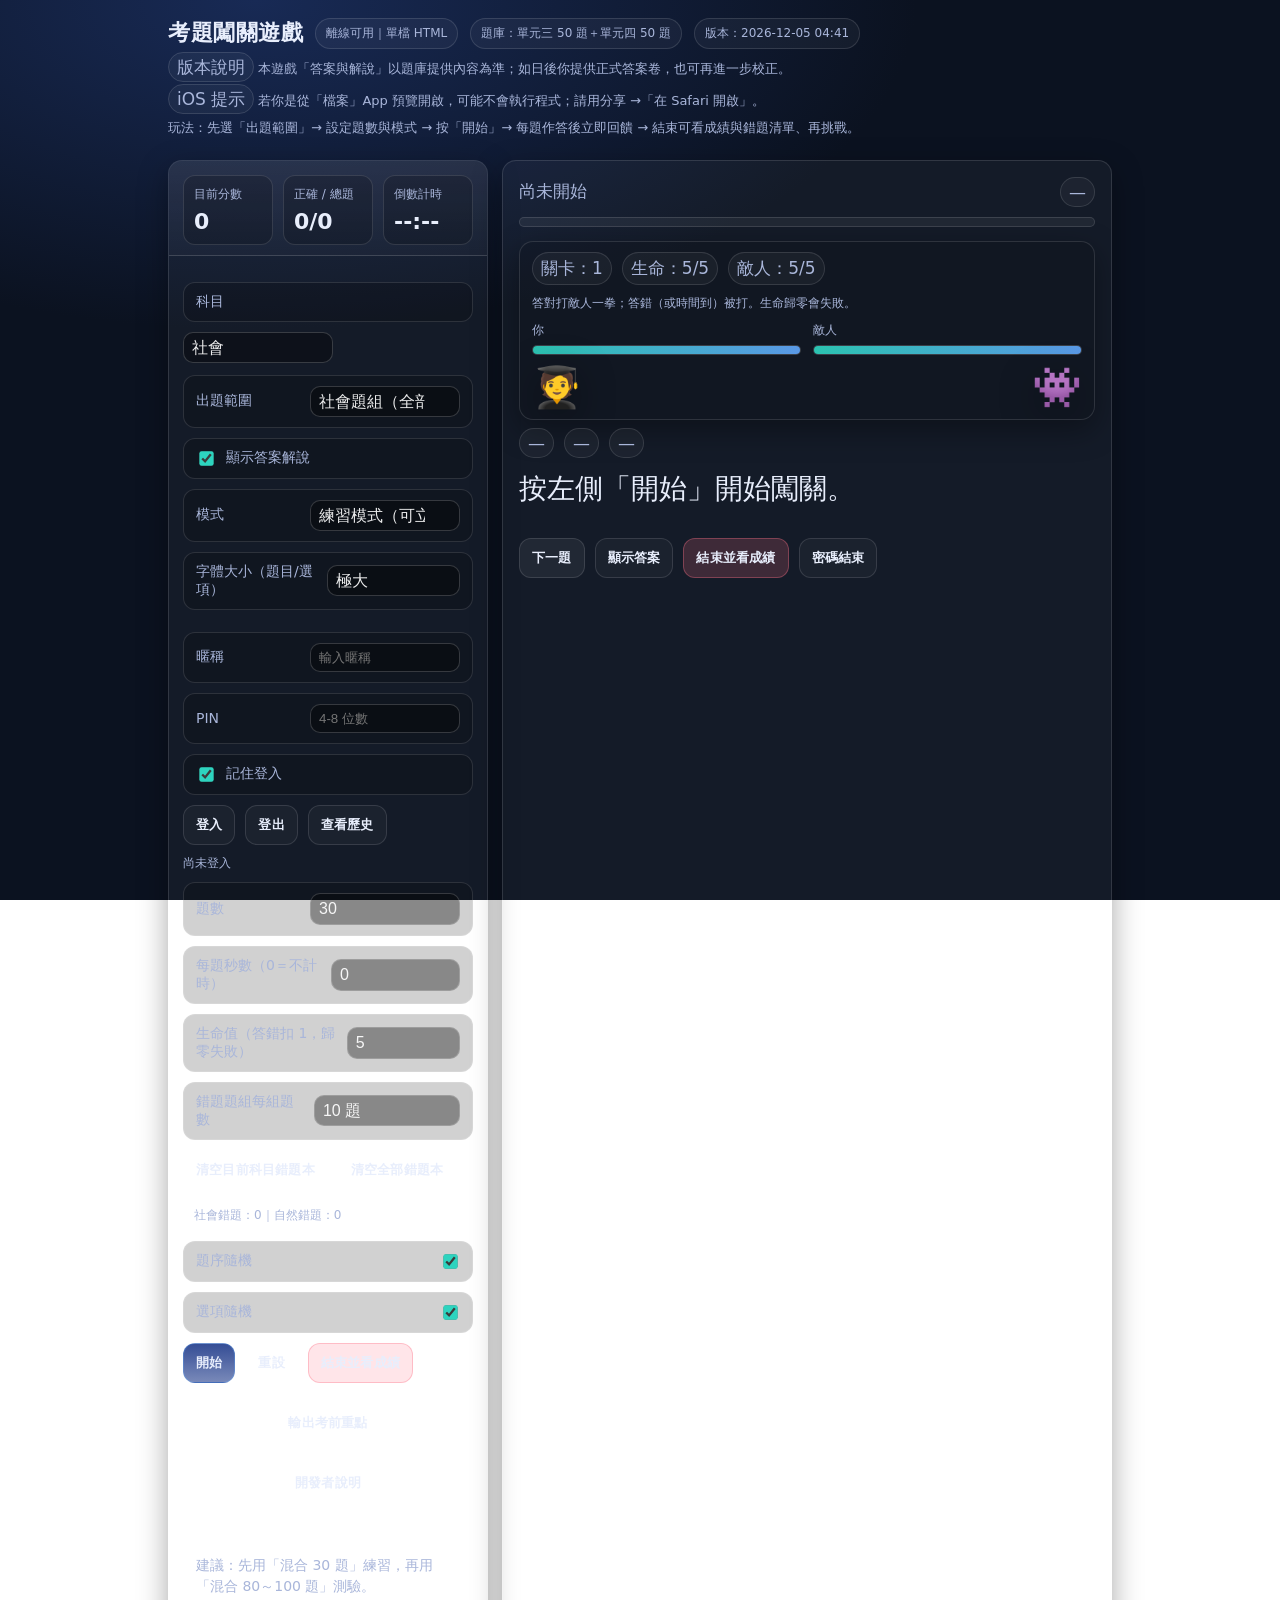
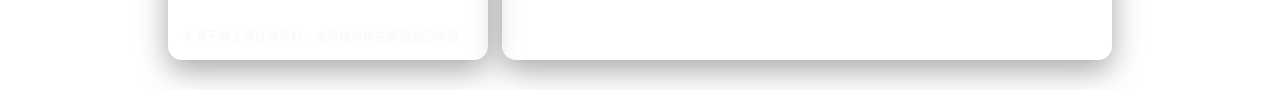
<file: index.html>
<!doctype html>

<!--
===============================================================================
題庫對戰小遊戲（單檔 HTML）— 維護/擴充說明
===============================================================================

[這個檔案做什麼]
- 這是一個「離線可用」的題庫練習小遊戲：選題庫 → 開始作答 → 答對打怪、答錯掉血 → 結算顯示
- 不需要伺服器、不需要外掛套件；直接用瀏覽器開啟即可（iOS/Safari 也可用）

[主要功能]
1) 題庫練習
   - 支援：單選 / 多選 / 是非
   - 題目顯示可調字體大小（左側控制）
   - 可顯示提示（Hint）、50/50、解析（顯示題庫內建的解答與理由）
2) 對戰玩法（Combat）
   - 答對：敵人扣血（表示你攻擊成功）
   - 答錯/超時：自己扣血（表示被打到）
   - 錯誤累積到一定程度會「被打倒」並結算
3) 錯題本（Wrong Book）
   - 每次答錯會把該題的 id 記錄到 localStorage
   - 下次可選「錯題本」或「錯題題組」只練錯題
4) 計分（總分 100）
   - 分數＝(答對題數 / 本回合題數) * 100
   - 每題配分＝100 / 本回合題數（自動計算）
5) 題庫分類與科目擴充
   - 左側有「科目」下拉選單（目前：社會；其他科目為預留）
   - 題組用 optgroup 分類（社會題組 / 自然題組 / 錯題練習）
   - 之後加入國語/自然/英文題庫，只要把題目物件標上 subject 即可被科目篩選

-------------------------------------------------------------------------------
[題庫資料結構（最重要：擴充題庫時請遵守）]
題庫以 JS 陣列呈現，元素為「題目物件」：
{
  id: "唯一ID字串",          // 必填：用於錯題本定位與去重
  subject: "社會",           // 必填：科目（社會/國語/自然/英文...）
  topic: "單元三",           // 必填：題組分類（單元三/單元四/試卷...）
  type: "單選|多選|是非",     // 必填：題型
  q: "題目文字",             // 必填：題幹
  options: ["A ...","B ..."],// 必填：選項（字串陣列；是非固定兩個）
  answer: 0 或 [0,2],        // 必填：答案索引；單選/是非為 number，多選為 array
  hint: "提示文字(可選)",
  explain: "解說文字(可選)"  // 建議提供：結算/作答後會顯示
}

- options 建議已包含字母前綴（例如 "A ..." "B ..."），方便顯示
- 多選 answer 必須是索引陣列，例如 [0,2,3]
- 是非 options 固定：["A 是（○）","B 否（×）"]，answer=0 表示「是」

-------------------------------------------------------------------------------
[科目與題組的篩選邏輯]
- subjectSel（科目）控制：依題目物件的 subject 篩選
- unitSel（題組）控制：依題目物件的 topic 篩選
- filterBank() 會把兩者組合起來，得到本回合要抽題的清單

-------------------------------------------------------------------------------
[錯題本保存位置（localStorage）]
- localStorage["quizWrongBookV1_social"] / localStorage["quizWrongBookV1_natural"]：JSON 格式，記錄答錯題目 id
- localStorage["settings"]：字體大小等 UI 設定（如有）

-------------------------------------------------------------------------------
[想要加入新科目題庫（國語/自然/英文）的最簡方式]
1) 在題庫陣列中新增題目物件
2) 每題請加上：subject: "國語"（或自然/英文）
3) topic 可以自訂：例如 "國語-第1課" 或 "自然-單元2"
4) 把科目下拉選單的 disabled 拿掉（或新增更多科目選項）
5) 不需要改遊戲核心邏輯，filterBank() 會自動依 subject/topic 篩選

-------------------------------------------------------------------------------
[維護提醒（iOS/Safari 常見問題）]
- JS 字串不可放「未轉義的換行」：要用 "\n"
- 建議維持「單檔」架構：方便分享、離線使用
===============================================================================
-->

<html lang="zh-Hant">
<head>
  <meta charset="utf-8" />
  <meta name="viewport" content="width=device-width, initial-scale=1" />
  <title>題庫對戰小遊戲</title>
  <style>
    :root{
      --bg:#0b1220;
      --panel:#111a2e;
      --card:#0f1730;
      --text:#e8eefc;
      --muted:#a9b6da;
      --good:#2dd4bf;
      --bad:#fb7185;
      --warn:#fbbf24;
      --btn:#1f2a49;
      --btn2:#1f3a8a;
      --border:rgba(255,255,255,.12);
      --shadow: 0 10px 30px rgba(0,0,0,.35);
      --radius: 14px;
    }
    *{box-sizing:border-box}
    body{
      margin:0;
      font-family: ui-sans-serif, system-ui, -apple-system, "Noto Sans TC", "Microsoft JhengHei", Arial, sans-serif;
      background: radial-gradient(1200px 600px at 20% 0%, #182a55 0%, var(--bg) 55%) fixed;
      color:var(--text);
    }
    header{
      padding:18px 18px 10px;
      max-width: 980px;
      margin: 0 auto;
    }
    .title{
      display:flex;
      gap:12px;
      align-items:flex-start;
      flex-wrap:wrap;
    }
    .badge{
      padding:6px 10px;
      border:1px solid var(--border);
      border-radius:999px;
      color:var(--muted);
      font-size:12px;
      text-decoration:none;
      background: rgba(255,255,255,.04);
    }
    .badge.disabledLink{
      opacity:.5;
      pointer-events:none;
    }
    h1{margin:0;font-size:22px;letter-spacing:.5px}
    .sub{
      margin:6px 0 0;
      color:var(--muted);
      font-size:13px;
      line-height:1.5;
      max-width: 900px;
    }
    main{
      max-width: 980px;
      margin: 0 auto;
      padding: 12px 18px 30px;
      display:grid;
      grid-template-columns: 320px 1fr;
      gap: 14px;
    }
    body.play-mode main{
      grid-template-columns: 1fr;
      max-width: 100%;
    }
    body.play-mode main > section:first-child{
      display:none;
    }
    @media (max-width: 900px){ main{grid-template-columns: 1fr} }
    .panel{
      background: rgba(255,255,255,.04);
      border:1px solid var(--border);
      border-radius: var(--radius);
      box-shadow: var(--shadow);
      overflow:hidden;
    }
    .panel .hd{
      padding:14px 14px 10px;
      border-bottom:1px solid var(--border);
      background: linear-gradient(180deg, rgba(255,255,255,.06), rgba(255,255,255,.02));
    }
    .panel .bd{ padding:14px; }
    .kpi{
      display:grid;
      grid-template-columns: repeat(3, 1fr);
      gap: 10px;
    }
    .kpi .box{
      background: rgba(0,0,0,.18);
      border:1px solid var(--border);
      border-radius: 12px;
      padding:10px;
      min-height:68px;
    }
    .kpi .label{ color:var(--muted); font-size:12px; }
    .kpi .val{ font-size:20px; font-weight:700; margin-top:6px; }
    .row{ display:flex; gap:10px; flex-wrap:wrap; align-items:center; }
    .ctrl{ margin-top: 12px; display:grid; gap:10px; }
    .ctrl label{
      display:flex;
      gap:10px;
      align-items:center;
      justify-content:space-between;
      padding:10px 12px;
      background: rgba(0,0,0,.18);
      border:1px solid var(--border);
      border-radius: 12px;
      color: var(--muted);
      font-size: 13px;
    }
    .ctrl input[type="number"], .ctrl input[type="text"], .ctrl input[type="password"], .ctrl select{
      width: 150px;
      padding: 6px 8px;
      border-radius: 10px;
      border:1px solid var(--border);
      background: rgba(255,255,255,.06);
      color: var(--text);
      outline: none;
    }
    .ctrl input[type="checkbox"]{ transform: scale(1.1); accent-color: var(--good); }
    button{
      cursor:pointer;
      border:1px solid var(--border);
      border-radius: 12px;
      padding: 10px 12px;
      color: var(--text);
      background: rgba(255,255,255,.06);
      transition: transform .06s ease, background .15s ease;
      font-weight: 650;
      letter-spacing:.2px;
    }
    button:hover{background: rgba(255,255,255,.09)}
    button:active{transform: translateY(1px)}
    .primary{
      background: linear-gradient(180deg, rgba(31,58,138,.9), rgba(31,58,138,.6));
      border-color: rgba(96,165,250,.35);
    }
    .danger{
      background: rgba(251,113,133,.18);
      border-color: rgba(251,113,133,.35);
    }
    .ghost{background: rgba(255,255,255,.03)}
    .quiz{ padding: 16px; }
    .progress{
      display:flex;
      gap:10px;
      align-items:center;
      justify-content:space-between;
      margin-bottom: 10px;
      color: var(--muted);
      font-size: 13px;
    }
    .bar{
      height: 10px;
      border-radius: 999px;
      background: rgba(255,255,255,.06);
      border:1px solid var(--border);
      overflow:hidden;
      margin: 8px 0 14px;
    }
    .bar > div{
      height:100%;
      width:0%;
      background: linear-gradient(90deg, rgba(45,212,191,.9), rgba(96,165,250,.9));
    }
    .q{ font-size: 18px; line-height: 1.55; margin: 8px 0 12px; }
    .meta{ color: var(--muted); font-size: 12px; display:flex; gap:10px; flex-wrap:wrap; align-items:center; }
    .chip{ padding: 4px 8px; border-radius: 999px; border:1px solid var(--border); background: rgba(255,255,255,.04); }
    .opts{ display:grid; gap:10px; margin-top: 12px; }
    .opt{
      text-align:left;
      padding: 12px 12px;
      background: rgba(0,0,0,.18);
      border:1px solid var(--border);
      border-radius: 12px;
      font-size: 15px;
      line-height: 1.4;
    }
    .opt.correct{ border-color: rgba(45,212,191,.5); background: rgba(45,212,191,.12); }
    .opt.wrong{ border-color: rgba(251,113,133,.5); background: rgba(251,113,133,.12); }
    .foot{ display:flex; gap:10px; flex-wrap:wrap; align-items:center; margin-top: 14px; }
    .msg{
      margin-top: 10px;
      padding: 10px 12px;
      border-radius: 12px;
      border:1px solid var(--border);
      background: rgba(255,255,255,.04);
      color: var(--muted);
      line-height: 1.5;
      font-size: 13px;
      white-space: pre-line;
    }
    .msg.good{border-color: rgba(45,212,191,.35); color: rgba(45,212,191,.95); background: rgba(45,212,191,.08)}
    .msg.bad{border-color: rgba(251,113,133,.35); color: rgba(251,113,133,.95); background: rgba(251,113,133,.08)}
    .hidden{display:none!important}
    .summary{ padding: 16px; }
    .bonus{
      margin-top: 14px;
      padding: 12px;
      border:1px solid var(--border);
      border-radius: 12px;
      background: rgba(0,0,0,.18);
    }
    .bonusFrameWrap{ margin-top: 10px; position: relative; }
    .bonusFrame{
      width:100%;
      height:640px;
      border:1px solid var(--border);
      border-radius: 12px;
      background:#f95240;
    }
    .bonusLoading{
      position:absolute;
      inset:0;
      display:flex;
      align-items:center;
      justify-content:center;
      color: var(--muted);
      background: rgba(0,0,0,.25);
      border-radius: 12px;
      pointer-events:none;
    }
    .bonusFrameWrap:fullscreen,
    .bonusFrameWrap:-webkit-full-screen{
      width:100%;
      height:100%;
      padding:16px;
      background:#0b1220;
      overflow:auto;
    }
    .bonusFrameWrap:fullscreen .bonusFrame,
    .bonusFrameWrap:-webkit-full-screen .bonusFrame{
      height: calc(100% - 16px);
    }
    @media (max-width: 520px){
      .bonusFrame{ height: 520px; }
    }
    table{ width:100%; border-collapse: collapse; margin-top: 10px; font-size: 13px; }
    th, td{ border-bottom: 1px solid var(--border); padding: 8px 6px; vertical-align: top; }
    th{ color: var(--muted); font-weight: 700; text-align:left; }
    .small{font-size:12px;color:var(--muted)}
    .watermark{ margin-top: 10px; font-size: 12px; color: rgba(233, 239, 252, .5); }
  
    /* Combat animations */
    @keyframes punchL { 0%{transform:translateX(0)} 40%{transform:translateX(18px)} 100%{transform:translateX(0)} }
    @keyframes punchR { 0%{transform:translateX(0)} 40%{transform:translateX(-18px)} 100%{transform:translateX(0)} }
    @keyframes hit { 0%{transform:translateX(0)} 20%{transform:translateX(-6px)} 40%{transform:translateX(6px)} 60%{transform:translateX(-4px)} 80%{transform:translateX(4px)} 100%{transform:translateX(0)} }
    .punchL{ animation: punchL .20s ease-out 0s 1; }
    .punchR{ animation: punchR .20s ease-out 0s 1; }
    .hit{ animation: hit .25s ease-out 0s 1; }


    /* Options layout improvements for many-choice questions */
    .opts.many { grid-template-columns: 1fr; }
    .opt.compact { padding: 10px 10px; font-size: 14px; }
    @media (min-width: 760px){
      .opts.many { grid-template-columns: 1fr 1fr; }
    }


    /* Readability boost (larger fonts) */
    body{ font-size: 16px; }
    .q{ font-size: 22px; line-height: 1.65; }
    .opt{ font-size: 18px; line-height: 1.55; padding: 14px 14px; }
    .opt.compact{ font-size: 16px; padding: 12px 12px; }
    .meta, .chip, .progress{ font-size: 14px; }
    .kpi .val{ font-size: 22px; }
    .ctrl label{ font-size: 14px; }
    .ctrl input[type="number"], .ctrl select{ font-size: 16px; }
    .msg{ font-size: 14px; }
    @media (max-width: 420px){
      .q{ font-size: 21px; }
      .opt{ font-size: 17px; }
    }


    /* Font scale variables (user-adjustable) */
    :root{
      --qSize: 22px;
      --optSize: 18px;
      --optCompactSize: 16px;
      --metaSize: 14px;
    }
    .q{ font-size: var(--qSize, 22px) !important; line-height: 1.65 !important; }
    .opt{ font-size: var(--optSize, 18px) !important; line-height: 1.55 !important; }
    .opt.compact{ font-size: var(--optCompactSize, 16px) !important; }
    .meta, .chip, .progress{ font-size: var(--metaSize, 14px) !important; }


    /* Wrong-book controls */
    #wrongCountBadge{ display:inline-block; }
    @media (max-width: 520px){
      #wrongCountBadge{ margin-top:6px; }
    }


    /* Hint: eliminate options */
    .opt.elim{ display:none !important; }


    /* Reduce glare: dark controls in left panel */
    .ctrl select,
    .ctrl input[type="number"],
    .ctrl input[type="text"],
    .ctrl input[type="password"]{
      background: rgba(0,0,0,.35) !important;
      color: rgba(255,255,255,.92) !important;
      border: 1px solid rgba(255,255,255,.18) !important;
      box-shadow: none !important;
      -webkit-appearance: none;
      appearance: none;
    }
    .ctrl select{
      padding-right: 34px; /* room for arrow */
      background-image:
        linear-gradient(45deg, transparent 50%, rgba(255,255,255,.75) 50%),
        linear-gradient(135deg, rgba(255,255,255,.75) 50%, transparent 50%),
        linear-gradient(to right, transparent, transparent);
      background-position:
        calc(100% - 18px) 50%,
        calc(100% - 12px) 50%,
        100% 0;
      background-size: 6px 6px, 6px 6px, 2.5em 2.5em;
      background-repeat: no-repeat;
    }
    .ctrl select:focus,
    .ctrl input[type="number"]:focus,
    .ctrl input[type="text"]:focus,
    .ctrl input[type="password"]:focus{
      outline: none !important;
      border-color: rgba(59,130,246,.55) !important;
    }
    /* Attempt to darken dropdown options (some browsers ignore; harmless) */
    .ctrl option{
      background: #111 !important;
      color: #eee !important;
    }


    .msg{ white-space: pre-line; }

    /* Developer Guide modal */
    .devModalBackdrop{ position:fixed; inset:0; background:rgba(0,0,0,.55); display:none; align-items:center; justify-content:center; z-index:9999; padding:16px; }
    .devModal{ width:min(900px, 100%); max-height:88vh; overflow:auto; background:#12141a; border:1px solid rgba(255,255,255,.14); border-radius:14px; box-shadow:0 10px 40px rgba(0,0,0,.45); }
    .devModalHeader{ display:flex; align-items:center; justify-content:space-between; gap:12px; padding:14px 16px; border-bottom:1px solid rgba(255,255,255,.12); }
    .devModalHeader h3{ margin:0; font-size:18px; }
    .devModalBody{ padding:14px 16px 18px; }
    .devModalBody h4{ margin:16px 0 8px; font-size:16px; }
    .devModalBody p, .devModalBody li{ line-height:1.6; }
    .devModalBody code{ background:rgba(255,255,255,.08); padding:1px 6px; border-radius:6px; }
    .devModalBody pre{ background:rgba(255,255,255,.06); padding:12px; border-radius:12px; overflow:auto; border:1px solid rgba(255,255,255,.10); }
    .devBtn{ width:100%; }

    /* Review Notes modal */
    .reviewModalBackdrop{ position:fixed; inset:0; background:rgba(0,0,0,.55); display:none; align-items:center; justify-content:center; z-index:9999; padding:16px; }
    .reviewModal{ width:min(900px, 100%); max-height:88vh; overflow:auto; background:#12141a; border:1px solid rgba(255,255,255,.14); border-radius:14px; box-shadow:0 10px 40px rgba(0,0,0,.45); }
    .reviewModalHeader{ display:flex; align-items:center; justify-content:space-between; gap:12px; padding:14px 16px; border-bottom:1px solid rgba(255,255,255,.12); }
    .reviewModalHeader h3{ margin:0; font-size:18px; }
    .reviewModalBody{ padding:14px 16px 18px; }
    .reviewTextarea{
      width:100%;
      min-height:360px;
      border-radius:12px;
      border:1px solid rgba(255,255,255,.14);
      background: rgba(255,255,255,.04);
      color: var(--text);
      padding:10px 12px;
      font-family: ui-monospace, SFMono-Regular, Menlo, Monaco, Consolas, "Liberation Mono", "Courier New", monospace;
      font-size:13px;
      line-height:1.6;
      white-space: pre;
    }
</style>
</head>
<body>
<header>
  <div class="title">
    <h1>考題闖關遊戲</h1>
    <span class="badge">離線可用｜單檔 HTML</span>
    <span class="badge">題庫：單元三 50 題＋單元四 50 題</span>
    <span class="badge" id="versionBadge">版本：--</span>
  </div>
  <p class="sub"><span class="chip">版本說明</span> 本遊戲「答案與解說」以題庫提供內容為準；如日後你提供正式答案卷，也可再進一步校正。 </p>
  <p class="sub"><span class="chip">iOS 提示</span> 若你是從「檔案」App 預覽開啟，可能不會執行程式；請用分享 →「在 Safari 開啟」。</p>
  <p class="sub">
    玩法：先選「出題範圍」→ 設定題數與模式 → 按「開始」→ 每題作答後立即回饋 → 結束可看成績與錯題清單、再挑戰。
  </p>
</header>

<main>
  <section class="panel">
    <div class="hd">
      <div class="kpi">
        <div class="box">
          <div class="label">目前分數</div>
          <div class="val" id="kpiScore">0</div>
        </div>
        <div class="box">
          <div class="label">正確 / 總題</div>
          <div class="val" id="kpiAcc">0/0</div>
        </div>
        <div class="box">
          <div class="label">倒數計時</div>
          <div class="val" id="kpiTime">--:--</div>
        </div>
      </div>
    </div>
    <div class="bd">
      
        <div class="ctrl">
          <label>科目</label>
          <select id="subjectSel">
            <option value="社會">社會</option>
            <option value="國語" disabled>國語（預留）</option>
            <option value="自然">自然</option>
            <option value="英文" disabled>英文（預留）</option>
          </select>
        </div>
<div class="ctrl">
        <label>出題範圍
          <select id="unitSel">
            <optgroup label="社會題組">
              <option value="soc_all">社會題組（全部）</option>
            </optgroup>
            <optgroup label="自然題組">
              <option value="nat1">自然題組1（自然.pdf）</option>
            </optgroup>
            <optgroup label="錯題練習">
              <option value="wrong_soc">社會錯題本</option>
              <option value="wrongset_soc">社會錯題題組（每組固定題數）</option>
              <option value="wrong_nat">自然錯題本</option>
              <option value="wrongset_nat">自然錯題題組（每組固定題數）</option>
            </optgroup>
</select>
        </label>

        <label class="row" style="align-items:center; justify-content:flex-start; gap:10px">
          <input id="showExplain" type="checkbox" checked style="width:auto; transform: scale(1.1);" />
          <span>顯示答案解說</span>
        </label>

        <label>模式
          <select id="mode">
            <option value="practice">練習模式（可立即看答案）</option>
            <option value="exam">測驗模式（作答後才能下一題）</option>
          </select>
        </label>

        <label>字體大小（題目/選項）
          <select id="fontScale">
            <option value="S">小</option>
            <option value="M">中</option>
            <option value="L">大</option>
            <option value="XL">特大</option>
            <option value="XXL">超大</option>
            <option value="XXXL" selected>極大</option>
          </select>
        </label>

        <div class="ctrl">
          <label>暱稱
            <input id="remoteUser" type="text" placeholder="輸入暱稱" />
          </label>
          <label>PIN
            <input id="remotePin" type="password" inputmode="numeric" placeholder="4-8 位數" />
          </label>
          <label class="row" style="align-items:center; justify-content:flex-start; gap:10px">
            <input id="remoteRemember" type="checkbox" checked />
            <span>記住登入</span>
          </label>
          <div class="row">
            <button class="ghost" id="btnRemoteLogin" type="button">登入</button>
            <button class="ghost" id="btnRemoteLogout" type="button">登出</button>
            <button class="ghost" id="btnRemoteHistory" type="button">查看歷史</button>
          </div>
          <div class="small" id="remoteStatus">尚未登入</div>
        </div>

        <label>題數
          <input id="count" type="number" min="5" max="100" value="30" />
        </label>

        <label>每題秒數（0＝不計時）
          <input id="sec" type="number" min="0" max="180" value="0" />
        </label>

        <label>生命值（答錯扣 1，歸零失敗）
          <input id="lives" type="number" min="1" max="10" value="5" />
        </label>

        <label>錯題題組每組題數
          <select id="wrongGroupSize">
            <option value="5">5 題</option>
            <option value="10" selected>10 題</option>
            <option value="15">15 題</option>
            <option value="20">20 題</option>
          </select>
        </label>

        <div class="row">
          <button class="ghost" id="btnClearWrong">清空目前科目錯題本</button>
          <button class="ghost" id="btnClearWrongAll">清空全部錯題本</button>
          <span class="badge" id="wrongCountBadge">社會錯題：0｜自然錯題：0</span>
        </div>

        <label>題序隨機
          <input id="shuffle" type="checkbox" checked />
        </label>

        <label>選項隨機
          <input id="shuffleOpt" type="checkbox" checked />
        </label>

        <div class="row">
          <button class="primary" id="btnStart">開始</button>
          <button class="ghost" id="btnReset">重設</button>
          <button class="danger" id="btnEnd" disabled>結束並看成績</button>
        </div>
        <div class="row" style="margin-top:10px;">
          <button class="ghost devBtn" id="btnReviewNotes" type="button">輸出考前重點</button>
        </div>
        <div class="row" style="margin-top:10px;">
          <button class="ghost devBtn" id="btnDevGuide" type="button">開發者說明</button>
        </div>


        <div class="msg" id="leftMsg">
          建議：先用「混合 30 題」練習，再用「混合 80～100 題」測驗。
        </div>
        <div class="watermark">本頁不會上傳任何資料；成績僅保留在瀏覽器記憶體。</div>
      </div>
    </div>
  </section>

  <section class="panel">
    <div class="quiz" id="quizPane">
      <div class="progress">
        <div id="pText">尚未開始</div>
        <div id="pMode" class="chip">—</div>
      </div>
      <div class="bar"><div id="pBar"></div></div>

      
      <!-- Combat UI -->
      <div class="panel" style="margin:12px 0 8px; background: rgba(0,0,0,.14); border:1px solid var(--border); border-radius: 14px; overflow:hidden;">
        <div style="padding:10px 12px; display:flex; align-items:center; justify-content:space-between; gap:10px; flex-wrap:wrap;">
          <div class="meta">
            <span class="chip" id="stageChip">關卡：1</span>
            <span class="chip" id="lifeChip">生命：5/5</span>
            <span class="chip" id="enemyChip">敵人：5/5</span>
          </div>
          <div class="small" id="combatHint">答對打敵人一拳；答錯（或時間到）被打。生命歸零會失敗。</div>
        </div>
        <div style="padding: 0 12px 12px;">
          <div style="display:grid; grid-template-columns: 1fr 1fr; gap: 12px; align-items:center;">
            <div>
              <div class="small" style="margin-bottom:6px;">你</div>
              <div class="bar" style="margin:0;"><div id="hpPlayerBar"></div></div>
            </div>
            <div>
              <div class="small" style="margin-bottom:6px;">敵人</div>
              <div class="bar" style="margin:0;"><div id="hpEnemyBar"></div></div>
            </div>
          </div>
          <div style="display:flex; justify-content:space-between; align-items:flex-end; gap:12px; margin-top:12px;">
            <div id="fighterPlayer" style="flex:1; text-align:left; font-size:40px; line-height:1; filter: drop-shadow(0 10px 20px rgba(0,0,0,.4));">🧑‍🎓</div>
            <div id="fighterEnemy" style="flex:1; text-align:right; font-size:40px; line-height:1; filter: drop-shadow(0 10px 20px rgba(0,0,0,.4));">👾</div>
          </div>
        </div>
      </div>
<div class="meta">
        <span class="chip" id="chipTopic">—</span>
        <span class="chip" id="chipType">—</span>
        <span class="chip" id="chipNo">—</span>
      </div>

      <div class="q" id="qText">按左側「開始」開始闖關。</div>
      <div class="opts" id="opts"></div>

      <div class="foot">
        <button id="btnNext" disabled>下一題</button>
        <button id="btnReveal" class="ghost" disabled>顯示答案</button>
        <button id="btnFinishEarly" class="danger" disabled>結束並看成績</button>
        <button id="btnPassFinish" class="ghost" disabled>密碼結束</button>
      </div>

      <div class="msg hidden" id="feedback"></div>
    </div>

    <div class="summary hidden" id="summaryPane">
      <h2 style="margin:0 0 6px;font-size:18px;">成績單</h2>
      <div class="meta">
        <span class="chip" id="sumScore">分數：0</span>
        <span class="chip" id="sumAcc">正確率：0%</span>
        <span class="chip" id="sumTime">用時：--:--</span>
      </div>
      <p class="sub" style="margin-top:10px">
        錯題清單（可用來複習）。點「再挑戰」會重新抽題。
      </p>

      <div id="wrongWrap" class="msg" style="margin-top:10px">
        <div class="small">沒有錯題，表現很好。</div>
      </div>

      <div id="bonusWrap" class="bonus hidden">
        <div class="row" style="justify-content:space-between; align-items:center;">
          <div>
            <div class="small">獎勵關卡</div>
            <div style="font-weight:700">疊塔小遊戲</div>
          </div>
          <div class="row">
            <button class="ghost" id="btnBonusToggle" type="button">展開遊戲</button>
            <a class="badge" id="bonusNewTab" href="bonus/tower/index.html" target="_blank" rel="noopener">新視窗開啟</a>
          </div>
        </div>
        <div class="small" id="bonusNote" style="margin-top:6px;">分數達 85 以上可解鎖（本次限玩 1 次、5 分鐘）。遊戲來源：iamkun/tower_game（MIT）。</div>
          <div id="bonusFrameWrap" class="bonusFrameWrap hidden">
          <iframe id="bonusFrame" class="bonusFrame" title="獎勵關卡：疊塔遊戲" loading="lazy" src="about:blank" data-src="bonus/tower/index.html" allow="fullscreen" allowfullscreen></iframe>
            <div id="bonusLoading" class="bonusLoading">載入中...</div>
          </div>
        </div>

      <div id="bonus2048Wrap" class="bonus hidden">
        <div class="row" style="justify-content:space-between; align-items:center;">
          <div>
            <div class="small">獎勵關卡</div>
            <div style="font-weight:700">2048</div>
          </div>
          <div class="row">
            <button class="ghost" id="btn2048Toggle" type="button">展開遊戲</button>
            <a class="badge" id="bonus2048NewTab" href="bonus/2048/index.html" target="_blank" rel="noopener">新視窗開啟</a>
          </div>
        </div>
        <div class="small" id="note2048" style="margin-top:6px;">分數達 85 以上可解鎖（本次限玩 1 次、5 分鐘）。</div>
        <div id="bonus2048FrameWrap" class="bonusFrameWrap hidden">
          <iframe id="bonus2048Frame" class="bonusFrame" title="獎勵關卡：2048" loading="lazy" src="about:blank" data-src="bonus/2048/index.html" allow="fullscreen" allowfullscreen></iframe>
          <div id="bonus2048Loading" class="bonusLoading">載入中...</div>
        </div>
      </div>

      <div id="bonusMemoryWrap" class="bonus hidden">
        <div class="row" style="justify-content:space-between; align-items:center;">
          <div>
            <div class="small">獎勵關卡</div>
            <div style="font-weight:700">記憶翻牌</div>
          </div>
          <div class="row">
            <button class="ghost" id="btnMemoryToggle" type="button">展開遊戲</button>
            <a class="badge" id="bonusMemoryNewTab" href="bonus/memory/index.html" target="_blank" rel="noopener">新視窗開啟</a>
          </div>
        </div>
        <div class="small" id="noteMemory" style="margin-top:6px;">分數達 85 以上可解鎖（本次限玩 1 次、5 分鐘）。</div>
        <div id="bonusMemoryFrameWrap" class="bonusFrameWrap hidden">
          <iframe id="bonusMemoryFrame" class="bonusFrame" title="獎勵關卡：記憶翻牌" loading="lazy" src="about:blank" data-src="bonus/memory/index.html" allow="fullscreen" allowfullscreen></iframe>
          <div id="bonusMemoryLoading" class="bonusLoading">載入中...</div>
        </div>
      </div>

      <div class="row" style="margin-top:12px">
        <button class="primary" id="btnRetry">再挑戰</button>
        <button class="ghost" id="btnNextSet" style="display:none">下一組（錯題題組）</button>
        <button class="ghost" id="btnBack">回到題目</button>
      </div>
    </div>
  </section>
</main>

<script>


/* iOS/Safari 相容版：避免使用 object spread、arrow function、String.replaceAll 等較新語法 */

/* --------------------------------------------------------------------------
 * 題庫區（QUESTION_BANK）
 * - 這裡是「原始題庫」：單元三/單元四/試卷/錯題等題目都在此
 * - 之後要加新題目，請遵守上方說明的題目物件結構（id/subject/topic/type...）
 * -------------------------------------------------------------------------- */

var QUESTION_BANK = [
  {
    "id": "U3-01",
    "topic": "單元三",
    "type": "單選",
    "q": "清帝國把臺灣納入版圖後，最初常採取哪種作法來管理移民？",
    "options": [
      "A 鼓勵大量移民",
      "B 完全不管",
      "C 限制渡海來臺",
      "D 禁止任何商業"
    ],
    "answer": 2,
    "explain": "早期為維持治安與管理，多有限制渡臺措施。",
    "subject": "社會"
  },
  {
    "id": "U3-02",
    "topic": "單元三",
    "type": "單選",
    "q": "早期移民渡海來臺最常遇到的危險是：",
    "options": [
      "A 沙漠風暴",
      "B 海象多變、船難",
      "C 暴風雪",
      "D 火山噴發"
    ],
    "answer": 1,
    "explain": "早期渡臺多靠木帆船，海象受季風影響變化大，最常見的風險就是遇到風浪造成船難。因此本題選項「海象多變、船難」最符合題意。",
    "subject": "社會"
  },
  {
    "id": "U3-03",
    "topic": "單元三",
    "type": "單選",
    "q": "早期移民到臺灣後，開墾時常面對的困難不包含：",
    "options": [
      "A 瘴癘疾病",
      "B 天災",
      "C 人力不足",
      "D 極地結冰"
    ],
    "answer": 3,
    "explain": "題目在找「例外／不符合」的一項；選項「極地結冰」不屬於題幹所述原因或特徵，因此為正確答案。",
    "subject": "社會"
  },
  {
    "id": "U3-04",
    "topic": "單元三",
    "type": "單選",
    "q": "清廷限制人民渡海來臺的主要目的之一是：",
    "options": [
      "A 讓臺灣人口變少到無人居住",
      "B 避免人口暴增造成治安與管理困難",
      "C 讓臺灣成為國外殖民地",
      "D 讓所有人都回到原住地"
    ],
    "answer": 1,
    "explain": "早期渡臺多靠木帆船，海象受季風影響變化大，最常見的風險就是遇到風浪造成船難。因此本題選項「避免人口暴增造成治安與管理困難」最符合題意。",
    "subject": "社會"
  },
  {
    "id": "U3-05",
    "topic": "單元三",
    "type": "單選",
    "q": "早期移民開墾土地時，最需要優先處理的是：",
    "options": [
      "A 建高樓大廈",
      "B 水源與灌溉",
      "C 蓋機場",
      "D 蓋大型工廠"
    ],
    "answer": 1,
    "explain": "開墾要先解決水源與灌溉問題，才能穩定耕作、擴大聚落並改善生活。因此本題選項「水源與灌溉」最符合題意。",
    "subject": "社會"
  },
  {
    "id": "U3-06",
    "topic": "單元三",
    "type": "單選",
    "q": "「興建水利」最主要是為了：",
    "options": [
      "A 增加鹽分",
      "B 灌溉農田、改善生活",
      "C 讓河流消失",
      "D 只為觀光"
    ],
    "answer": 1,
    "explain": "興建水利（如開挖圳溝引水）是為了把水導入農田與聚落，穩定耕作並改善生活。因此本題選項「灌溉農田、改善生活」最符合題意。",
    "subject": "社會"
  },
  {
    "id": "U3-07",
    "topic": "單元三",
    "type": "單選",
    "q": "下列哪一項最像「水利建設」？",
    "options": [
      "A 舖設鐵軌",
      "B 開挖圳溝引水",
      "C 蓋百貨公司",
      "D 開設電影院"
    ],
    "answer": 1,
    "explain": "興建水利（如開挖圳溝引水）是為了把水導入農田與聚落，穩定耕作並改善生活。因此本題選項「開挖圳溝引水」最符合題意。",
    "subject": "社會"
  },
  {
    "id": "U3-08",
    "topic": "單元三",
    "type": "單選",
    "q": "早期臺灣社會常出現「械鬥」的原因最可能是：",
    "options": [
      "A 大家都想比賽跑步",
      "B 因籍貫、宗族、資源（田地水源）等衝突",
      "C 因為大家都愛唱歌",
      "D 因為天氣太冷"
    ],
    "answer": 1,
    "explain": "早期移民常因籍貫、宗族與田地水源等資源競爭而引發械鬥，造成社會動盪與治安不安。因此本題選項「因籍貫、宗族、資源（田地水源）等衝突」最符合題意。",
    "subject": "社會"
  },
  {
    "id": "U3-09",
    "topic": "單元三",
    "type": "單選",
    "q": "「民變」最接近下列哪一種情況？",
    "options": [
      "A 因不滿政策或生活困難而引發群眾反抗",
      "B 因節慶而遊行",
      "C 因運動比賽吵架",
      "D 因旅遊迷路"
    ],
    "answer": 0,
    "explain": "民變多源自生活困苦、賦稅沉重或官府治理不當等壓力，累積不滿後引發群眾反抗。因此本題選項「因不滿政策或生活困難而引發群眾反抗」最符合題意。",
    "subject": "社會"
  },
  {
    "id": "U3-10",
    "topic": "單元三",
    "type": "單選",
    "q": "清代臺灣社會動亂頻仍，最可能造成的結果是：",
    "options": [
      "A 商業更繁榮、人人富有",
      "B 治安不穩、生活不安定",
      "C 交通變得更方便",
      "D 氣候變得更好"
    ],
    "answer": 1,
    "explain": "依題意判讀，選項「治安不穩、生活不安定」最符合題幹描述的條件與概念，因此為正確答案。",
    "subject": "社會"
  },
  {
    "id": "U3-11",
    "topic": "單元三",
    "type": "單選",
    "q": "「漢人文化成為社會主流」較符合哪個現象？",
    "options": [
      "A 漢字教育、廟宇信仰、傳統節慶普遍",
      "B 全島只說外語",
      "C 全島只過西方節日",
      "D 沒有任何宗教活動"
    ],
    "answer": 0,
    "explain": "漢人移民增加後，語言文字、廟宇信仰與節慶等生活文化在臺灣更普遍，逐漸成為社會主流。因此本題選項「漢字教育、廟宇信仰、傳統節慶普遍」最符合題意。",
    "subject": "社會"
  },
  {
    "id": "U3-12",
    "topic": "單元三",
    "type": "單選",
    "q": "下列哪一項最可能是清代漢人文化擴散的方式？",
    "options": [
      "A 建書院或私塾教漢字",
      "B 大量興建冰宮",
      "C 發明太空船",
      "D 全島禁用文字"
    ],
    "answer": 0,
    "explain": "漢人移民增加後，語言文字、廟宇信仰與節慶等生活文化在臺灣更普遍，逐漸成為社會主流。因此本題選項「建書院或私塾教漢字」最符合題意。",
    "subject": "社會"
  },
  {
    "id": "U3-13",
    "topic": "單元三",
    "type": "單選",
    "q": "「開港通商」最直接的意思是：",
    "options": [
      "A 關閉港口不准買賣",
      "B 開放港口與外國做生意",
      "C 只准內陸交易",
      "D 只准交換禮物"
    ],
    "answer": 1,
    "explain": "開港通商讓外國商船進出，帶動貿易與港口城市發展，也使臺灣與世界交流更頻繁。因此本題選項「開放港口與外國做生意」最符合題意。",
    "subject": "社會"
  },
  {
    "id": "U3-14",
    "topic": "單元三",
    "type": "單選",
    "q": "開港通商後，臺灣最可能出現的改變是：",
    "options": [
      "A 完全沒有外國人",
      "B 貿易增加、港口城市更熱鬧",
      "C 交通全部消失",
      "D 農作全部停止"
    ],
    "answer": 1,
    "explain": "開港通商讓外國商船進出，帶動貿易與港口城市發展，也使臺灣與世界交流更頻繁。因此本題選項「貿易增加、港口城市更熱鬧」最符合題意。",
    "subject": "社會"
  },
  {
    "id": "U3-15",
    "topic": "單元三",
    "type": "單選",
    "q": "開港通商常會帶動哪一種產業或活動？",
    "options": [
      "A 海運與商業",
      "B 冰上捕魚",
      "C 沙漠駱駝隊",
      "D 雪地滑雪業"
    ],
    "answer": 0,
    "explain": "開港通商讓外國商船進出，帶動貿易與港口城市發展，也使臺灣與世界交流更頻繁。因此本題選項「海運與商業」最符合題意。",
    "subject": "社會"
  },
  {
    "id": "U3-16",
    "topic": "單元三",
    "type": "單選",
    "q": "牡丹社事件後，清廷更重視臺灣的原因最可能是：",
    "options": [
      "A 臺灣完全沒有戰略價值",
      "B 發現臺灣需要加強防務與建設",
      "C 臺灣變成沙漠",
      "D 臺灣不再有人居住"
    ],
    "answer": 1,
    "explain": "牡丹社事件使清廷意識到臺灣的戰略與治理問題，之後更傾向加強防務與推動建設、治理。因此本題選項「發現臺灣需要加強防務與建設」最符合題意。",
    "subject": "社會"
  },
  {
    "id": "U3-17",
    "topic": "單元三",
    "type": "單選",
    "q": "牡丹社事件後較可能出現的政策方向是：",
    "options": [
      "A 放棄臺灣",
      "B 加強治理、推動開發與防務",
      "C 禁止任何建設",
      "D 只做觀光"
    ],
    "answer": 1,
    "explain": "牡丹社事件使清廷意識到臺灣的戰略與治理問題，之後更傾向加強防務與推動建設、治理。因此本題選項「加強治理、推動開發與防務」最符合題意。",
    "subject": "社會"
  },
  {
    "id": "U3-18",
    "topic": "單元三",
    "type": "單選",
    "q": "「清法戰爭」與臺灣的關聯常見是：",
    "options": [
      "A 法國在臺灣攻擊港口/據點，使清廷更重視臺灣防衛",
      "B 與臺灣完全無關",
      "C 只有內陸作戰",
      "D 只是一場運動比賽"
    ],
    "answer": 0,
    "explain": "清法戰爭期間法軍曾在臺灣相關港口行動，讓清廷更重視臺灣的戰略位置與防務建設。因此本題選項「法國在臺灣攻擊港口/據點，使清廷更重視臺灣防衛」最符合題意。",
    "subject": "社會"
  },
  {
    "id": "U3-19",
    "topic": "單元三",
    "type": "單選",
    "q": "清法戰爭後，清廷對臺灣的重要作法之一是：",
    "options": [
      "A 把臺灣賣掉",
      "B 讓臺灣建省、加強建設",
      "C 完全撤出官員",
      "D 禁止任何交通"
    ],
    "answer": 1,
    "explain": "清法戰爭期間法軍曾在臺灣相關港口行動，讓清廷更重視臺灣的戰略位置與防務建設。因此本題選項「讓臺灣建省、加強建設」最符合題意。",
    "subject": "社會"
  },
  {
    "id": "U3-20",
    "topic": "單元三",
    "type": "單選",
    "q": "臺灣「建省」的主要意義是：",
    "options": [
      "A 臺灣變成國外的省",
      "B 行政地位提高、治理更完整",
      "C 臺灣不再需要管理",
      "D 臺灣改成海底城市"
    ],
    "answer": 1,
    "explain": "建省代表臺灣行政地位提升，中央能更完整治理、推動建設並加強防務。因此本題選項「行政地位提高、治理更完整」最符合題意。",
    "subject": "社會"
  },
  {
    "id": "U3-21",
    "topic": "單元三",
    "type": "單選",
    "q": "西方人來臺可能帶來的影響不包含：",
    "options": [
      "A 貿易商品與新觀念",
      "B 醫療與教育的改變",
      "C 完全消滅所有文化",
      "D 宗教傳播與社會互動"
    ],
    "answer": 2,
    "explain": "題目在找「例外／不符合」的一項；選項「完全消滅所有文化」不屬於題幹所述原因或特徵，因此為正確答案。",
    "subject": "社會"
  },
  {
    "id": "U3-22",
    "topic": "單元三",
    "type": "單選",
    "q": "若題目問「港口開放後，哪裡最容易變熱鬧？」最合理答案是：",
    "options": [
      "A 港口城市",
      "B 深山無路處",
      "C 沙漠中心",
      "D 雪原深處"
    ],
    "answer": 0,
    "explain": "依題意判讀，選項「港口城市」最符合題幹描述的條件與概念，因此為正確答案。",
    "subject": "社會"
  },
  {
    "id": "U3-23",
    "topic": "單元三",
    "type": "單選",
    "q": "早期移民開墾的主要目的多半是：",
    "options": [
      "A 尋找土地耕作、改善生活",
      "B 尋找冰雪狩獵",
      "C 研究太空",
      "D 只為拍照打卡"
    ],
    "answer": 0,
    "explain": "依題意判讀，選項「尋找土地耕作、改善生活」最符合題幹描述的條件與概念，因此為正確答案。",
    "subject": "社會"
  },
  {
    "id": "U3-24",
    "topic": "單元三",
    "type": "單選",
    "q": "造成械鬥的社會背景常見不包含：",
    "options": [
      "A 資源競爭",
      "B 族群/籍貫矛盾",
      "C 宗族糾紛",
      "D 因為要選班長"
    ],
    "answer": 3,
    "explain": "題目在找「不符合／例外」的一項。早期移民常因籍貫、宗族與田地水源等資源競爭而引發械鬥，造成社會動盪與治安不安。在此題中，選項「因為要選班長」不屬於題幹所列原因或特徵，因此為正確答案。",
    "subject": "社會"
  },
  {
    "id": "U3-25",
    "topic": "單元三",
    "type": "單選",
    "q": "「水利建設改善生活」最直接能看出：",
    "options": [
      "A 農業產量提高、聚落更穩定",
      "B 海盜變多",
      "C 颱風變少",
      "D 山變成海"
    ],
    "answer": 0,
    "explain": "興建水利（如開挖圳溝引水）是為了把水導入農田與聚落，穩定耕作並改善生活。因此本題選項「農業產量提高、聚落更穩定」最符合題意。",
    "subject": "社會"
  },
  {
    "id": "U3-26",
    "topic": "單元三",
    "type": "單選",
    "q": "若要用一句話說明「位置重要、要加強治理」最可能出現在：",
    "options": [
      "A 牡丹社事件後",
      "B 單純節慶後",
      "C 收成後",
      "D 放假後"
    ],
    "answer": 0,
    "explain": "牡丹社事件使清廷意識到臺灣的戰略與治理問題，之後更傾向加強防務與推動建設、治理。因此本題選項「牡丹社事件後」最符合題意。",
    "subject": "社會"
  },
  {
    "id": "U3-27",
    "topic": "單元三",
    "type": "單選",
    "q": "「開港通商造成經濟變化」最常見的理由是：",
    "options": [
      "A 貿易往來增加，商品與資金流動更快",
      "B 因為大家停止交易",
      "C 因為港口全部關閉",
      "D 因為交通被禁止"
    ],
    "answer": 0,
    "explain": "開港通商讓外國商船進出，帶動貿易與港口城市發展，也使臺灣與世界交流更頻繁。因此本題選項「貿易往來增加，商品與資金流動更快」最符合題意。",
    "subject": "社會"
  },
  {
    "id": "U3-28",
    "topic": "單元三",
    "type": "單選",
    "q": "清代臺灣社會中，廟宇信仰普遍，最能反映：",
    "options": [
      "A 漢人文化影響力擴大",
      "B 完全沒有文化",
      "C 只有外國文化",
      "D 沒有任何節慶"
    ],
    "answer": 0,
    "explain": "漢人移民增加後，語言文字、廟宇信仰與節慶等生活文化在臺灣更普遍，逐漸成為社會主流。因此本題選項「漢人文化影響力擴大」最符合題意。",
    "subject": "社會"
  },
  {
    "id": "U3-29",
    "topic": "單元三",
    "type": "單選",
    "q": "下列哪一組事件排序較合理（由早到晚）？",
    "options": [
      "A 開港通商 → 納入清版圖 → 清法戰爭",
      "B 納入清版圖 → 開港通商 → 清法戰爭",
      "C 清法戰爭 → 開港通商 → 納入清版圖",
      "D 牡丹社事件 → 納入清版圖 → 開港通商"
    ],
    "answer": 1,
    "explain": "開港通商讓外國商船進出，帶動貿易與港口城市發展，也使臺灣與世界交流更頻繁。因此本題選項「納入清版圖 → 開港通商 → 清法戰爭」最符合題意。",
    "subject": "社會"
  },
  {
    "id": "U3-30",
    "topic": "單元三",
    "type": "單選",
    "q": "本單元最核心的主題可概括為：",
    "options": [
      "A 清代臺灣的移民、開墾、社會變化與對外影響",
      "B 恐龍的生活史",
      "C 南極探險",
      "D 太空科技"
    ],
    "answer": 0,
    "explain": "依題意判讀，選項「清代臺灣的移民、開墾、社會變化與對外影響」最符合題幹描述的條件與概念，因此為正確答案。",
    "subject": "社會"
  },
  {
    "id": "U3-31",
    "topic": "單元三",
    "type": "是非",
    "q": "清廷為了方便管理，曾限制人民渡海來臺。",
    "options": [
      "A 是（○）",
      "B 否（×）"
    ],
    "answer": 0,
    "explain": "此敘述正確。早期渡臺多靠木帆船，海象受季風影響變化大，最常見的風險就是遇到風浪造成船難。",
    "subject": "社會"
  },
  {
    "id": "U3-32",
    "topic": "單元三",
    "type": "是非",
    "q": "早期移民渡海通常非常安全、幾乎沒有風險。",
    "options": [
      "A 是（○）",
      "B 否（×）"
    ],
    "answer": 1,
    "explain": "此敘述不正確。早期渡臺多靠木帆船，海象受季風影響變化大，最常見的風險就是遇到風浪造成船難。",
    "subject": "社會"
  },
  {
    "id": "U3-33",
    "topic": "單元三",
    "type": "是非",
    "q": "開墾需要水源，因此水利建設對生活很重要。",
    "options": [
      "A 是（○）",
      "B 否（×）"
    ],
    "answer": 0,
    "explain": "此敘述正確。興建水利（如開挖圳溝引水）是為了把水導入農田與聚落，穩定耕作並改善生活。",
    "subject": "社會"
  },
  {
    "id": "U3-34",
    "topic": "單元三",
    "type": "是非",
    "q": "械鬥常與資源競爭、籍貫或宗族衝突有關。",
    "options": [
      "A 是（○）",
      "B 否（×）"
    ],
    "answer": 0,
    "explain": "此敘述正確。早期移民常因籍貫、宗族與田地水源等資源競爭而引發械鬥，造成社會動盪與治安不安。",
    "subject": "社會"
  },
  {
    "id": "U3-35",
    "topic": "單元三",
    "type": "是非",
    "q": "民變與械鬥會讓社會更安定、治安更好。",
    "options": [
      "A 是（○）",
      "B 否（×）"
    ],
    "answer": 1,
    "explain": "此敘述不正確。早期移民常因籍貫、宗族與田地水源等資源競爭而引發械鬥，造成社會動盪與治安不安。",
    "subject": "社會"
  },
  {
    "id": "U3-36",
    "topic": "單元三",
    "type": "是非",
    "q": "漢人文化成為主流後，廟宇、節慶、漢字教育更普遍。",
    "options": [
      "A 是（○）",
      "B 否（×）"
    ],
    "answer": 0,
    "explain": "此敘述正確。漢人移民增加後，語言文字、廟宇信仰與節慶等生活文化在臺灣更普遍，逐漸成為社會主流。",
    "subject": "社會"
  },
  {
    "id": "U3-37",
    "topic": "單元三",
    "type": "是非",
    "q": "開港通商後，港口城市通常更繁榮、貿易往來增加。",
    "options": [
      "A 是（○）",
      "B 否（×）"
    ],
    "answer": 0,
    "explain": "此敘述正確。開港通商讓外國商船進出，帶動貿易與港口城市發展，也使臺灣與世界交流更頻繁。",
    "subject": "社會"
  },
  {
    "id": "U3-38",
    "topic": "單元三",
    "type": "是非",
    "q": "牡丹社事件後，清廷更忽視臺灣、減少建設。",
    "options": [
      "A 是（○）",
      "B 否（×）"
    ],
    "answer": 1,
    "explain": "此敘述不正確。牡丹社事件使清廷意識到臺灣的戰略與治理問題，之後更傾向加強防務與推動建設、治理。",
    "subject": "社會"
  },
  {
    "id": "U3-39",
    "topic": "單元三",
    "type": "是非",
    "q": "清法戰爭使清廷更重視臺灣在國防上的重要性。",
    "options": [
      "A 是（○）",
      "B 否（×）"
    ],
    "answer": 0,
    "explain": "此敘述正確。清法戰爭期間法軍曾在臺灣相關港口行動，讓清廷更重視臺灣的戰略位置與防務建設。",
    "subject": "社會"
  },
  {
    "id": "U3-40",
    "topic": "單元三",
    "type": "是非",
    "q": "西方人來臺只帶來壞處，完全沒有任何新制度或影響。",
    "options": [
      "A 是（○）",
      "B 否（×）"
    ],
    "answer": 1,
    "explain": "此敘述屬於過度絕對化或與事實不符，因此判定為不正確。",
    "subject": "社會"
  },
  {
    "id": "U3-41",
    "topic": "單元三",
    "type": "多選",
    "q": "（複選）早期移民「渡海來臺」可能遇到的困難有哪些？",
    "options": [
      "A 海象變化/船難",
      "B 疾病",
      "C 物資不足",
      "D 極地結冰"
    ],
    "answer": [
      0,
      1,
      2
    ],
    "explain": "常見：海象、疾病、物資與陌生環境。",
    "subject": "社會"
  },
  {
    "id": "U3-42",
    "topic": "單元三",
    "type": "多選",
    "q": "（複選）清廷限制人民渡海來臺的原因可能包括：",
    "options": [
      "A 維持治安、避免動亂",
      "B 避免人口暴增難管理",
      "C 鼓勵人人出國",
      "D 加強邊疆控制"
    ],
    "answer": [
      0,
      1,
      3
    ],
    "explain": "早期渡臺多靠木帆船，海象受季風影響變化大，最常見的風險就是遇到風浪造成船難。本題為複選，符合題意的選項是：「維持治安、避免動亂」、「避免人口暴增難管理」、「加強邊疆控制」；其餘選項與題意無關或不正確。",
    "subject": "社會"
  },
  {
    "id": "U3-43",
    "topic": "單元三",
    "type": "單選",
    "q": "「水利建設」最主要是為了：",
    "options": [
      "A 讓河流消失",
      "B 引水灌溉/防洪，改善生活",
      "C 增加鹽分",
      "D 只做觀光"
    ],
    "answer": 1,
    "explain": "興建水利（如開挖圳溝引水）是為了把水導入農田與聚落，穩定耕作並改善生活。因此本題選項「引水灌溉/防洪，改善生活」最符合題意。",
    "subject": "社會"
  },
  {
    "id": "U3-44",
    "topic": "單元三",
    "type": "單選",
    "q": "早期移民開墾土地的主要目的多半是：",
    "options": [
      "A 取得耕地、增加糧食、改善生活",
      "B 研究太空",
      "C 尋找冰雪狩獵",
      "D 只為拍照打卡"
    ],
    "answer": 0,
    "explain": "依題意判讀，選項「取得耕地、增加糧食、改善生活」最符合題幹描述的條件與概念，因此為正確答案。",
    "subject": "社會"
  },
  {
    "id": "U3-45",
    "topic": "單元三",
    "type": "單選",
    "q": "「械鬥」最接近下列哪一種描述？",
    "options": [
      "A 不同群體因資源/宗族等衝突而爆發武力對抗",
      "B 節慶遊行",
      "C 運動比賽",
      "D 旅遊迷路"
    ],
    "answer": 0,
    "explain": "早期移民常因籍貫、宗族與田地水源等資源競爭而引發械鬥，造成社會動盪與治安不安。因此本題選項「不同群體因資源/宗族等衝突而爆發武力對抗」最符合題意。",
    "subject": "社會"
  },
  {
    "id": "U3-46",
    "topic": "單元三",
    "type": "多選",
    "q": "（複選）「民變」可能因為哪些生活問題而發生？",
    "options": [
      "A 賦稅沉重",
      "B 生活困苦/糧食不足",
      "C 官府治理不當",
      "D 因為要選班長"
    ],
    "answer": [
      0,
      1,
      2
    ],
    "explain": "民變多源自生活困苦、賦稅沉重或官府治理不當等壓力，累積不滿後引發群眾反抗。本題為複選，符合題意的選項是：「賦稅沉重」、「生活困苦/糧食不足」、「官府治理不當」；其餘選項與題意無關或不正確。",
    "subject": "社會"
  },
  {
    "id": "U3-47",
    "topic": "單元三",
    "type": "多選",
    "q": "（複選）哪些現象可說明「漢人文化成為社會主流」？",
    "options": [
      "A 廟宇信仰普遍",
      "B 傳統節慶常見",
      "C 漢字教育/私塾書院",
      "D 全島禁用文字"
    ],
    "answer": [
      0,
      1,
      2
    ],
    "explain": "漢人移民增加後，語言文字、廟宇信仰與節慶等生活文化在臺灣更普遍，逐漸成為社會主流。本題為複選，符合題意的選項是：「廟宇信仰普遍」、「傳統節慶常見」、「漢字教育/私塾書院」；其餘選項與題意無關或不正確。",
    "subject": "社會"
  },
  {
    "id": "U3-48",
    "topic": "單元三",
    "type": "單選",
    "q": "「開港通商」最可能帶來的影響是：",
    "options": [
      "A 貿易增加、港口城市繁榮、外來商品與觀念進入",
      "B 全島停止交易",
      "C 港口全部關閉",
      "D 交通被禁止"
    ],
    "answer": 0,
    "explain": "開港通商讓外國商船進出，帶動貿易與港口城市發展，也使臺灣與世界交流更頻繁。因此本題選項「貿易增加、港口城市繁榮、外來商品與觀念進入」最符合題意。",
    "subject": "社會"
  },
  {
    "id": "U3-49",
    "topic": "單元三",
    "type": "單選",
    "q": "牡丹社事件後，清廷在治理臺灣上較可能採取：",
    "options": [
      "A 加強防務與建設、治理更積極",
      "B 放棄臺灣",
      "C 禁止任何建設",
      "D 不派官員管理"
    ],
    "answer": 0,
    "explain": "牡丹社事件使清廷意識到臺灣的戰略與治理問題，之後更傾向加強防務與推動建設、治理。因此本題選項「加強防務與建設、治理更積極」最符合題意。",
    "subject": "社會"
  },
  {
    "id": "U3-50",
    "topic": "單元三",
    "type": "多選",
    "q": "（複選）西方人來臺可能帶來的影響包括：",
    "options": [
      "A 貿易與新商品",
      "B 宗教傳播與社會互動",
      "C 醫療與教育變化",
      "D 完全消滅所有文化"
    ],
    "answer": [
      0,
      1,
      2
    ],
    "explain": "本題為複選，符合題意的選項是：「貿易與新商品」、「宗教傳播與社會互動」、「醫療與教育變化」；這些選項都與題幹描述相符，其餘選項不符合題意。",
    "subject": "社會"
  },
  {
    "id": "U4-01",
    "topic": "單元四",
    "type": "單選",
    "q": "臺灣島的形成，與哪兩個板塊擠壓、碰撞最有關？",
    "options": [
      "A 印度板塊與非洲板塊",
      "B 菲律賓海板塊與歐亞板塊",
      "C 太平洋板塊與南極板塊",
      "D 北美板塊與南美板塊"
    ],
    "answer": 1,
    "explain": "課本常見關鍵：菲律賓海板塊 × 歐亞板塊。",
    "subject": "社會"
  },
  {
    "id": "U4-02",
    "topic": "單元四",
    "type": "單選",
    "q": "板塊擠壓造成山脈隆起，最接近下列哪個名詞？",
    "options": [
      "A 沉積作用",
      "B 造山運動",
      "C 蒸發作用",
      "D 溶蝕作用"
    ],
    "answer": 1,
    "explain": "依題意判讀，選項「造山運動」最符合題幹描述的條件與概念，因此為正確答案。",
    "subject": "社會"
  },
  {
    "id": "U4-03",
    "topic": "單元四",
    "type": "單選",
    "q": "臺灣地形的特色最符合：",
    "options": [
      "A 平原占最多",
      "B 山地多、地形多變",
      "C 全島都是沙漠",
      "D 全島都是高原"
    ],
    "answer": 1,
    "explain": "依題意判讀，選項「山地多、地形多變」最符合題幹描述的條件與概念，因此為正確答案。",
    "subject": "社會"
  },
  {
    "id": "U4-04",
    "topic": "單元四",
    "type": "單選",
    "q": "下列哪一種地形通常坡度較緩、適合建聚落與耕作？",
    "options": [
      "A 山地",
      "B 平原",
      "C 峽谷",
      "D 斷崖"
    ],
    "answer": 1,
    "explain": "依題意判讀，選項「平原」最符合題幹描述的條件與概念，因此為正確答案。",
    "subject": "社會"
  },
  {
    "id": "U4-05",
    "topic": "單元四",
    "type": "單選",
    "q": "丘陵、台地常見的土地利用較符合：",
    "options": [
      "A 稻作大面積種植",
      "B 茶園、果園等經濟作物",
      "C 冰上漁業",
      "D 只能蓋港口"
    ],
    "answer": 1,
    "explain": "台地（臺地）地勢較平坦但海拔較高，常見果樹、茶園、住宅或工業等利用；大面積稻作主要集中在平原。因此本題選項「茶園、果園等經濟作物」最符合題意。",
    "subject": "社會"
  },
  {
    "id": "U4-06",
    "topic": "單元四",
    "type": "單選",
    "q": "盆地與平原常見的土地利用較符合：",
    "options": [
      "A 大面積農業與都市發展",
      "B 只能放牧馴鹿",
      "C 多為沙漠",
      "D 只能開採冰雪"
    ],
    "answer": 0,
    "explain": "土地利用會隨地形、水源、交通與人口產業需求改變，例如農地可能轉為住宅、商業或工業用地。因此本題選項「大面積農業與都市發展」最符合題意。",
    "subject": "社會"
  },
  {
    "id": "U4-07",
    "topic": "單元四",
    "type": "單選",
    "q": "河川上游地勢陡，河水流速快，主要作用較接近：",
    "options": [
      "A 堆積",
      "B 侵蝕",
      "C 蒸發",
      "D 凝結"
    ],
    "answer": 1,
    "explain": "依題意判讀，選項「侵蝕」最符合題幹描述的條件與概念，因此為正確答案。",
    "subject": "社會"
  },
  {
    "id": "U4-08",
    "topic": "單元四",
    "type": "單選",
    "q": "河川下游地勢平緩，較常出現的作用是：",
    "options": [
      "A 堆積",
      "B 造山",
      "C 火山活動",
      "D 凍結"
    ],
    "answer": 0,
    "explain": "河川到下游地勢較平緩、流速變慢，泥沙容易堆積，常形成沖積平原等平坦地形。因此本題選項「堆積」最符合題意。",
    "subject": "社會"
  },
  {
    "id": "U4-09",
    "topic": "單元四",
    "type": "單選",
    "q": "河川攜帶泥沙堆積形成的平坦土地，常稱為：",
    "options": [
      "A 冰原",
      "B 沖積平原",
      "C 高原",
      "D 沙漠"
    ],
    "answer": 1,
    "explain": "河川到下游地勢較平緩、流速變慢，泥沙容易堆積，常形成沖積平原等平坦地形。因此本題選項「沖積平原」最符合題意。",
    "subject": "社會"
  },
  {
    "id": "U4-10",
    "topic": "單元四",
    "type": "單選",
    "q": "下列哪一項是臺灣重要的「山地資源」利用例子？",
    "options": [
      "A 海水養殖",
      "B 水力發電或森林資源",
      "C 沙漠灌溉",
      "D 冰屋建築"
    ],
    "answer": 1,
    "explain": "依題意判讀，選項「水力發電或森林資源」最符合題幹描述的條件與概念，因此為正確答案。",
    "subject": "社會"
  },
  {
    "id": "U4-11",
    "topic": "單元四",
    "type": "單選",
    "q": "臺灣河川多短急，對生活最可能造成的影響是：",
    "options": [
      "A 永遠不會淹水",
      "B 豪雨時容易暴漲，需要防洪",
      "C 一定全年乾旱",
      "D 一定形成大沙漠"
    ],
    "answer": 1,
    "explain": "依題意判讀，選項「豪雨時容易暴漲，需要防洪」最符合題幹描述的條件與概念，因此為正確答案。",
    "subject": "社會"
  },
  {
    "id": "U4-12",
    "topic": "單元四",
    "type": "單選",
    "q": "要保護河川資源，最重要的作法之一是：",
    "options": [
      "A 任意丟垃圾與廢水",
      "B 減少污染、做好污水處理",
      "C 大量抽砂不管",
      "D 豪雨時去玩水"
    ],
    "answer": 1,
    "explain": "保護河川資源要從源頭減量與管理做起，例如減少污染、做好污水處理並維護河岸生態。因此本題選項「減少污染、做好污水處理」最符合題意。",
    "subject": "社會"
  },
  {
    "id": "U4-13",
    "topic": "單元四",
    "type": "單選",
    "q": "沿海地區常見的經濟活動最可能是：",
    "options": [
      "A 漁業、養殖、港口貿易",
      "B 冰雪狩獵",
      "C 沙漠牧駱駝",
      "D 高山滑雪"
    ],
    "answer": 0,
    "explain": "依題意判讀，選項「漁業、養殖、港口貿易」最符合題幹描述的條件與概念，因此為正確答案。",
    "subject": "社會"
  },
  {
    "id": "U4-14",
    "topic": "單元四",
    "type": "單選",
    "q": "海岸開發與利用時，最需要注意的問題是：",
    "options": [
      "A 海岸侵蝕與環境破壞",
      "B 讓所有沙灘消失",
      "C 不需要任何規畫",
      "D 只看美不看安全"
    ],
    "answer": 0,
    "explain": "依題意判讀，選項「海岸侵蝕與環境破壞」最符合題幹描述的條件與概念，因此為正確答案。",
    "subject": "社會"
  },
  {
    "id": "U4-15",
    "topic": "單元四",
    "type": "單選",
    "q": "下列何者屬於「特殊海岸地形」？",
    "options": [
      "A 沙丘或沙洲",
      "B 冰河谷",
      "C 火山口湖",
      "D 高原峽谷"
    ],
    "answer": 0,
    "explain": "依題意判讀，選項「沙丘或沙洲」最符合題幹描述的條件與概念，因此為正確答案。",
    "subject": "社會"
  },
  {
    "id": "U4-16",
    "topic": "單元四",
    "type": "單選",
    "q": "潟湖的特色最接近：",
    "options": [
      "A 被沙洲阻隔、與外海相對隔離的水域",
      "B 高山上的湖",
      "C 永久結冰的湖",
      "D 火山爆發形成的湖"
    ],
    "answer": 0,
    "explain": "潟湖是沙洲/沙嘴與海岸形成的淺水水域，水深較淺且相對平穩，常利於養殖（如牡蠣）與漁業利用。因此本題選項「被沙洲阻隔、與外海相對隔離的水域」最符合題意。",
    "subject": "社會"
  },
  {
    "id": "U4-17",
    "topic": "單元四",
    "type": "單選",
    "q": "珊瑚礁海岸常見於較溫暖清澈的海域，開發時常需：",
    "options": [
      "A 全面炸礁",
      "B 注意生態保育與觀光管理",
      "C 只准倒廢水",
      "D 不用任何限制"
    ],
    "answer": 1,
    "explain": "海岸環境脆弱，保育重點是減少破壞與污染、管制抽砂填海，並維護濕地與潮間帶生態。因此本題選項「注意生態保育與觀光管理」最符合題意。",
    "subject": "社會"
  },
  {
    "id": "U4-18",
    "topic": "單元四",
    "type": "單選",
    "q": "土地利用會隨著人口增加而出現的現象最可能是：",
    "options": [
      "A 都市擴張、農地轉為住宅或工業",
      "B 平原變成冰原",
      "C 海水變成淡水",
      "D 山脈消失"
    ],
    "answer": 0,
    "explain": "土地利用會隨地形、水源、交通與人口產業需求改變，例如農地可能轉為住宅、商業或工業用地。因此本題選項「都市擴張、農地轉為住宅或工業」最符合題意。",
    "subject": "社會"
  },
  {
    "id": "U4-19",
    "topic": "單元四",
    "type": "單選",
    "q": "下列哪一項最能表示「土地利用的變遷」？",
    "options": [
      "A 同一地區從稻田變成住宅區",
      "B 太陽從東邊升起",
      "C 風向改變",
      "D 月亮有圓缺"
    ],
    "answer": 0,
    "explain": "土地利用會隨地形、水源、交通與人口產業需求改變，例如農地可能轉為住宅、商業或工業用地。因此本題選項「同一地區從稻田變成住宅區」最符合題意。",
    "subject": "社會"
  },
  {
    "id": "U4-20",
    "topic": "單元四",
    "type": "單選",
    "q": "土地開發前通常要先評估：",
    "options": [
      "A 地形、災害風險與環境承載",
      "B 只看漂亮不看安全",
      "C 只看今天心情",
      "D 完全不用評估"
    ],
    "answer": 0,
    "explain": "依題意判讀，選項「地形、災害風險與環境承載」最符合題幹描述的條件與概念，因此為正確答案。",
    "subject": "社會"
  },
  {
    "id": "U4-21",
    "topic": "單元四",
    "type": "單選",
    "q": "山坡地若過度開發，最可能造成：",
    "options": [
      "A 水土流失與土石流風險增加",
      "B 雨量變少",
      "C 海水結冰",
      "D 太陽變小"
    ],
    "answer": 0,
    "explain": "土石流多因強降雨、地震或不當開發使坡面鬆動；植林能固土保水，反而有助降低風險。因此本題選項「水土流失與土石流風險增加」最符合題意。",
    "subject": "社會"
  },
  {
    "id": "U4-22",
    "topic": "單元四",
    "type": "單選",
    "q": "為了減少海岸侵蝕，較合理的作法是：",
    "options": [
      "A 破壞防風林",
      "B 設置防風林或消波設施並管制開發",
      "C 大量抽砂",
      "D 亂倒廢土"
    ],
    "answer": 1,
    "explain": "依題意判讀，選項「設置防風林或消波設施並管制開發」最符合題幹描述的條件與概念，因此為正確答案。",
    "subject": "社會"
  },
  {
    "id": "U4-23",
    "topic": "單元四",
    "type": "單選",
    "q": "平原地區人口集中，通常與哪個條件最有關？",
    "options": [
      "A 地勢平坦、交通便利、適合農業與建設",
      "B 終年積雪",
      "C 全年沙塵暴",
      "D 沒有河川"
    ],
    "answer": 0,
    "explain": "平原地勢低且平坦、交通較便利，常利於農業耕作、聚落與工商活動發展。因此本題選項「地勢平坦、交通便利、適合農業與建設」最符合題意。",
    "subject": "社會"
  },
  {
    "id": "U4-24",
    "topic": "單元四",
    "type": "單選",
    "q": "台地地勢較平坦、海拔較高，常見用途不包含：",
    "options": [
      "A 果樹或茶園",
      "B 工業區或住宅",
      "C 大面積稻作最主要集中地",
      "D 交通道路與設施"
    ],
    "answer": 2,
    "explain": "題目在找「不符合／例外」的一項。台地（臺地）地勢較平坦但海拔較高，常見果樹、茶園、住宅或工業等利用；大面積稻作主要集中在平原。在此題中，選項「大面積稻作最主要集中地」不屬於題幹所列原因或特徵，因此為正確答案。",
    "subject": "社會"
  },
  {
    "id": "U4-25",
    "topic": "單元四",
    "type": "單選",
    "q": "下列哪一項屬於「保護海岸資源」的作法？",
    "options": [
      "A 保護潮間帶生態，不任意填海",
      "B 任意排放廢水",
      "C 亂丟垃圾",
      "D 無限制開發沙灘"
    ],
    "answer": 0,
    "explain": "海岸環境脆弱，保育重點是減少破壞與污染、管制抽砂填海，並維護濕地與潮間帶生態。因此本題選項「保護潮間帶生態，不任意填海」最符合題意。",
    "subject": "社會"
  },
  {
    "id": "U4-26",
    "topic": "單元四",
    "type": "單選",
    "q": "河川整治的目標之一是：",
    "options": [
      "A 讓河川永遠乾掉",
      "B 減少洪水危害並兼顧生態",
      "C 只為了蓋房子",
      "D 把河道全部填平"
    ],
    "answer": 1,
    "explain": "依題意判讀，選項「減少洪水危害並兼顧生態」最符合題幹描述的條件與概念，因此為正確答案。",
    "subject": "社會"
  },
  {
    "id": "U4-27",
    "topic": "單元四",
    "type": "單選",
    "q": "下列哪一項最能說明「人們會因地形調整生活方式」？",
    "options": [
      "A 山地道路較少，交通需沿河谷或山路規畫",
      "B 沙漠地區大種稻米",
      "C 冰原地區大種香蕉",
      "D 海上建高山"
    ],
    "answer": 0,
    "explain": "依題意判讀，選項「山地道路較少，交通需沿河谷或山路規畫」最符合題幹描述的條件與概念，因此為正確答案。",
    "subject": "社會"
  },
  {
    "id": "U4-28",
    "topic": "單元四",
    "type": "單選",
    "q": "沿海設港口的優點通常是：",
    "options": [
      "A 促進海運與貨物往來",
      "B 讓海浪消失",
      "C 讓颱風變少",
      "D 讓魚全部離開"
    ],
    "answer": 0,
    "explain": "依題意判讀，選項「促進海運與貨物往來」最符合題幹描述的條件與概念，因此為正確答案。",
    "subject": "社會"
  },
  {
    "id": "U4-29",
    "topic": "單元四",
    "type": "單選",
    "q": "「特殊海岸地形的發展」較可能指：",
    "options": [
      "A 把珊瑚礁全部拆掉",
      "B 以觀光或保育方式利用，如步道、解說、管制",
      "C 不管規則任意破壞",
      "D 只准倒廢水"
    ],
    "answer": 1,
    "explain": "海岸環境脆弱，保育重點是減少破壞與污染、管制抽砂填海，並維護濕地與潮間帶生態。因此本題選項「以觀光或保育方式利用，如步道、解說、管制」最符合題意。",
    "subject": "社會"
  },
  {
    "id": "U4-30",
    "topic": "單元四",
    "type": "單選",
    "q": "本單元的核心概念最接近：",
    "options": [
      "A 地形與資源會影響土地利用，土地利用也會隨需求改變",
      "B 只背地名",
      "C 只學外語",
      "D 只畫畫"
    ],
    "answer": 0,
    "explain": "土地利用會隨地形、水源、交通與人口產業需求改變，例如農地可能轉為住宅、商業或工業用地。因此本題選項「地形與資源會影響土地利用，土地利用也會隨需求改變」最符合題意。",
    "subject": "社會"
  },
  {
    "id": "U4-31",
    "topic": "單元四",
    "type": "是非",
    "q": "臺灣島的形成與板塊運動有關。",
    "options": [
      "A 是（○）",
      "B 否（×）"
    ],
    "answer": 0,
    "explain": "此敘述正確，與相關概念/史實相符。",
    "subject": "社會"
  },
  {
    "id": "U4-32",
    "topic": "單元四",
    "type": "是非",
    "q": "臺灣地形以平原最多、山地很少。",
    "options": [
      "A 是（○）",
      "B 否（×）"
    ],
    "answer": 1,
    "explain": "此敘述不正確，與相關概念/史實不符。",
    "subject": "社會"
  },
  {
    "id": "U4-33",
    "topic": "單元四",
    "type": "是非",
    "q": "河川上游流速快，較容易侵蝕河床與河谷。",
    "options": [
      "A 是（○）",
      "B 否（×）"
    ],
    "answer": 0,
    "explain": "此敘述正確，與相關概念/史實相符。",
    "subject": "社會"
  },
  {
    "id": "U4-34",
    "topic": "單元四",
    "type": "是非",
    "q": "河川下游常因堆積作用形成較平坦的沖積地形。",
    "options": [
      "A 是（○）",
      "B 否（×）"
    ],
    "answer": 0,
    "explain": "此敘述正確。河川到下游地勢較平緩、流速變慢，泥沙容易堆積，常形成沖積平原等平坦地形。",
    "subject": "社會"
  },
  {
    "id": "U4-35",
    "topic": "單元四",
    "type": "是非",
    "q": "山坡地過度開發不會增加土石流風險。",
    "options": [
      "A 是（○）",
      "B 否（×）"
    ],
    "answer": 1,
    "explain": "此敘述不正確。土石流多因強降雨、地震或不當開發使坡面鬆動；植林能固土保水，反而有助降低風險。",
    "subject": "社會"
  },
  {
    "id": "U4-36",
    "topic": "單元四",
    "type": "是非",
    "q": "沿海開發需要兼顧產業發展與環境保護。",
    "options": [
      "A 是（○）",
      "B 否（×）"
    ],
    "answer": 0,
    "explain": "此敘述正確，與相關概念/史實相符。",
    "subject": "社會"
  },
  {
    "id": "U4-37",
    "topic": "單元四",
    "type": "是非",
    "q": "潟湖通常是被沙洲阻隔，與外海相對隔離的水域。",
    "options": [
      "A 是（○）",
      "B 否（×）"
    ],
    "answer": 0,
    "explain": "此敘述正確。潟湖是沙洲/沙嘴與海岸形成的淺水水域，水深較淺且相對平穩，常利於養殖（如牡蠣）與漁業利用。",
    "subject": "社會"
  },
  {
    "id": "U4-38",
    "topic": "單元四",
    "type": "是非",
    "q": "土地利用永遠不會改變，稻田一定永遠是稻田。",
    "options": [
      "A 是（○）",
      "B 否（×）"
    ],
    "answer": 1,
    "explain": "此敘述不正確。土地利用會隨地形、水源、交通與人口產業需求改變，例如農地可能轉為住宅、商業或工業用地。",
    "subject": "社會"
  },
  {
    "id": "U4-39",
    "topic": "單元四",
    "type": "是非",
    "q": "保護河川資源的重要方式之一是減少污染與做好污水處理。",
    "options": [
      "A 是（○）",
      "B 否（×）"
    ],
    "answer": 0,
    "explain": "此敘述正確。保護河川資源要從源頭減量與管理做起，例如減少污染、做好污水處理並維護河岸生態。",
    "subject": "社會"
  },
  {
    "id": "U4-40",
    "topic": "單元四",
    "type": "是非",
    "q": "海岸抽砂與任意填海通常有助於海岸保育。",
    "options": [
      "A 是（○）",
      "B 否（×）"
    ],
    "answer": 1,
    "explain": "此敘述不正確。海岸環境脆弱，保育重點是減少破壞與污染、管制抽砂填海，並維護濕地與潮間帶生態。",
    "subject": "社會"
  },
  {
    "id": "U4-41",
    "topic": "單元四",
    "type": "多選",
    "q": "（複選）哪些因素會影響一地的土地利用方式？",
    "options": [
      "A 地形高低與坡度",
      "B 水源與河川",
      "C 人口與交通需求",
      "D 月亮圓缺"
    ],
    "answer": [
      0,
      1,
      2
    ],
    "explain": "土地利用會隨地形、水源、交通與人口產業需求改變，例如農地可能轉為住宅、商業或工業用地。本題為複選，符合題意的選項是：「地形高低與坡度」、「水源與河川」、「人口與交通需求」；其餘選項與題意無關或不正確。",
    "subject": "社會"
  },
  {
    "id": "U4-42",
    "topic": "單元四",
    "type": "多選",
    "q": "（複選）丘陵、台地常見的土地利用可能包括：",
    "options": [
      "A 茶園",
      "B 果園",
      "C 林業或畜牧（因地而異）",
      "D 大面積稻作最主要集中地"
    ],
    "answer": [
      0,
      1,
      2
    ],
    "explain": "台地（臺地）地勢較平坦但海拔較高，常見果樹、茶園、住宅或工業等利用；大面積稻作主要集中在平原。本題為複選，符合題意的選項是：「茶園」、「果園」、「林業或畜牧（因地而異）」；其餘選項與題意無關或不正確。",
    "subject": "社會"
  },
  {
    "id": "U4-43",
    "topic": "單元四",
    "type": "多選",
    "q": "（複選）平原、盆地常見的土地利用可能包括：",
    "options": [
      "A 農業耕作",
      "B 都市聚落",
      "C 工業區與交通建設",
      "D 冰原狩獵"
    ],
    "answer": [
      0,
      1,
      2
    ],
    "explain": "土地利用會隨地形、水源、交通與人口產業需求改變，例如農地可能轉為住宅、商業或工業用地。本題為複選，符合題意的選項是：「農業耕作」、「都市聚落」、「工業區與交通建設」；其餘選項與題意無關或不正確。",
    "subject": "社會"
  },
  {
    "id": "U4-44",
    "topic": "單元四",
    "type": "多選",
    "q": "（複選）要保護河川資源，可以怎麼做？",
    "options": [
      "A 減少污染、做好污水處理",
      "B 河岸植栽與保護生態",
      "C 任意丟垃圾",
      "D 管制濫挖濫採"
    ],
    "answer": [
      0,
      1,
      3
    ],
    "explain": "保護河川資源要從源頭減量與管理做起，例如減少污染、做好污水處理並維護河岸生態。本題為複選，符合題意的選項是：「減少污染、做好污水處理」、「河岸植栽與保護生態」、「管制濫挖濫採」；其餘選項與題意無關或不正確。",
    "subject": "社會"
  },
  {
    "id": "U4-45",
    "topic": "單元四",
    "type": "多選",
    "q": "（複選）要保護海岸資源，可以怎麼做？",
    "options": [
      "A 保護防風林/濕地/潮間帶",
      "B 管制抽砂與填海",
      "C 任意排放廢水",
      "D 做好垃圾減量與清潔"
    ],
    "answer": [
      0,
      1,
      3
    ],
    "explain": "海岸環境脆弱，保育重點是減少破壞與污染、管制抽砂填海，並維護濕地與潮間帶生態。本題為複選，符合題意的選項是：「保護防風林/濕地/潮間帶」、「管制抽砂與填海」、「做好垃圾減量與清潔」；其餘選項與題意無關或不正確。",
    "subject": "社會"
  },
  {
    "id": "U4-46",
    "topic": "單元四",
    "type": "多選",
    "q": "（複選）海岸開發可能帶來的正面效益包括：",
    "options": [
      "A 促進港口貿易與交通",
      "B 帶動觀光與就業",
      "C 讓海岸永遠不侵蝕",
      "D 發展漁業或養殖（因地而異）"
    ],
    "answer": [
      0,
      1,
      3
    ],
    "explain": "本題為複選，符合題意的選項是：「促進港口貿易與交通」、「帶動觀光與就業」、「發展漁業或養殖（因地而異）」；這些選項都與題幹描述相符，其餘選項不符合題意。",
    "subject": "社會"
  },
  {
    "id": "U4-47",
    "topic": "單元四",
    "type": "多選",
    "q": "（複選）山坡地不當開發可能造成：",
    "options": [
      "A 水土流失",
      "B 土石流風險增加",
      "C 河川更乾淨",
      "D 棲地破壞"
    ],
    "answer": [
      0,
      1,
      3
    ],
    "explain": "土石流多因強降雨、地震或不當開發使坡面鬆動；植林能固土保水，反而有助降低風險。本題為複選，符合題意的選項是：「水土流失」、「土石流風險增加」、「棲地破壞」；其餘選項與題意無關或不正確。",
    "subject": "社會"
  },
  {
    "id": "U4-48",
    "topic": "單元四",
    "type": "單選",
    "q": "某地從農田逐漸變成住宅與商店，最符合哪種現象？",
    "options": [
      "A 土地利用變遷",
      "B 造山運動",
      "C 冰河堆積",
      "D 火山噴發"
    ],
    "answer": 0,
    "explain": "土地利用會隨地形、水源、交通與人口產業需求改變，例如農地可能轉為住宅、商業或工業用地。因此本題選項「土地利用變遷」最符合題意。",
    "subject": "社會"
  },
  {
    "id": "U4-49",
    "topic": "單元四",
    "type": "單選",
    "q": "如果要在海岸推動觀光，同時保護特殊地形與生態，最合理的作法是：",
    "options": [
      "A 無限制開發、越多越好",
      "B 設置解說與管制措施，維持環境承載",
      "C 任意破壞珊瑚礁",
      "D 把濕地填平蓋房子"
    ],
    "answer": 1,
    "explain": "海岸環境脆弱，保育重點是減少破壞與污染、管制抽砂填海，並維護濕地與潮間帶生態。因此本題選項「設置解說與管制措施，維持環境承載」最符合題意。",
    "subject": "社會"
  },
  {
    "id": "U4-50",
    "topic": "單元四",
    "type": "單選",
    "q": "下列哪一項最能說明「土地開發需兼顧安全」？",
    "options": [
      "A 在易淹水地區建設需評估排水與防洪",
      "B 豪雨時到河邊玩水",
      "C 山坡地大量砍樹不管",
      "D 海邊亂倒廢土"
    ],
    "answer": 0,
    "explain": "依題意判讀，選項「在易淹水地區建設需評估排水與防洪」最符合題幹描述的條件與概念，因此為正確答案。",
    "subject": "社會"
  },
  {
    "id": "P-01",
    "topic": "試卷",
    "type": "是非",
    "q": "臺灣北部適合興建港口、從事漁業或貨物航運是因海灣內水深、風浪小。",
    "options": [
      "A 是（○）",
      "B 否（×）"
    ],
    "answer": 0,
    "explain": "此敘述正確，與相關概念/史實相符。",
    "subject": "社會"
  },
  {
    "id": "P-02",
    "topic": "試卷",
    "type": "是非",
    "q": "臺灣島位於歐亞板塊與太平洋板塊交界處，推擠使臺灣島隆起。",
    "options": [
      "A 是（○）",
      "B 否（×）"
    ],
    "answer": 1,
    "explain": "臺灣主要位於歐亞板塊與菲律賓海板塊交界。",
    "subject": "社會"
  },
  {
    "id": "P-03",
    "topic": "試卷",
    "type": "是非",
    "q": "史前遺址與遺物是認識史前文化的重要依據，需要妥善維護。",
    "options": [
      "A 是（○）",
      "B 否（×）"
    ],
    "answer": 0,
    "explain": "此敘述正確。史前遺址與遺物是了解史前人類生活與文化的重要證據，需要保存與妥善維護，避免遭到破壞或流失。",
    "subject": "社會"
  },
  {
    "id": "P-04",
    "topic": "試卷",
    "type": "是非",
    "q": "十三行人已掌握煉鐵技術，因此不再使用石器和陶器。",
    "options": [
      "A 是（○）",
      "B 否（×）"
    ],
    "answer": 1,
    "explain": "此敘述不正確。十三行文化屬史前晚期（鐵器時代），會煉鐵並與外界交流，但日常仍會使用陶器與部分石器，也會有農耕與定居聚落。",
    "subject": "社會"
  },
  {
    "id": "P-05",
    "topic": "試卷",
    "type": "是非",
    "q": "歐洲人行經臺灣讚嘆「美麗之島」，常用「福爾摩沙」稱呼臺灣。",
    "options": [
      "A 是（○）",
      "B 否（×）"
    ],
    "answer": 0,
    "explain": "此敘述正確，與相關概念/史實相符。",
    "subject": "社會"
  },
  {
    "id": "P-06",
    "topic": "試卷",
    "type": "是非",
    "q": "西班牙人在基隆、淡水建立城堡後，後來被日本人派兵驅逐。",
    "options": [
      "A 是（○）",
      "B 否（×）"
    ],
    "answer": 1,
    "explain": "後來多由荷蘭勢力驅逐。",
    "subject": "社會"
  },
  {
    "id": "P-07",
    "topic": "試卷",
    "type": "是非",
    "q": "荷蘭統治時徵收稅金、壓迫漢人，1652 年引發郭懷一事件。",
    "options": [
      "A 是（○）",
      "B 否（×）"
    ],
    "answer": 0,
    "explain": "此敘述正確。荷蘭統治時徵稅與壓迫引發部分漢人不滿，郭懷一事件就是在此背景下爆發的反抗行動。",
    "subject": "社會"
  },
  {
    "id": "P-08",
    "topic": "試卷",
    "type": "是非",
    "q": "荷蘭人、西班牙人與鄭氏政權在臺期間，都有從事貿易經濟活動。",
    "options": [
      "A 是（○）",
      "B 否（×）"
    ],
    "answer": 0,
    "explain": "此敘述正確，與相關概念/史實相符。",
    "subject": "社會"
  },
  {
    "id": "P-09",
    "topic": "試卷",
    "type": "單選",
    "q": "哪一個地方氣候溫暖、海水清澈，適合珊瑚生長，有珊瑚礁岩海岸分布？",
    "options": [
      "A 屏東",
      "B 基隆",
      "C 花蓮",
      "D 彰化"
    ],
    "answer": 0,
    "explain": "依題意判讀，選項「屏東」最符合題幹描述的條件與概念，因此為正確答案。",
    "subject": "社會"
  },
  {
    "id": "P-10",
    "topic": "試卷",
    "type": "單選",
    "q": "關於竹東丘陵的敘述，何者錯誤？",
    "options": [
      "A 空拍可見埤塘遍布",
      "B 居民從事採茶、種茶、製茶",
      "C 新竹科學園區、清華大學等位於其中",
      "D 過去砍伐樟樹製作樟腦"
    ],
    "answer": 0,
    "explain": "「埤塘遍布」是桃園台地的典型特色；竹東丘陵以茶業、樟腦等山地產業較具代表性，因此把埤塘特色放到竹東丘陵屬於不正確的敘述。",
    "subject": "社會"
  },
  {
    "id": "P-11",
    "topic": "試卷",
    "type": "單選",
    "q": "都市與工商業發展下，桃園台地的埤塘較不可能轉變為何者？",
    "options": [
      "A 改為工廠與住宅用地",
      "B 被棄置或填平",
      "C 規畫成生態公園",
      "D 擴建成民生水庫"
    ],
    "answer": 3,
    "explain": "題目在找「不符合／例外」的一項。台地（臺地）地勢較平坦但海拔較高，常見果樹、茶園、住宅或工業等利用；大面積稻作主要集中在平原。在此題中，選項「擴建成民生水庫」不屬於題幹所列原因或特徵，因此為正確答案。",
    "subject": "社會"
  },
  {
    "id": "P-12",
    "topic": "試卷",
    "type": "單選",
    "q": "關於臺灣原住民族的敘述，哪些正確？（甲：西部較早接觸漢人外國人；乙：史前尚未有居住痕跡；丙：政府認定共有十六族；丁：全部分布在本島）",
    "options": [
      "A 甲乙",
      "B 甲丙",
      "C 丙丁",
      "D 乙丁"
    ],
    "answer": 1,
    "explain": "依題意判讀，選項「甲丙」最符合題幹描述的條件與概念，因此為正確答案。",
    "subject": "社會"
  },
  {
    "id": "P-13",
    "topic": "試卷",
    "type": "單選",
    "q": "家鄉在臺北市的同學，作品最可能畫下列何種地形？",
    "options": [
      "A 平原",
      "B 台地",
      "C 盆地",
      "D 丘陵"
    ],
    "answer": 2,
    "explain": "盆地四周地勢較高、中間較低平，常因地形陷落或構造作用形成，利於聚落發展但也可能較易積水。因此本題選項「盆地」最符合題意。",
    "subject": "社會"
  },
  {
    "id": "P-14",
    "topic": "試卷",
    "type": "單選",
    "q": "下列何者不是貨櫃航運公司選擇高雄港作為轉運港的原因？",
    "options": [
      "A 優越的地理位置",
      "B 天然的遼闊港灣",
      "C 穩定的氣候",
      "D 完善的都市發展"
    ],
    "answer": 3,
    "explain": "題目在找「不符合／例外」的一項。貨櫃轉運港重視的是港灣條件、航線位置、深水碼頭與裝卸設施等；都市發展本身不是主要考量。在此題中，選項「完善的都市發展」不屬於題幹所列原因或特徵，因此為正確答案。",
    "subject": "社會"
  },
  {
    "id": "P-15",
    "topic": "試卷",
    "type": "單選",
    "q": "下列何者不是臺灣吸引候鳥休憩覓食、度冬繁殖的原因？",
    "options": [
      "A 位於遷徙路線中間",
      "B 適宜的氣候",
      "C 多樣化的地形",
      "D 人們表現得很友善"
    ],
    "answer": 3,
    "explain": "題目在找「不符合／例外」的一項。臺灣位於候鳥遷徙路線上，且有濕地、河口等環境提供食物與棲息空間，因而吸引候鳥停棲與度冬。在此題中，選項「人們表現得很友善」不屬於題幹所列原因或特徵，因此為正確答案。",
    "subject": "社會"
  },
  {
    "id": "P-16",
    "topic": "試卷",
    "type": "單選",
    "q": "哪一位同學對臺灣地理位置的說法是錯誤的？（小淳：亞洲東部通往太平洋必經；小勇：東北亞與東南亞中點；小綺：大西洋與太平洋中間；小瑋：亞洲東部與太平洋交界）",
    "options": [
      "A 小淳",
      "B 小勇",
      "C 小綺",
      "D 小瑋"
    ],
    "answer": 2,
    "explain": "依題意判讀，選項「小綺」最符合題幹描述的條件與概念，因此為正確答案。",
    "subject": "社會"
  },
  {
    "id": "P-17",
    "topic": "試卷",
    "type": "單選",
    "q": "阿嬤家附近有許多蚵架、會幫忙剝蚵，家鄉可能位於哪裡？",
    "options": [
      "A 東部海岸",
      "B 西部海岸",
      "C 南部海岸",
      "D 北部海岸"
    ],
    "answer": 1,
    "explain": "依題意判讀，選項「西部海岸」最符合題幹描述的條件與概念，因此為正確答案。",
    "subject": "社會"
  },
  {
    "id": "P-18",
    "topic": "試卷",
    "type": "單選",
    "q": "【地形判讀】海拔低、地勢平坦且開闊。",
    "options": [
      "A 丘陵",
      "B 盆地",
      "C 平原",
      "D 台地",
      "E 山地"
    ],
    "answer": 2,
    "explain": "平原地勢低且平坦、交通較便利，常利於農業耕作、聚落與工商活動發展。因此本題選項「平原」最符合題意。",
    "subject": "社會"
  },
  {
    "id": "P-19",
    "topic": "試卷",
    "type": "單選",
    "q": "【地形判讀】地勢高聳，海拔高於 1000m 的地形。",
    "options": [
      "A 丘陵",
      "B 盆地",
      "C 平原",
      "D 台地",
      "E 山地"
    ],
    "answer": 4,
    "explain": "依題意判讀，選項「山地」最符合題幹描述的條件與概念，因此為正確答案。",
    "subject": "社會"
  },
  {
    "id": "P-20",
    "topic": "試卷",
    "type": "單選",
    "q": "【地形判讀】低矮山丘、地勢起伏不平。",
    "options": [
      "A 丘陵",
      "B 盆地",
      "C 平原",
      "D 台地",
      "E 山地"
    ],
    "answer": 0,
    "explain": "丘陵地勢起伏、坡度較大，較適合茶園、果園、林業或畜牧等利用，不利於大面積平坦稻作。因此本題選項「丘陵」最符合題意。",
    "subject": "社會"
  },
  {
    "id": "P-21",
    "topic": "試卷",
    "type": "單選",
    "q": "【地形判讀】地勢四周高、中間低，狀似臉盆。",
    "options": [
      "A 丘陵",
      "B 盆地",
      "C 平原",
      "D 台地",
      "E 山地"
    ],
    "answer": 1,
    "explain": "盆地四周地勢較高、中間較低平，常因地形陷落或構造作用形成，利於聚落發展但也可能較易積水。因此本題選項「盆地」最符合題意。",
    "subject": "社會"
  },
  {
    "id": "P-22",
    "topic": "試卷",
    "type": "單選",
    "q": "【地形判讀】地勢稍高，頂部平坦。",
    "options": [
      "A 丘陵",
      "B 盆地",
      "C 平原",
      "D 台地",
      "E 山地"
    ],
    "answer": 3,
    "explain": "台地（臺地）地勢較平坦但海拔較高，常見果樹、茶園、住宅或工業等利用；大面積稻作主要集中在平原。因此本題選項「台地」最符合題意。",
    "subject": "社會"
  },
  {
    "id": "P-23",
    "topic": "試卷",
    "type": "單選",
    "q": "學者將歷史分為「史前時代」與「歷史時期」，主要依據為何？",
    "options": [
      "A 是否留下文字紀錄",
      "B 是否畜養家畜",
      "C 是否開始貿易",
      "D 是否種植農作物"
    ],
    "answer": 0,
    "explain": "史前與歷史時期的分界，關鍵在於是否出現文字紀錄；沒有文字記載就屬史前時代。因此本題選項「是否留下文字紀錄」最符合題意。",
    "subject": "社會"
  },
  {
    "id": "P-24",
    "topic": "試卷",
    "type": "單選",
    "q": "關於十三行遺址的敘述，何者有誤？",
    "options": [
      "A 頂罟里別名為「十三行庄」",
      "B 十三行遺址鄰近淡水河口",
      "C 興建圖書館時挖掘出許多史前器物",
      "D 臺灣已發現約兩千多處遺址，十三行是其中之一"
    ],
    "answer": 2,
    "explain": "十三行遺址是在工程開挖時出土大量史前器物並引發保存行動，並非在「興建圖書館」時挖掘出土，因此該敘述有誤。",
    "subject": "社會"
  },
  {
    "id": "P-25",
    "topic": "試卷",
    "type": "單選",
    "q": "十三行人可能透過何種方式擁有煉鐵技術？",
    "options": [
      "A 自行研發",
      "B 將製陶技術應用於煉鐵",
      "C 與島外族群交流學會",
      "D 製作玉飾時意外發現"
    ],
    "answer": 2,
    "explain": "十三行文化屬史前晚期（鐵器時代），會煉鐵並與外界交流，但日常仍會使用陶器與部分石器，也會有農耕與定居聚落。因此本題選項「與島外族群交流學會」最符合題意。",
    "subject": "社會"
  },
  {
    "id": "P-26",
    "topic": "試卷",
    "type": "單選",
    "q": "十三行遺址出土的哪項文物可推論與島外族群有交易？",
    "options": [
      "A 貝塚",
      "B 玻璃製品和瑪瑙",
      "C 人面陶罐",
      "D 精美玉器"
    ],
    "answer": 1,
    "explain": "十三行文化屬史前晚期（鐵器時代），會煉鐵並與外界交流，但日常仍會使用陶器與部分石器，也會有農耕與定居聚落。因此本題選項「玻璃製品和瑪瑙」最符合題意。",
    "subject": "社會"
  },
  {
    "id": "P-27",
    "topic": "試卷",
    "type": "單選",
    "q": "下列哪種飾品較不會在十三行人身上看到？",
    "options": [
      "A 玉質耳飾",
      "B 鑽石戒指",
      "C 玻璃環",
      "D 瑪瑙珠飾"
    ],
    "answer": 1,
    "explain": "題目在找「不符合／例外」的一項。十三行文化屬史前晚期（鐵器時代），會煉鐵並與外界交流，但日常仍會使用陶器與部分石器，也會有農耕與定居聚落。在此題中，選項「鑽石戒指」不屬於題幹所列原因或特徵，因此為正確答案。",
    "subject": "社會"
  },
  {
    "id": "P-28",
    "topic": "試卷",
    "type": "單選",
    "q": "十三行人的生活圖較不會出現何內容？",
    "options": [
      "A 種植農作物",
      "B 用火烹煮食物",
      "C 畜養動物",
      "D 以現成山洞當住屋"
    ],
    "answer": 3,
    "explain": "題目在找「不符合／例外」的一項。十三行文化屬史前晚期（鐵器時代），會煉鐵並與外界交流，但日常仍會使用陶器與部分石器，也會有農耕與定居聚落。在此題中，選項「以現成山洞當住屋」不屬於題幹所列原因或特徵，因此為正確答案。",
    "subject": "社會"
  },
  {
    "id": "P-29",
    "topic": "試卷",
    "type": "單選",
    "q": "關於十三行遺址發現幾何紋飾陶器碎片，下列何者錯誤？",
    "options": [
      "A 這些陶器是和島外的人交流來的",
      "B 可展現當時美學觀念",
      "C 當時已有精湛製陶工藝",
      "D 可用來烹煮或存放物品"
    ],
    "answer": 0,
    "explain": "幾何紋飾陶器可反映十三行人的製陶工藝、美學與生活用途，但僅憑紋飾並不能推論「陶器一定是從島外交流而來」；因此把陶器直接說成外來交流品是不正確的。",
    "subject": "社會"
  },
  {
    "id": "P-30",
    "topic": "試卷",
    "type": "單選",
    "q": "史前時代器具演變依時間先後順序為何？（A 磨製石器 / B 敲打石器 / C 製作鐵器）",
    "options": [
      "A A→B→C",
      "B B→A→C",
      "C B→C→A",
      "D A→C→B"
    ],
    "answer": 1,
    "explain": "史前器具的發展大致由「敲打石器」（較早）進步到「磨製石器」（較晚），再到「製作鐵器」（更晚），因此正確順序是 B→A→C。",
    "subject": "社會"
  },
  {
    "id": "P-31",
    "topic": "試卷",
    "type": "單選",
    "q": "十六世紀歐洲人來到東方，圖中 A 代表的海洋為何？",
    "options": [
      "A 大西洋",
      "B 太平洋",
      "C 印度洋",
      "D 地中海"
    ],
    "answer": 0,
    "explain": "依題意判讀，選項「大西洋」最符合題幹描述的條件與概念，因此為正確答案。",
    "subject": "社會"
  },
  {
    "id": "P-32",
    "topic": "試卷",
    "type": "單選",
    "q": "歐洲人前來東方的中途會繞過甲地，甲地是何處？",
    "options": [
      "A 富貴角",
      "B 三貂角",
      "C 好望角",
      "D 鵝鑾鼻"
    ],
    "answer": 2,
    "explain": "依題意判讀，選項「好望角」最符合題幹描述的條件與概念，因此為正確答案。",
    "subject": "社會"
  },
  {
    "id": "P-33",
    "topic": "試卷",
    "type": "單選",
    "q": "歐洲人能來到臺灣發展貿易的最主要原因是什麼？",
    "options": [
      "A 地理位置接近",
      "B 航運技術的進步",
      "C 有很強大的武力",
      "D 喜歡冒險生活"
    ],
    "answer": 1,
    "explain": "依題意判讀，選項「航運技術的進步」最符合題幹描述的條件與概念，因此為正確答案。",
    "subject": "社會"
  },
  {
    "id": "P-34",
    "topic": "試卷",
    "type": "單選",
    "q": "十七世紀臺灣原住民族最早接觸的文字，較可能是何者？",
    "options": [
      "A 漢文",
      "B 荷蘭文",
      "C 西班牙文",
      "D 以羅馬字母拼寫的原住民族語言"
    ],
    "answer": 3,
    "explain": "依題意判讀，選項「以羅馬字母拼寫的原住民族語言」最符合題幹描述的條件與概念，因此為正確答案。",
    "subject": "社會"
  },
  {
    "id": "P-35",
    "topic": "試卷",
    "type": "單選",
    "q": "荷蘭人 1624 年來臺主要為了和哪些國家進行貿易？",
    "options": [
      "A 中國和英國",
      "B 中國和日本",
      "C 日本和南韓",
      "D 中國和新加坡"
    ],
    "answer": 1,
    "explain": "荷蘭在臺灣建立據點的重要目的之一是對外貿易，並以臺灣作為與中國、日本貿易的轉運據點。因此本題選項「中國和日本」最符合題意。",
    "subject": "社會"
  },
  {
    "id": "P-36",
    "topic": "試卷",
    "type": "單選",
    "q": "荷蘭人引進哪種動物到臺灣？",
    "options": [
      "A 黃牛",
      "B 大象",
      "C 梅花鹿",
      "D 山羊"
    ],
    "answer": 0,
    "explain": "依題意判讀，選項「黃牛」最符合題幹描述的條件與概念，因此為正確答案。",
    "subject": "社會"
  },
  {
    "id": "P-37",
    "topic": "試卷",
    "type": "單選",
    "q": "郭懷一事件後，荷蘭人為防止漢人反抗，建立哪座城加強防衛？",
    "options": [
      "A 紅毛城",
      "B 普羅民遮城",
      "C 熱蘭遮城",
      "D 聖薩爾瓦多城"
    ],
    "answer": 1,
    "explain": "民變多源自生活困苦、賦稅沉重或官府治理不當等壓力，累積不滿後引發群眾反抗。因此本題選項「普羅民遮城」最符合題意。",
    "subject": "社會"
  },
  {
    "id": "P-38",
    "topic": "試卷",
    "type": "單選",
    "q": "荷西時期梅花鹿迅速減少，主要因商人將鹿的哪項成品外銷？",
    "options": [
      "A 鹿皮",
      "B 鹿角",
      "C 鹿茸",
      "D 鹿肉"
    ],
    "answer": 0,
    "explain": "依題意判讀，選項「鹿皮」最符合題幹描述的條件與概念，因此為正確答案。",
    "subject": "社會"
  },
  {
    "id": "P-39",
    "topic": "試卷",
    "type": "單選",
    "q": "延平郡王的父親，曾是海盜也是商人，掌握海上貿易勢力，最可能是誰？",
    "options": [
      "A 鄭芝龍",
      "B 郭懷一",
      "C 顏思齊",
      "D 陳永華"
    ],
    "answer": 0,
    "explain": "依題意判讀，選項「鄭芝龍」最符合題幹描述的條件與概念，因此為正確答案。",
    "subject": "社會"
  },
  {
    "id": "P-40",
    "topic": "試卷",
    "type": "單選",
    "q": "率軍渡海來臺，驅逐荷蘭人離開臺灣，建立第一個漢人政權的是誰？",
    "options": [
      "A 鄭芝龍",
      "B 陳永華",
      "C 鄭經",
      "D 鄭成功"
    ],
    "answer": 3,
    "explain": "早期渡臺多靠木帆船，海象受季風影響變化大，最常見的風險就是遇到風浪造成船難。因此本題選項「鄭成功」最符合題意。",
    "subject": "社會"
  },
  {
    "id": "P-41",
    "topic": "試卷",
    "type": "單選",
    "q": "關於鄭氏政權敘述，何者正確？",
    "options": [
      "A 由鄭芝龍建立",
      "B 從三貂角登陸",
      "C 為解決軍隊糧食問題實行屯墾制度",
      "D 劍潭也是軍隊屯田地點之一"
    ],
    "answer": 2,
    "explain": "依題意判讀，選項「為解決軍隊糧食問題實行屯墾制度」最符合題幹描述的條件與概念，因此為正確答案。",
    "subject": "社會"
  },
  {
    "id": "P-42",
    "topic": "試卷",
    "type": "單選",
    "q": "明朝君主曾賜給鄭成功哪個姓氏，使其有「國姓爺」之稱？",
    "options": [
      "A 張姓",
      "B 陳姓",
      "C 朱姓",
      "D 劉姓"
    ],
    "answer": 2,
    "explain": "明朝皇室姓朱，鄭成功曾受賜國姓「朱」，因此被稱為「國姓爺」。",
    "subject": "社會"
  },
  {
    "id": "P-43",
    "topic": "試卷",
    "type": "單選",
    "q": "鄭氏時期用來進行國際貿易的輸出品是哪些？（A 鹿皮、B 茶葉、C 樟腦、D 蔗糖）",
    "options": [
      "A AB",
      "B CD",
      "C AD",
      "D BC"
    ],
    "answer": 2,
    "explain": "依題意判讀，選項「AD」最符合題幹描述的條件與概念，因此為正確答案。",
    "subject": "社會"
  },
  {
    "id": "P-44",
    "topic": "試卷",
    "type": "單選",
    "q": "十七世紀臺灣地圖所示地區當時由哪一群人統治？",
    "options": [
      "A 漢人",
      "B 荷蘭人",
      "C 西班牙人",
      "D 葡萄牙人"
    ],
    "answer": 1,
    "explain": "依題意判讀，選項「荷蘭人」最符合題幹描述的條件與概念，因此為正確答案。",
    "subject": "社會"
  },
  {
    "id": "P-45",
    "topic": "試卷",
    "type": "單選",
    "q": "地圖中的「甲」是哪個海域？",
    "options": [
      "A 南海",
      "B 太平洋",
      "C 臺灣海峽",
      "D 台江內海"
    ],
    "answer": 3,
    "explain": "依題意判讀，選項「台江內海」最符合題幹描述的條件與概念，因此為正確答案。",
    "subject": "社會"
  },
  {
    "id": "P-46",
    "topic": "試卷",
    "type": "單選",
    "q": "鄭氏來臺後，在今日臺南市設立何者？",
    "options": [
      "A 天興縣",
      "B 萬年縣",
      "C 承天府",
      "D 承天縣"
    ],
    "answer": 2,
    "explain": "依題意判讀，選項「承天府」最符合題幹描述的條件與概念，因此為正確答案。",
    "subject": "社會"
  },
  {
    "id": "P-47",
    "topic": "試卷",
    "type": "單選",
    "q": "下列稱呼中，哪一個不是鄭成功的稱呼？",
    "options": [
      "A 開漳聖王",
      "B 國姓爺",
      "C 延平郡王",
      "D 開山王"
    ],
    "answer": 0,
    "explain": "「開漳聖王」是指開拓漳州的歷史人物稱號，並非鄭成功的稱呼；鄭成功常見稱呼有「國姓爺」等。",
    "subject": "社會"
  },
  {
    "id": "P-48",
    "topic": "試卷",
    "type": "單選",
    "q": "祭祀陳永華的地方是？",
    "options": [
      "A 臺南市孔廟",
      "B 永華宮",
      "C 普羅民遮城",
      "D 明倫堂",
      "E 屯墾制度",
      "F 臺中市孔廟",
      "G 慈聖宮",
      "H 延平郡王祠",
      "I 諸聖教堂",
      "J 考試制度"
    ],
    "answer": 1,
    "explain": "陳永華是鄭氏政權的重要文臣，臺南的「永華宮」祭祀陳永華，因此答案為永華宮。",
    "subject": "社會"
  },
  {
    "id": "P-49",
    "topic": "試卷",
    "type": "單選",
    "q": "臺灣最早的孔子廟是？",
    "options": [
      "A 臺南市孔廟",
      "B 永華宮",
      "C 普羅民遮城",
      "D 明倫堂",
      "E 屯墾制度",
      "F 臺中市孔廟",
      "G 慈聖宮",
      "H 延平郡王祠",
      "I 諸聖教堂",
      "J 考試制度"
    ],
    "answer": 0,
    "explain": "臺灣最早建立的孔子廟是「臺南市孔廟」，因此答案選臺南市孔廟。",
    "subject": "社會"
  },
  {
    "id": "P-50",
    "topic": "試卷",
    "type": "單選",
    "q": "位於孔廟內、學生學習的地方是？",
    "options": [
      "A 臺南市孔廟",
      "B 永華宮",
      "C 普羅民遮城",
      "D 明倫堂",
      "E 屯墾制度",
      "F 臺中市孔廟",
      "G 慈聖宮",
      "H 延平郡王祠",
      "I 諸聖教堂",
      "J 考試制度"
    ],
    "answer": 3,
    "explain": "孔廟內供學生讀書學習、講授經典的場所稱為「明倫堂」，因此答案為明倫堂。",
    "subject": "社會"
  },
  {
    "id": "P-51",
    "topic": "試卷",
    "type": "單選",
    "q": "選拔優秀人才的方式是？",
    "options": [
      "A 臺南市孔廟",
      "B 永華宮",
      "C 普羅民遮城",
      "D 明倫堂",
      "E 屯墾制度",
      "F 臺中市孔廟",
      "G 慈聖宮",
      "H 延平郡王祠",
      "I 諸聖教堂",
      "J 考試制度"
    ],
    "answer": 9,
    "explain": "古代以「考試制度」選拔人才（科舉等），因此答案為考試制度。",
    "subject": "社會"
  },
  {
    "id": "P20000033-01",
    "topic": "試卷2",
    "type": "單選",
    "q": "下列有關原住民族的相關敘述，何者正確？",
    "options": [
      "A 目前經政府認定的原住民族有 9 個族群",
      "B 各族之間的傳統服飾和部落文化皆相同",
      "C 原住民族部落的重要事務全都由頭目決定",
      "D 原住民族的神話傳說展現多元文化的特色。"
    ],
    "answer": 3,
    "explain": "依題意判讀，選項「原住民族的神話傳說展現多元文化的特色。」最符合題幹描述的條件與概念，因此為正確答案。",
    "subject": "社會"
  },
  {
    "id": "P20000033-02",
    "topic": "試卷2",
    "type": "單選",
    "q": "從邵族的口述歷史中，可以知道他們的祖先因 追逐白鹿，而發現富饒魚蝦的水域，於是舉族搬 遷定居。請問這個水域是現在的哪裡？",
    "options": [
      "A 七星潭",
      "B 日月潭",
      "C 嘉明湖",
      "D 濛濛湖。"
    ],
    "answer": 1,
    "explain": "依題意判讀，選項「日月潭」最符合題幹描述的條件與概念，因此為正確答案。",
    "subject": "社會"
  },
  {
    "id": "P20000033-03",
    "topic": "試卷2",
    "type": "單選",
    "q": "經過治理後的愛河現在成為高雄市的重要景 點。請問高雄市政府為了改善愛河的水質，採 取了哪些措施？",
    "options": [
      "A 減少河川周圍的植被覆蓋",
      "B 興建下水道系統和親水公園",
      "C 引入更多河水來沖刷污染物",
      "D 在河流兩側建造高樓以保護河岸。"
    ],
    "answer": 1,
    "explain": "依題意判讀，選項「興建下水道系統和親水公園」最符合題幹描述的條件與概念，因此為正確答案。",
    "subject": "社會"
  },
  {
    "id": "P20000033-04",
    "topic": "試卷2",
    "type": "單選",
    "q": "土石流係指泥砂、礫石等物質與水之混合物， 受重力作用所產生之流動體，沿坡面或溝渠由高 處往低處流動之自然現象。下列哪一項不是引發 土石流的主要原因？",
    "options": [
      "A 頻繁地震使土石鬆動",
      "B 短時間內的強降雨",
      "C 山坡地栽植大量林木",
      "D 山坡地開採大量水泥。"
    ],
    "answer": 2,
    "explain": "題目在找「不符合／例外」的一項。土石流多因強降雨、地震或不當開發使坡面鬆動；植林能固土保水，反而有助降低風險。在此題中，選項「山坡地栽植大量林木」不屬於題幹所列原因或特徵，因此為正確答案。",
    "subject": "社會"
  },
  {
    "id": "P20000033-05",
    "topic": "試卷2",
    "type": "單選",
    "q": "臺灣西部地區因什麼原因造成地層下陷的問 題，甚至影響了當地的地理環境？",
    "options": [
      "A 過度種植農作物",
      "B 大量超抽地下水",
      "C 山脈地質活動",
      "D 河流改道沖刷。"
    ],
    "answer": 1,
    "explain": "依題意判讀，選項「大量超抽地下水」最符合題幹描述的條件與概念，因此為正確答案。",
    "subject": "社會"
  },
  {
    "id": "P20000033-06",
    "topic": "試卷2",
    "type": "單選",
    "q": "臺灣的海岸地區面臨許多挑戰，包括垃圾污染 和過度開發。為了保護臺灣的海岸環境， 哪種方式無法維持海岸的永續發展？",
    "options": [
      "A 在海岸邊建設更多工廠",
      "B 配合政府的永續規劃",
      "C 平日落實減塑行動",
      "D 假日發性參與淨灘。"
    ],
    "answer": 0,
    "explain": "海岸環境脆弱，保育重點是減少破壞與污染、管制抽砂填海，並維護濕地與潮間帶生態。因此本題選項「在海岸邊建設更多工廠」最符合題意。",
    "subject": "社會"
  },
  {
    "id": "P20000033-07",
    "topic": "試卷2",
    "type": "單選",
    "q": "濕地有強大的生態淨化作用，可以改善河流水 質，因而又有「地球之腎」的美名。近年來，政 府為了減緩濕地陸化問題，採取了什麼措施來維 持自然生態？",
    "options": [
      "A 重建更多水庫",
      "B 在山區種植更多樹木",
      "C 設置自然保留區",
      "D 減少沿海的養殖漁業。"
    ],
    "answer": 2,
    "explain": "依題意判讀，選項「設置自然保留區」最符合題幹描述的條件與概念，因此為正確答案。",
    "subject": "社會"
  },
  {
    "id": "P20000033-08",
    "topic": "試卷2",
    "type": "單選",
    "q": "下列哪一項可能是瑞芳地區九份居民依丘陵地 形建造階梯式房屋的主要原因？",
    "options": [
      "A 法律規定，要求居民遵守",
      "B 地震頻繁，方便互相支援",
      "C 順勢而為，居住空間有限",
      "D 居民喜好，相互約定成俗。"
    ],
    "answer": 2,
    "explain": "丘陵地勢起伏、坡度較大，較適合茶園、果園、林業或畜牧等利用，不利於大面積平坦稻作。因此本題選項「順勢而為，居住空間有限」最符合題意。",
    "subject": "社會"
  },
  {
    "id": "P20000033-09",
    "topic": "試卷2",
    "type": "單選",
    "q": "臺灣是因板塊相互擠壓而形成，且這種推擠現 象至今仍在進行中。照理說，臺灣應該會有極 為高聳的山峰，但目前的最高峰高度僅約三千 多公尺。這現象的原因可能與什麼因素有關？",
    "options": [
      "A 侵蝕作用強烈",
      "B 人為破壞嚴重",
      "C 極端氣候異常",
      "D 地震強度太強。"
    ],
    "answer": 0,
    "explain": "依題意判讀，選項「侵蝕作用強烈」最符合題幹描述的條件與概念，因此為正確答案。",
    "subject": "社會"
  },
  {
    "id": "P20000033-10",
    "topic": "試卷2",
    "type": "單選",
    "q": "承上題，臺灣的板塊運動主要是受哪兩塊板塊 的推擠？",
    "options": [
      "A 非洲板塊與印澳板塊",
      "B 歐亞板塊與菲律賓海板塊",
      "C 歐亞板塊與太平洋板塊",
      "D 菲律賓海板塊與太平洋板塊。"
    ],
    "answer": 1,
    "explain": "依題意判讀，選項「歐亞板塊與菲律賓海板塊」最符合題幹描述的條件與概念，因此為正確答案。",
    "subject": "社會"
  },
  {
    "id": "P20000033-11",
    "topic": "試卷2",
    "type": "單選",
    "q": "拉阿魯哇族一年一度的重要祭典是什麼？",
    "options": [
      "A 捕魚祭",
      "B 聖貝祭",
      "C 狩獵祭",
      "D 感恩祭。"
    ],
    "answer": 1,
    "explain": "依題意判讀，選項「聖貝祭」最符合題幹描述的條件與概念，因此為正確答案。",
    "subject": "社會"
  },
  {
    "id": "P20000033-12",
    "topic": "試卷2",
    "type": "單選",
    "q": "承上題，下列何者並非祭典過程中的禁忌？",
    "options": [
      "A 爐火不能熄滅",
      "B 不能打噴嚏、放屁或喧嘩",
      "C 穿著輕便服裝",
      "D 不能吃魚或辛味食物。"
    ],
    "answer": 2,
    "explain": "依題意判讀，選項「穿著輕便服裝」最符合題幹描述的條件與概念，因此為正確答案。",
    "subject": "社會"
  },
  {
    "id": "P20000033-13",
    "topic": "試卷2",
    "type": "單選",
    "q": "承題一，第三天祭典的核心活動是什麼？",
    "options": [
      "A 燃燒豬肉祭拜",
      "B 跳舞、吟唱，祈求庇佑",
      "C 分發祭品給族人",
      "D 開始新的種植儀式。"
    ],
    "answer": 1,
    "explain": "依題意判讀，選項「跳舞、吟唱，祈求庇佑」最符合題幹描述的條件與概念，因此為正確答案。",
    "subject": "社會"
  },
  {
    "id": "P20000033-14",
    "topic": "試卷2",
    "type": "單選",
    "q": "拉阿魯哇族移居的原因為何？",
    "options": [
      "A 找尋小矮人",
      "B 持續擴張部落",
      "C 與外族保持距離",
      "D 找尋資源更豐富的地點。"
    ],
    "answer": 3,
    "explain": "依題意判讀，選項「找尋資源更豐富的地點。」最符合題幹描述的條件與概念，因此為正確答案。",
    "subject": "社會"
  },
  {
    "id": "P20000033-15",
    "topic": "試卷2",
    "type": "單選",
    "q": "為什麼拉阿魯哇族至今依然重視這個祭典？",
    "options": [
      "A 為了吸引遊客參觀賺取金錢",
      "B 因為是國家強制規定的儀式",
      "C 因為是族人團結和延續文化的重要時刻",
      "D 因為是族人競技表演的傳統活動。"
    ],
    "answer": 2,
    "explain": "依題意判讀，選項「因為是族人團結和延續文化的重要時刻」最符合題幹描述的條件與概念，因此為正確答案。",
    "subject": "社會"
  },
  {
    "id": "P20000033-16",
    "topic": "試卷2",
    "type": "單選",
    "q": "在六萬年前，臺北因地形陷落而形成低矮地 形，請問這是哪一種地形？",
    "options": [
      "A 盆地",
      "B 平原",
      "C 台地",
      "D 丘陵。"
    ],
    "answer": 0,
    "explain": "盆地四周地勢較高、中間較低平，常因地形陷落或構造作用形成，利於聚落發展但也可能較易積水。因此本題選項「盆地」最符合題意。",
    "subject": "社會"
  },
  {
    "id": "P20000033-17",
    "topic": "試卷2",
    "type": "單選",
    "q": "「陳賴章墾號」是從中國來臺的百姓以合資形式 成立的組織，下列與「墾號」的關於敘述，何者 正確？",
    "options": [
      "A 清帝國時期從中國來臺的移民大多來自北京",
      "B 「金廣福墾號」與「陳賴章墾號」一樣，都是 由參與合資開墾的人名來命名",
      "C 墾號成立的目的是結合不同族群共同開墾荒地",
      "D 墾號的成立讓臺灣社會產生更多衝突。"
    ],
    "answer": 1,
    "explain": "依題意判讀，選項「「金廣福墾號」與「陳賴章墾號」一樣，都是 由參與合資開墾的人名來命名」最符合題幹描述的條件與概念，因此為正確答案。",
    "subject": "社會"
  },
  {
    "id": "P20000033-18",
    "topic": "試卷2",
    "type": "單選",
    "q": "為什麼 18 世紀大戶人家或有志之士要設法造出 能灌溉農地的水圳？",
    "options": [
      "A 臺灣年降雨量差異小",
      "B 臺灣河流長且水量穩",
      "C 地形限制，水源有限",
      "D 開墾面積不斷減少。"
    ],
    "answer": 2,
    "explain": "興建水利（如開挖圳溝引水）是為了把水導入農田與聚落，穩定耕作並改善生活。因此本題選項「地形限制，水源有限」最符合題意。",
    "subject": "社會"
  },
  {
    "id": "P20000033-19",
    "topic": "試卷2",
    "type": "單選",
    "q": "下列關於瑠公圳的敘述，下列何者正確？",
    "options": [
      "A 由郭元敬和其子完工",
      "B 開墾的土地集中在今萬華、中和一帶",
      "C 是臺北盆地最早有開闢紀錄的水圳",
      "D 水源來自青潭溪。"
    ],
    "answer": 3,
    "explain": "瑠公圳是清代北部重要水圳之一，主要引水灌溉臺北盆地，取水系統與青潭溪（新店溪水系）相關，因此以「水源來自青潭溪」的敘述最符合。",
    "subject": "社會"
  },
  {
    "id": "P20000033-20",
    "topic": "試卷2",
    "type": "單選",
    "q": "清代三大水圳中，有瑠公圳、八堡圳和曹公圳， 下列敘述何者錯誤？",
    "options": [
      "A 瑠公圳與八堡圳都是為了灌溉農田而建立",
      "B 八堡圳開鑿期間，有位林先生教導人們製作石 笱來提高溪水水位",
      "C 瑠公圳主要促進中部農業發展，八堡圳促進北 部開墾",
      "D 瑠公圳開鑿期間侵犯了泰雅族人的生活範圍。"
    ],
    "answer": 2,
    "explain": "清代常稱的「三大圳」分布大致為：北部瑠公圳、中部八堡圳、南部曹公圳；題目所述選項把瑠公圳與八堡圳的影響地區對調，因此為錯誤敘述。",
    "subject": "社會"
  },
  {
    "id": "P20000033-21",
    "topic": "試卷2",
    "type": "單選",
    "q": "「一府二鹿三艋舺」港口貿易與水圳的開闢為 什麼有著密不可分的關係？",
    "options": [
      "A 港口興建需要農民協助",
      "B 稻米收穫量增加可以外銷到中國販賣",
      "C 水圳開通後方便船隻運送貨物",
      "D 水圳提供了豐富的漁業資源。"
    ],
    "answer": 1,
    "explain": "興建水利（如開挖圳溝引水）是為了把水導入農田與聚落，穩定耕作並改善生活。因此本題選項「稻米收穫量增加可以外銷到中國販賣」最符合題意。",
    "subject": "社會"
  },
  {
    "id": "P100290-TF-01",
    "topic": "試卷3",
    "type": "是非",
    "q": "在這個學期所學到的課程內容，每位同學感到好奇的主題都相同。",
    "options": [
      "A 是（○）",
      "B 否（×）"
    ],
    "answer": 1,
    "explain": "此敘述屬於過度絕對化或與事實不符，因此判定為不正確。",
    "subject": "社會"
  },
  {
    "id": "P100290-TF-02",
    "topic": "試卷3",
    "type": "是非",
    "q": "工業化與都市化不僅改變環境，也會引發環境問題，包括農地過度噴灑農藥及工廠排放未經處理的廢水。",
    "options": [
      "A 是（○）",
      "B 否（×）"
    ],
    "answer": 0,
    "explain": "此敘述正確，與相關概念/史實相符。",
    "subject": "社會"
  },
  {
    "id": "P100290-TF-03",
    "topic": "試卷3",
    "type": "是非",
    "q": "臺灣島的面積雖然不大，但是四周的海岸地形與景觀卻各不相同。",
    "options": [
      "A 是（○）",
      "B 否（×）"
    ],
    "answer": 0,
    "explain": "此敘述正確，與相關概念/史實相符。",
    "subject": "社會"
  },
  {
    "id": "P100290-TF-04",
    "topic": "試卷3",
    "type": "是非",
    "q": "大自然的風、雨水及海浪等，對地表產生的破壞作用，稱為侵蝕作用。",
    "options": [
      "A 是（○）",
      "B 否（×）"
    ],
    "answer": 0,
    "explain": "此敘述正確，與相關概念/史實相符。",
    "subject": "社會"
  },
  {
    "id": "P100290-TF-05",
    "topic": "試卷3",
    "type": "是非",
    "q": "臺灣的河川大多發源於台地地區，順著地勢往大海的方向流動。",
    "options": [
      "A 是（○）",
      "B 否（×）"
    ],
    "answer": 1,
    "explain": "此敘述不正確。台地（臺地）地勢較平坦但海拔較高，常見果樹、茶園、住宅或工業等利用；大面積稻作主要集中在平原。",
    "subject": "社會"
  },
  {
    "id": "P100290-TF-06",
    "topic": "試卷3",
    "type": "是非",
    "q": "清帝國時期，臺灣三大貿易港口由南到北分別為鹽埕、鹿港、府城。",
    "options": [
      "A 是（○）",
      "B 否（×）"
    ],
    "answer": 1,
    "explain": "此敘述不正確，與相關概念/史實不符。",
    "subject": "社會"
  },
  {
    "id": "P100290-TF-07",
    "topic": "試卷3",
    "type": "是非",
    "q": "清帝國鼓勵平埔族群讀漢文、使用漢姓政策，造成他們原有的社會文化快速流失。",
    "options": [
      "A 是（○）",
      "B 否（×）"
    ],
    "answer": 0,
    "explain": "此敘述正確。清代推動平埔族群學習漢文、使用漢姓等政策，常使其逐漸漢化，原有語言與文化傳承因而受到衝擊。",
    "subject": "社會"
  },
  {
    "id": "P100290-TF-08",
    "topic": "試卷3",
    "type": "是非",
    "q": "依據考古研究，臺灣原住民族的祖先很可能早在史前時代就已遷徙到臺灣。",
    "options": [
      "A 是（○）",
      "B 否（×）"
    ],
    "answer": 0,
    "explain": "此敘述正確，與相關概念/史實相符。",
    "subject": "社會"
  },
  {
    "id": "P100290-TF-09",
    "topic": "試卷3",
    "type": "是非",
    "q": "泰雅族的長輩會教導成年少，狩獵時不可以獵殺幼小的動物，是為了讓這些動物可以持續繁衍生長。",
    "options": [
      "A 是（○）",
      "B 否（×）"
    ],
    "answer": 0,
    "explain": "此敘述正確，與相關概念/史實相符。",
    "subject": "社會"
  },
  {
    "id": "P100290-TF-10",
    "topic": "試卷3",
    "type": "是非",
    "q": "位於臺東的八仙洞遺址（上升的海蝕洞），是屬於新石器時代的遺址。",
    "options": [
      "A 是（○）",
      "B 否（×）"
    ],
    "answer": 1,
    "explain": "八仙洞遺址與長濱文化相關，屬舊石器時代遺址，並非新石器時代，因此此敘述不正確。",
    "subject": "社會"
  },
  {
    "id": "P100290-MC-01",
    "topic": "試卷3",
    "type": "單選",
    "q": "有留下文字紀錄的年代，我們稱為什麼？",
    "options": [
      "A 史前時代",
      "B 石器時代",
      "C 金屬器時代",
      "D 歷史時期"
    ],
    "answer": 3,
    "explain": "依題意判讀，選項「歷史時期」最符合題幹描述的條件與概念，因此為正確答案。",
    "subject": "社會"
  },
  {
    "id": "P100290-MC-02",
    "topic": "試卷3",
    "type": "單選",
    "q": "我們可以藉由什麼方式來推測臺灣史前時代人類的生活方式？",
    "options": [
      "A 考古遺址或器物",
      "B 求神問卜",
      "C 憑空想像",
      "D 造訪歐洲博物館"
    ],
    "answer": 0,
    "explain": "史前遺址與遺物是了解史前人類生活與文化的重要證據，需要保存與妥善維護，避免遭到破壞或流失。因此本題選項「考古遺址或器物」最符合題意。",
    "subject": "社會"
  },
  {
    "id": "P100290-MC-03",
    "topic": "試卷3",
    "type": "單選",
    "q": "根據考古發現，最早在什麼時代的人類就已知用火？",
    "options": [
      "A 舊石器時代",
      "B 新石器時代早期",
      "C 新石器時代晚期",
      "D 金屬器時代"
    ],
    "answer": 0,
    "explain": "依題意判讀，選項「舊石器時代」最符合題幹描述的條件與概念，因此為正確答案。",
    "subject": "社會"
  },
  {
    "id": "P100290-MC-04",
    "topic": "試卷3",
    "type": "單選",
    "q": "臺灣史前時代最具代表性的遺址有：A十三行遺址、B卑南遺址、C長濱遺址。按照年代先後排列順序為何？",
    "options": [
      "A ABC",
      "B CBA",
      "C ACB",
      "D BCA"
    ],
    "answer": 1,
    "explain": "長濱遺址（舊石器時代）年代最早，其次是卑南遺址（新石器時代），十三行遺址屬較晚期（鐵器時代），所以年代順序為 C → B → A。",
    "subject": "社會"
  },
  {
    "id": "P100290-MC-05",
    "topic": "試卷3",
    "type": "單選",
    "q": "我們可以從許多方面了解原住民族早期的歷史，但下列哪一項錯誤？",
    "options": [
      "A 傳統服飾",
      "B 神話傳說",
      "C 祭典舞蹈",
      "D 文字紀錄"
    ],
    "answer": 3,
    "explain": "依題意判讀，選項「文字紀錄」最符合題幹描述的條件與概念，因此為正確答案。",
    "subject": "社會"
  },
  {
    "id": "P100290-MC-06",
    "topic": "試卷3",
    "type": "單選",
    "q": "雅美族（達悟族）的祖先用神明指示的故事，傳承保護海洋生態的智慧。請問「托夢」的是哪位神？",
    "options": [
      "A 海神",
      "B 祖靈",
      "C 飛魚之神",
      "D 風神"
    ],
    "answer": 2,
    "explain": "依題意判讀，選項「飛魚之神」最符合題幹描述的條件與概念，因此為正確答案。",
    "subject": "社會"
  },
  {
    "id": "P100290-MC-07",
    "topic": "試卷3",
    "type": "單選",
    "q": "原住民族部落會議決議舉行祭典後，會由誰一起共同承擔責任？",
    "options": [
      "A 只有部落會議",
      "B 只有頭目",
      "C 所有部落成員",
      "D 只有祭司"
    ],
    "answer": 2,
    "explain": "依題意判讀，選項「所有部落成員」最符合題幹描述的條件與概念，因此為正確答案。",
    "subject": "社會"
  },
  {
    "id": "P100290-MC-08",
    "topic": "試卷3",
    "type": "單選",
    "q": "阿猴祖先因為追逐白鹿，而發現哪個食物豐盛的地方？",
    "options": [
      "A 大鬼湖",
      "B 白鹿湖",
      "C 日月潭",
      "D 澄清湖"
    ],
    "answer": 0,
    "explain": "依題意判讀，選項「大鬼湖」最符合題幹描述的條件與概念，因此為正確答案。",
    "subject": "社會"
  },
  {
    "id": "P100290-MC-09",
    "topic": "試卷3",
    "type": "單選",
    "q": "由泰雅族哪個部落內的團體，可以看出他們共同分享的文化？",
    "options": [
      "A 狩獵團體",
      "B 共食團體",
      "C 合作團體",
      "D 部落會議"
    ],
    "answer": 1,
    "explain": "依題意判讀，選項「共食團體」最符合題幹描述的條件與概念，因此為正確答案。",
    "subject": "社會"
  },
  {
    "id": "P100290-MC-10",
    "topic": "試卷3",
    "type": "單選",
    "q": "清帝國時期，吳沙招募各籍漢人至宜蘭的目的是什么？",
    "options": [
      "A 傳播宗教",
      "B 開墾土地",
      "C 軍隊訓練",
      "D 傳遞醫療及教育"
    ],
    "answer": 1,
    "explain": "吳沙招募移民進入宜蘭（噶瑪蘭）開墾拓荒，目的是開墾土地、發展聚落與農業。因此本題選項「開墾土地」最符合題意。",
    "subject": "社會"
  },
  {
    "id": "P100290-MC-11",
    "topic": "試卷3",
    "type": "單選",
    "q": "哪一個不是「清帝國時期的三大圳」之一？",
    "options": [
      "A 八堡圳",
      "B 曹公圳",
      "C 嘉南大圳",
      "D 瑠公圳"
    ],
    "answer": 2,
    "explain": "清帝國時期常稱的三大圳是瑠公圳、八堡圳、曹公圳；「嘉南大圳」屬較晚期（近代）的大型水利建設，不屬清代三大圳之一。",
    "subject": "社會"
  },
  {
    "id": "P100290-MC-12",
    "topic": "試卷3",
    "type": "單選",
    "q": "清帝國時期，原為甄選考試的場地，現今結合創意產業，具有舉辦展覽、演講與咖啡廳功能的是哪裡？",
    "options": [
      "A 鳳儀書院",
      "B 崇文書院",
      "C 林家宮保第園區",
      "D 臺灣府儒考棚"
    ],
    "answer": 0,
    "explain": "漢人移民增加後，語言文字、廟宇信仰與節慶等生活文化在臺灣更普遍，逐漸成為社會主流。因此本題選項「鳳儀書院」最符合題意。",
    "subject": "社會"
  },
  {
    "id": "P100290-MC-13",
    "topic": "試卷3",
    "type": "單選",
    "q": "新竹縣金廣福公館中的「金」字，所代表的意義是什麼？",
    "options": [
      "A 客家族群",
      "B 官方",
      "C 閩南族群",
      "D 大家族族長"
    ],
    "answer": 1,
    "explain": "依題意判讀，選項「官方」最符合題幹描述的條件與概念，因此為正確答案。",
    "subject": "社會"
  },
  {
    "id": "P100290-MC-14",
    "topic": "試卷3",
    "type": "單選",
    "q": "貝林仔街從清帝國時期就開始發展，並持續發展成下列哪一座城市？",
    "options": [
      "A 彰化鹿港",
      "B 彰化員林",
      "C 彰化田中",
      "D 雲林西螺"
    ],
    "answer": 1,
    "explain": "依題意判讀，選項「彰化員林」最符合題幹描述的條件與概念，因此為正確答案。",
    "subject": "社會"
  },
  {
    "id": "P100290-MC-15",
    "topic": "試卷3",
    "type": "單選",
    "q": "由河川沖積而形成，且適合發展成農田的地形是下列哪一種？",
    "options": [
      "A 丘陵",
      "B 平原",
      "C 山地",
      "D 台地"
    ],
    "answer": 1,
    "explain": "河川到下游地勢較平緩、流速變慢，泥沙容易堆積，常形成沖積平原等平坦地形。因此本題選項「平原」最符合題意。",
    "subject": "社會"
  },
  {
    "id": "P100290-MC-16",
    "topic": "試卷3",
    "type": "單選",
    "q": "臺灣哪一個區域的海岸地形，適合製鹽？",
    "options": [
      "A 東部海岸",
      "B 北部海岸",
      "C 西部海岸",
      "D 南部海岸"
    ],
    "answer": 2,
    "explain": "依題意判讀，選項「西部海岸」最符合題幹描述的條件與概念，因此為正確答案。",
    "subject": "社會"
  },
  {
    "id": "P100290-MC-17",
    "topic": "試卷3",
    "type": "單選",
    "q": "小明組分工：A收集資料、B小書製作、C安排進度、D決定呈現方式。請排列上述分工製作小書的準備步驟：",
    "options": [
      "A ABCD",
      "B ACDB",
      "C ABDC",
      "D BDAC"
    ],
    "answer": 1,
    "explain": "製作小書通常先收集資料掌握內容，再安排進度與分工，接著決定呈現方式，最後才進行小書製作，因此順序為 A→C→D→B。",
    "subject": "社會"
  },
  {
    "id": "P100290-MC-18",
    "topic": "試卷3",
    "type": "單選",
    "q": "設計課本小書的問題時，下列哪一個較適合作為問題的開頭呢？",
    "options": [
      "A 因為",
      "B 所以",
      "C 為什麼",
      "D 因此"
    ],
    "answer": 2,
    "explain": "設計問題時通常用疑問詞作開頭（如「為什麼」），而不是用「因為、所以、因此」這類連接詞。因此本題選項「為什麼」最符合題意。",
    "subject": "社會"
  },
  {
    "id": "P100290-MC-19",
    "topic": "試卷3",
    "type": "單選",
    "q": "臺灣部分地區為了灌溉農作物或發展養殖漁業而過度抽取地下水，可能會造成下列什麼現象？",
    "options": [
      "A 火山爆發",
      "B 地層下陷",
      "C 土石流",
      "D 河流乾涸"
    ],
    "answer": 1,
    "explain": "興建水利（如開挖圳溝引水）是為了把水導入農田與聚落，穩定耕作並改善生活。因此本題選項「地層下陷」最符合題意。",
    "subject": "社會"
  },
  {
    "id": "P100290-MC-20",
    "topic": "試卷3",
    "type": "單選",
    "q": "臺灣早期原住民族是以何種生活原則生存於自然環境中？",
    "options": [
      "A 適者生存、不適者淘汰",
      "B 每戰獨享",
      "C 與環境共生",
      "D 人定勝天"
    ],
    "answer": 2,
    "explain": "依題意判讀，選項「與環境共生」最符合題幹描述的條件與概念，因此為正確答案。",
    "subject": "社會"
  },
  {
    "id": "P100290-MC-21",
    "topic": "試卷3",
    "type": "單選",
    "q": "聯合國希望各國都能了解海洋所蘊含的豐富價值，並改善全球性汙染和魚類資源過度消耗的問題，因此將哪一天定為「世界海洋日」？",
    "options": [
      "A 4月22日",
      "B 5月17日",
      "C 6月8日",
      "D 9月9日"
    ],
    "answer": 2,
    "explain": "依題意判讀，選項「6月8日」最符合題幹描述的條件與概念，因此為正確答案。",
    "subject": "社會"
  },
  {
    "id": "P100290-MC-22",
    "topic": "試卷3",
    "type": "單選",
    "q": "臺南市北門有哪一種地形景觀，使得居民利用當地環境養殖牡蠣？",
    "options": [
      "A 岬角",
      "B 潟湖",
      "C 珊瑚礁海岸",
      "D 斷崖"
    ],
    "answer": 1,
    "explain": "潟湖是沙洲/沙嘴與海岸形成的淺水水域，水深較淺且相對平穩，常利於養殖（如牡蠣）與漁業利用。因此本題選項「潟湖」最符合題意。",
    "subject": "社會"
  },
  {
    "id": "P100290-MC-23",
    "topic": "試卷3",
    "type": "單選",
    "q": "臺灣南部屬於熱帶氣候區，溫暖乾淨的海水是適合____生長的環境，獨特的景觀吸引許多人前來觀光。請問空格應填入什麼？",
    "options": [
      "A 珊瑚",
      "B 牡蠣",
      "C 稻米",
      "D 鹽"
    ],
    "answer": 0,
    "explain": "依題意判讀，選項「珊瑚」最符合題幹描述的條件與概念，因此為正確答案。",
    "subject": "社會"
  },
  {
    "id": "P100290-MC-24",
    "topic": "試卷3",
    "type": "單選",
    "q": "小豪今天和家人到墾丁玩，拍了不少照片回來，請問以下哪一種景象應該會出現在照片中？",
    "options": [
      "A 珊瑚礁海岸",
      "B 潟湖",
      "C 岬角",
      "D 斷崖"
    ],
    "answer": 0,
    "explain": "依題意判讀，選項「珊瑚礁海岸」最符合題幹描述的條件與概念，因此為正確答案。",
    "subject": "社會"
  },
  {
    "id": "P100290-MC-25",
    "topic": "試卷3",
    "type": "單選",
    "q": "由於受到什麼影響，臺灣的山脈才沒有明顯抬升？",
    "options": [
      "A 板塊運動",
      "B 侵蝕作用",
      "C 寒流",
      "D 地心引力"
    ],
    "answer": 1,
    "explain": "依題意判讀，選項「侵蝕作用」最符合題幹描述的條件與概念，因此為正確答案。",
    "subject": "社會"
  },
  {
    "id": "P100290-MC-26",
    "topic": "試卷3",
    "type": "單選",
    "q": "下列哪一個地方是早期重要的樟樹產地？",
    "options": [
      "A 黃金山城",
      "B 角板山",
      "C 臺北盆地",
      "D 八通關古道"
    ],
    "answer": 1,
    "explain": "依題意判讀，選項「角板山」最符合題幹描述的條件與概念，因此為正確答案。",
    "subject": "社會"
  },
  {
    "id": "P100290-MC-27",
    "topic": "試卷3",
    "type": "單選",
    "q": "清帝國時期沈葆楨為了管理原住民族，在哪個山脈附近建造了八通關古道？",
    "options": [
      "A 雪山山脈",
      "B 阿里山山脈",
      "C 玉山山脈",
      "D 海岸山脈"
    ],
    "answer": 2,
    "explain": "八通關古道為清代管理山地與原住民族而開闢的重要山道，路線穿越中央山脈並接近玉山地區，因此答案選玉山山脈。",
    "subject": "社會"
  },
  {
    "id": "P100290-MC-28",
    "topic": "試卷3",
    "type": "單選",
    "q": "小媛的爺爺住在丘陵地區，哪一項較可能是他因應自然環境所從事的經濟活動？",
    "options": [
      "A 捕捉飛魚",
      "B 種植茶葉",
      "C 養殖牡蠣",
      "D 傳播宗教"
    ],
    "answer": 1,
    "explain": "丘陵地勢起伏、坡度較大，較適合茶園、果園、林業或畜牧等利用，不利於大面積平坦稻作。因此本題選項「種植茶葉」最符合題意。",
    "subject": "社會"
  },
  {
    "id": "P100290-MC-29",
    "topic": "試卷3",
    "type": "單選",
    "q": "早期瑞芳地區的九份聚集許多人到此居住，主要因素是什麼？",
    "options": [
      "A 有特色農產品",
      "B 交通發達",
      "C 開採金礦",
      "D 商業興盛"
    ],
    "answer": 2,
    "explain": "依題意判讀，選項「開採金礦」最符合題幹描述的條件與概念，因此為正確答案。",
    "subject": "社會"
  },
  {
    "id": "P100290-MC-30",
    "topic": "試卷3",
    "type": "單選",
    "q": "臺灣的土地中所占面積最大的是什麼地形？",
    "options": [
      "A 丘陵",
      "B 平原",
      "C 台地",
      "D 山地"
    ],
    "answer": 3,
    "explain": "依題意判讀，選項「山地」最符合題幹描述的條件與概念，因此為正確答案。",
    "subject": "社會"
  },
  {
    "id": "P100290-MS-01",
    "topic": "試卷3",
    "type": "多選",
    "q": "下列哪些階段屬於臺灣的史前時代？（複選）",
    "options": [
      "1. 荷蘭人與西班牙人占領時期",
      "2. 十三行遺址時期",
      "3. 卑南遺址時期",
      "4. 長濱遺址時期"
    ],
    "answer": [
      1,
      2,
      3
    ],
    "explain": "史前遺址與遺物是了解史前人類生活與文化的重要證據，需要保存與妥善維護，避免遭到破壞或流失。本題為複選，符合題意的選項是：「十三行遺址時期」、「卑南遺址時期」、「長濱遺址時期」；其餘選項與題意無關或不正確。",
    "subject": "社會"
  },
  {
    "id": "P100290-MS-02",
    "topic": "試卷3",
    "type": "多選",
    "q": "請將符合卑南遺址（新石器時代）的敘述打✓。（複選）",
    "options": [
      "1. 人們以磨製方式製造石器，懂得製陶",
      "2. 曾出土為數不少的石板棺，可見當時已有較大規模的聚落",
      "3. 卑南遺址中出土的玉石製品，是該文化的特色之一",
      "4. 尚未開始從事農耕、畜牧"
    ],
    "answer": [
      0,
      1,
      2
    ],
    "explain": "卑南遺址屬新石器時代文化，已懂磨製石器與製陶，並發展農耕、聚落與玉石工藝。本題為複選，符合題意的選項是：「人們以磨製方式製造石器，懂得製陶」、「曾出土為數不少的石板棺，可見當時已有較大規模的聚落」、「卑南遺址中出土的玉石製品，是該文化的特色之一」；其餘選項與題意無關或不正確。",
    "subject": "社會"
  },
  {
    "id": "P100290-MS-03",
    "topic": "試卷3",
    "type": "多選",
    "q": "下列關於原住民族在漁獵與農耕方式的敘述，對的請打✓。（複選）",
    "options": [
      "1. 雅美族（達悟族）人捕魚不會一網打盡",
      "2. 泰雅族人狩獵時不會捕獵幼小的動物",
      "3. 稻米一直是泰雅族的重要作物",
      "4. 山林狩獵知識是由祖先傳承而來"
    ],
    "answer": [
      0,
      1,
      3
    ],
    "explain": "本題為複選，符合題意的選項是：「雅美族（達悟族）人捕魚不會一網打盡」、「泰雅族人狩獵時不會捕獵幼小的動物」、「山林狩獵知識是由祖先傳承而來」；這些選項都與題幹描述相符，其餘選項不符合題意。",
    "subject": "社會"
  },
  {
    "id": "P100290-MS-04",
    "topic": "試卷3",
    "type": "多選",
    "q": "關於清帝國時期的霧峰林家，下列哪些敘述是正確的？（複選）",
    "options": [
      "1. 曾協助平定地方動亂並參與清法戰爭",
      "2. 獲得樟腦專賣權等特權",
      "3. 是臺灣最具影響力的家族之一",
      "4. 家族成員之一的林獻堂成為臺灣民主運動的領導者"
    ],
    "answer": [
      0,
      1,
      2,
      3
    ],
    "explain": "霧峰林家在清末至日治初期影響力很大，曾參與地方事務並在近代臺灣社會與政治活動中扮演重要角色。本題為複選，符合題意的選項是：「曾協助平定地方動亂並參與清法戰爭」、「獲得樟腦專賣權等特權」、「是臺灣最具影響力的家族之一」、「家族成員之一的林獻堂成為臺灣民主運動的領導者」；其餘選項與題意無關或不正確。",
    "subject": "社會"
  },
  {
    "id": "nat111_mid2_tf_1",
    "subject": "自然",
    "topic": "自然試卷1（自然.pdf）",
    "type": "是非",
    "q": "（是非）有些物質溶解在水中，看起來像消失 不見，但是水位高度與重量會增加。",
    "hint": "先找關鍵詞：酸/鹼、指示劑、導電、摩擦力、速度、溶解、結晶等。",
    "explain": "正確答案：A 是（○）\n解說：溶解後看似消失，但溶質仍在溶液中，通常重量會增加，水位也可能上升。",
    "options": [
      "A 是（○）",
      "B 否（×）"
    ],
    "answer": 0
  },
  {
    "id": "nat111_mid2_tf_2",
    "subject": "自然",
    "topic": "自然試卷1（自然.pdf）",
    "type": "是非",
    "q": "（是非）水溶液有酸鹼性 ，有些水溶液從外表 觀察都無色無味， 性質卻不相同。",
    "hint": "先找關鍵詞：酸/鹼、指示劑、導電、摩擦力、速度、溶解、結晶等。",
    "explain": "正確答案：A 是（○）\n解說：依題意與課本概念判斷，本敘述為「正確」。",
    "options": [
      "A 是（○）",
      "B 否（×）"
    ],
    "answer": 0
  },
  {
    "id": "nat111_mid2_tf_3",
    "subject": "自然",
    "topic": "自然試卷1（自然.pdf）",
    "type": "是非",
    "q": "（是非）石蕊試紙可用來檢測水溶液的導電 性變化。",
    "hint": "先找關鍵詞：酸/鹼、指示劑、導電、摩擦力、速度、溶解、結晶等。",
    "explain": "正確答案：B 否（×）\n解說：石蕊試紙是用來檢測水溶液的酸鹼性（變色），不是用來測導電性。",
    "options": [
      "A 是（○）",
      "B 否（×）"
    ],
    "answer": 1
  },
  {
    "id": "nat111_mid2_tf_4",
    "subject": "自然",
    "topic": "自然試卷1（自然.pdf）",
    "type": "是非",
    "q": "（是非）紫色高麗菜汁可用來檢測水溶液的 酸鹼性變化。",
    "hint": "先找關鍵詞：酸/鹼、指示劑、導電、摩擦力、速度、溶解、結晶等。",
    "explain": "正確答案：A 是（○）\n解說：紫色高麗菜汁會隨酸鹼性改變顏色，可用來做酸鹼指示劑。",
    "options": [
      "A 是（○）",
      "B 否（×）"
    ],
    "answer": 0
  },
  {
    "id": "nat111_mid2_tf_5",
    "subject": "自然",
    "topic": "自然試卷1（自然.pdf）",
    "type": "是非",
    "q": "（是非）酸性水溶液與鹼性水溶液混合後趨 向中性，不一定是中性。",
    "hint": "先找關鍵詞：酸/鹼、指示劑、導電、摩擦力、速度、溶解、結晶等。",
    "explain": "正確答案：A 是（○）\n解說：依題意與課本概念判斷，本敘述為「正確」。",
    "options": [
      "A 是（○）",
      "B 否（×）"
    ],
    "answer": 0
  },
  {
    "id": "nat111_mid2_tf_6",
    "subject": "自然",
    "topic": "自然試卷1（自然.pdf）",
    "type": "是非",
    "q": "（是非）糖水跟鹽水去除水分後，可以得到原 本物質的結晶顆粒。",
    "hint": "先找關鍵詞：酸/鹼、指示劑、導電、摩擦力、速度、溶解、結晶等。",
    "explain": "正確答案：A 是（○）\n解說：蒸發去除水分後，溶質會留下並形成結晶顆粒（如鹽、糖）。",
    "options": [
      "A 是（○）",
      "B 否（×）"
    ],
    "answer": 0
  },
  {
    "id": "nat111_mid2_tf_7",
    "subject": "自然",
    "topic": "自然試卷1（自然.pdf）",
    "type": "是非",
    "q": "（是非）工廠排放的廢氣與雨水結合會導致 酸雨的形成。",
    "hint": "先找關鍵詞：酸/鹼、指示劑、導電、摩擦力、速度、溶解、結晶等。",
    "explain": "正確答案：A 是（○）\n解說：酸雨多由工廠/交通排放的硫氧化物、氮氧化物溶於雨水形成。",
    "options": [
      "A 是（○）",
      "B 否（×）"
    ],
    "answer": 0
  },
  {
    "id": "nat111_mid2_tf_8",
    "subject": "自然",
    "topic": "自然試卷1（自然.pdf）",
    "type": "是非",
    "q": "（是非）若接觸到強酸或強鹼液體，要馬上使 用酸鹼中和方式減輕疼痛。",
    "hint": "先找關鍵詞：酸/鹼、指示劑、導電、摩擦力、速度、溶解、結晶等。",
    "explain": "正確答案：B 否（×）\n解說：接觸強酸/強鹼應先以大量清水沖洗並求助大人，不要自行嘗試酸鹼中和。",
    "options": [
      "A 是（○）",
      "B 否（×）"
    ],
    "answer": 1
  },
  {
    "id": "nat111_mid2_tf_9",
    "subject": "自然",
    "topic": "自然試卷1（自然.pdf）",
    "type": "是非",
    "q": "（是非）發光二極體簡稱 LED，有著體積小與 省電的特性，近年來被廣泛運用。",
    "hint": "先找關鍵詞：酸/鹼、指示劑、導電、摩擦力、速度、溶解、結晶等。",
    "explain": "正確答案：A 是（○）\n解說：LED（發光二極體）具有省電、壽命長、體積小等特性，常被廣泛運用。",
    "options": [
      "A 是（○）",
      "B 否（×）"
    ],
    "answer": 0
  },
  {
    "id": "nat111_mid2_tf_10",
    "subject": "自然",
    "topic": "自然試卷1（自然.pdf）",
    "type": "是非",
    "q": "（是非）潮濕的手勿接觸電器開關，是因為有 些水溶液具有導電性。",
    "hint": "先找關鍵詞：酸/鹼、指示劑、導電、摩擦力、速度、溶解、結晶等。",
    "explain": "正確答案：A 是（○）\n解說：有些水溶液含離子可導電，因此潮濕手不宜碰觸電器開關以免觸電。",
    "options": [
      "A 是（○）",
      "B 否（×）"
    ],
    "answer": 0
  },
  {
    "id": "nat111_mid2_tf_11",
    "subject": "自然",
    "topic": "自然試卷1（自然.pdf）",
    "type": "是非",
    "q": "（是非）力是一種能量，可以改變物體的形狀 或運動狀態。",
    "hint": "先找關鍵詞：酸/鹼、指示劑、導電、摩擦力、速度、溶解、結晶等。",
    "explain": "正確答案：A 是（○）\n解說：依題意與課本概念判斷，本敘述為「正確」。",
    "options": [
      "A 是（○）",
      "B 否（×）"
    ],
    "answer": 0
  },
  {
    "id": "nat111_mid2_tf_12",
    "subject": "自然",
    "topic": "自然試卷1（自然.pdf）",
    "type": "是非",
    "q": "（是非）力可分為接觸力與超距力，摩擦力也 是接觸力的一種。",
    "hint": "先找關鍵詞：酸/鹼、指示劑、導電、摩擦力、速度、溶解、結晶等。",
    "explain": "正確答案：A 是（○）\n解說：摩擦力會阻礙相對運動；可適時增加或減少摩擦力來便利生活。",
    "options": [
      "A 是（○）",
      "B 否（×）"
    ],
    "answer": 0
  },
  {
    "id": "nat111_mid2_tf_13",
    "subject": "自然",
    "topic": "自然試卷1（自然.pdf）",
    "type": "是非",
    "q": "（是非）物體受力後形狀可能發生改變，受力 越大形狀變化越大。",
    "hint": "先找關鍵詞：酸/鹼、指示劑、導電、摩擦力、速度、溶解、結晶等。",
    "explain": "正確答案：A 是（○）\n解說：依題意與課本概念判斷，本敘述為「正確」。",
    "options": [
      "A 是（○）",
      "B 否（×）"
    ],
    "answer": 0
  },
  {
    "id": "nat111_mid2_tf_14",
    "subject": "自然",
    "topic": "自然試卷1（自然.pdf）",
    "type": "是非",
    "q": "（是非）物體的重量與彈簧的長度有規律性 的變化，重量越重長度越短。",
    "hint": "先找關鍵詞：酸/鹼、指示劑、導電、摩擦力、速度、溶解、結晶等。",
    "explain": "正確答案：B 否（×）\n解說：依題意與課本概念判斷，本敘述為「不正確」。",
    "options": [
      "A 是（○）",
      "B 否（×）"
    ],
    "answer": 1
  },
  {
    "id": "nat111_mid2_tf_15",
    "subject": "自然",
    "topic": "自然試卷1（自然.pdf）",
    "type": "是非",
    "q": "（是非）力有大小和方向的特性，力的方向就 是物體的移動方向。",
    "hint": "先找關鍵詞：酸/鹼、指示劑、導電、摩擦力、速度、溶解、結晶等。",
    "explain": "正確答案：A 是（○）\n解說：依題意與課本概念判斷，本敘述為「正確」。",
    "options": [
      "A 是（○）",
      "B 否（×）"
    ],
    "answer": 0
  },
  {
    "id": "nat111_mid2_tf_16",
    "subject": "自然",
    "topic": "自然試卷1（自然.pdf）",
    "type": "是非",
    "q": "（是非）摩擦力大小與物體接觸面材質有關 係，越光滑摩擦力越小。",
    "hint": "先找關鍵詞：酸/鹼、指示劑、導電、摩擦力、速度、溶解、結晶等。",
    "explain": "正確答案：A 是（○）\n解說：摩擦力會阻礙相對運動；可適時增加或減少摩擦力來便利生活。",
    "options": [
      "A 是（○）",
      "B 否（×）"
    ],
    "answer": 0
  },
  {
    "id": "nat111_mid2_tf_17",
    "subject": "自然",
    "topic": "自然試卷1（自然.pdf）",
    "type": "是非",
    "q": "（是非）拔河比賽雙方 僵持不下時，代表繩索 受到大小相同方向相反的力。",
    "hint": "先找關鍵詞：酸/鹼、指示劑、導電、摩擦力、速度、溶解、結晶等。",
    "explain": "正確答案：A 是（○）\n解說：依題意與課本概念判斷，本敘述為「正確」。",
    "options": [
      "A 是（○）",
      "B 否（×）"
    ],
    "answer": 0
  },
  {
    "id": "nat111_mid2_tf_18",
    "subject": "自然",
    "topic": "自然試卷1（自然.pdf）",
    "type": "是非",
    "q": "（是非）比較快慢需要有時間與距離的數 值，相同時間移動距離遠的 較快。",
    "hint": "先找關鍵詞：酸/鹼、指示劑、導電、摩擦力、速度、溶解、結晶等。",
    "explain": "正確答案：A 是（○）\n解說：依題意與課本概念判斷，本敘述為「正確」。",
    "options": [
      "A 是（○）",
      "B 否（×）"
    ],
    "answer": 0
  },
  {
    "id": "nat111_mid2_tf_19",
    "subject": "自然",
    "topic": "自然試卷1（自然.pdf）",
    "type": "是非",
    "q": "（是非）摩擦力是一種助力，可以幫助物體快 速的移動。",
    "hint": "先找關鍵詞：酸/鹼、指示劑、導電、摩擦力、速度、溶解、結晶等。",
    "explain": "正確答案：B 否（×）\n解說：摩擦力會阻礙相對運動；可適時增加或減少摩擦力來便利生活。",
    "options": [
      "A 是（○）",
      "B 否（×）"
    ],
    "answer": 1
  },
  {
    "id": "nat111_mid2_tf_20",
    "subject": "自然",
    "topic": "自然試卷1（自然.pdf）",
    "type": "是非",
    "q": "（是非）摩擦力影響人類生活很大，適時增加 或減少摩擦力，可以方便人類生活。",
    "hint": "先找關鍵詞：酸/鹼、指示劑、導電、摩擦力、速度、溶解、結晶等。",
    "explain": "正確答案：A 是（○）\n解說：摩擦力會阻礙相對運動；可適時增加或減少摩擦力來便利生活。",
    "options": [
      "A 是（○）",
      "B 否（×）"
    ],
    "answer": 0
  },
  {
    "id": "nat111_mid2_mc_1",
    "subject": "自然",
    "topic": "自然試卷1（自然.pdf）",
    "type": "單選",
    "q": "食鹽加入白開水中完全溶解，看起來 像消失不見，哪種方法無法證明食鹽 的存在？",
    "hint": "先判斷題目在考：酸鹼指示、導電、結晶/蒸發、速度、摩擦力或工具設計。",
    "explain": "正確答案：A 用鼻子聞\n解說：依題意判斷，正確選項能符合題目描述，其餘選項不符合。",
    "options": [
      "A 用鼻子聞",
      "B 測量水位高 度",
      "C 測量重量",
      "D 去除水分。"
    ],
    "answer": 0
  },
  {
    "id": "nat111_mid2_mc_2",
    "subject": "自然",
    "topic": "自然試卷1（自然.pdf）",
    "type": "單選",
    "q": "使用石蕊試紙檢測酸鹼性，發現紅色 石蕊試紙不變色，藍色石蕊試紙變紅 色，請問可能是下列哪一杯水溶液 ？",
    "hint": "先判斷題目在考：酸鹼指示、導電、結晶/蒸發、速度、摩擦力或工具設計。",
    "explain": "正確答案：B 汽水\n解說：紅石蕊遇鹼變藍、藍石蕊遇酸變紅；依變色情況判斷酸/鹼/中性。",
    "options": [
      "A 糖水",
      "B 汽水",
      "C 鹽水",
      "D 石灰水。"
    ],
    "answer": 1
  },
  {
    "id": "nat111_mid2_mc_3",
    "subject": "自然",
    "topic": "自然試卷1（自然.pdf）",
    "type": "單選",
    "q": "使用紫色高麗菜汁檢測酸鹼性，發現 水溶液呈現藍綠色的變化，請問可能 是下列哪一杯水溶液 ？",
    "hint": "先判斷題目在考：酸鹼指示、導電、結晶/蒸發、速度、摩擦力或工具設計。",
    "explain": "正確答案：C 石灰水\n解說：酸性溶液通常會使藍色石蕊試紙變紅；鹼性則使紅色石蕊變藍。",
    "options": [
      "A 糖水",
      "B 鹽 水",
      "C 石灰水",
      "D 汽水。"
    ],
    "answer": 2
  },
  {
    "id": "nat111_mid2_mc_4",
    "subject": "自然",
    "topic": "自然試卷1（自然.pdf）",
    "type": "單選",
    "q": "將兩杯不同性質的酸性與鹼性水溶 液混合，其混合水溶液酸鹼性為何 ？",
    "hint": "先判斷題目在考：酸鹼指示、導電、結晶/蒸發、速度、摩擦力或工具設計。",
    "explain": "正確答案：D 以上皆有 可能。\n解說：酸性溶液通常會使藍色石蕊試紙變紅；鹼性則使紅色石蕊變藍。",
    "options": [
      "A 中性",
      "B 酸性",
      "C 鹼性",
      "D 以上皆有 可能。"
    ],
    "answer": 3
  },
  {
    "id": "nat111_mid2_mc_5",
    "subject": "自然",
    "topic": "自然試卷1（自然.pdf）",
    "type": "單選",
    "q": "混合水溶液 為酸性時，此時要加入何 種水溶液才能接近中性 ？",
    "hint": "先判斷題目在考：酸鹼指示、導電、結晶/蒸發、速度、摩擦力或工具設計。",
    "explain": "正確答案：D 小蘇打水。\n解說：酸性溶液通常會使藍色石蕊試紙變紅；鹼性則使紅色石蕊變藍。",
    "options": [
      "A 糖水",
      "B 鹽水",
      "C 醋",
      "D 小蘇打水。"
    ],
    "answer": 3
  },
  {
    "id": "nat111_mid2_mc_6",
    "subject": "自然",
    "topic": "自然試卷1（自然.pdf）",
    "type": "單選",
    "q": "等量的糖水和汽水加在一起，使用藍 色石蕊試紙檢測，顏色會有何變化 ？",
    "hint": "先判斷題目在考：酸鹼指示、導電、結晶/蒸發、速度、摩擦力或工具設計。",
    "explain": "正確答案：A 變紅色\n解說：紅石蕊遇鹼變藍、藍石蕊遇酸變紅；依變色情況判斷酸/鹼/中性。",
    "options": [
      "A 變紅色",
      "B 變紫色",
      "C 變綠色",
      "D 不 變色。"
    ],
    "answer": 0
  },
  {
    "id": "nat111_mid2_mc_7",
    "subject": "自然",
    "topic": "自然試卷1（自然.pdf）",
    "type": "單選",
    "q": "等量的鹽水和石灰水加在一起，使用 紫色高麗菜汁檢驗，顏色有何變化 ？",
    "hint": "先判斷題目在考：酸鹼指示、導電、結晶/蒸發、速度、摩擦力或工具設計。",
    "explain": "正確答案：B 變藍綠色\n解說：依題意判斷，正確選項能符合題目描述，其餘選項不符合。",
    "options": [
      "A 變紅色",
      "B 變藍綠色",
      "C 變紫色",
      "D 以上皆有可能。"
    ],
    "answer": 1
  },
  {
    "id": "nat111_mid2_mc_8",
    "subject": "自然",
    "topic": "自然試卷1（自然.pdf）",
    "type": "單選",
    "q": "哪一組混合水溶液有可能達成中 性？",
    "hint": "先判斷題目在考：酸鹼指示、導電、結晶/蒸發、速度、摩擦力或工具設計。",
    "explain": "正確答案：C 醋加小蘇打水\n解說：依題意判斷，正確選項能符合題目描述，其餘選項不符合。",
    "options": [
      "A 糖水加汽水",
      "B 鹽水加石灰水",
      "C 醋加小蘇打水",
      "D 汽水加醋。"
    ],
    "answer": 2
  },
  {
    "id": "nat111_mid2_mc_9",
    "subject": "自然",
    "topic": "自然試卷1（自然.pdf）",
    "type": "單選",
    "q": "糖水、汽水、石灰水、小蘇打水以上 四杯水溶液，有幾杯可以使紅色石蕊 試紙變藍色 ？",
    "hint": "先判斷題目在考：酸鹼指示、導電、結晶/蒸發、速度、摩擦力或工具設計。",
    "explain": "正確答案：B 2杯\n解說：紅石蕊遇鹼變藍、藍石蕊遇酸變紅；依變色情況判斷酸/鹼/中性。",
    "options": [
      "A 1杯",
      "B 2杯",
      "C 3杯",
      "D 4杯。 2"
    ],
    "answer": 1
  },
  {
    "id": "nat111_mid2_mc_10",
    "subject": "自然",
    "topic": "自然試卷1（自然.pdf）",
    "type": "單選",
    "q": "何者不是發光二極體 LED的優點？",
    "hint": "先判斷題目在考：酸鹼指示、導電、結晶/蒸發、速度、摩擦力或工具設計。",
    "explain": "正確答案：D 測 酸鹼性。\n解說：LED 的優點包含體積小、省電、壽命長；「測酸鹼性」不是 LED 的功能。",
    "options": [
      "A 體積小",
      "B 用電省",
      "C 壽命長",
      "D 測 酸鹼性。"
    ],
    "answer": 3
  },
  {
    "id": "nat111_mid2_mc_11",
    "subject": "自然",
    "topic": "自然試卷1（自然.pdf）",
    "type": "單選",
    "q": "能夠測量力的大小的工具，須具備下 列哪一種特性 ？",
    "hint": "先判斷題目在考：酸鹼指示、導電、結晶/蒸發、速度、摩擦力或工具設計。",
    "explain": "正確答案：A 形狀變化有規律 性\n解說：依題意判斷，正確選項能符合題目描述，其餘選項不符合。",
    "options": [
      "A 形狀變化有規律 性",
      "B 顏色變化有規律性",
      "C 溫度變化 有規律性",
      "D 明暗變化有規律性。"
    ],
    "answer": 0
  },
  {
    "id": "nat111_mid2_mc_12",
    "subject": "自然",
    "topic": "自然試卷1（自然.pdf）",
    "type": "單選",
    "q": "哪一種工具是利用彈簧受力，長度有 規律性變化而設計 ？",
    "hint": "先判斷題目在考：酸鹼指示、導電、結晶/蒸發、速度、摩擦力或工具設計。",
    "explain": "正確答案：B 有指 針的磅秤\n解說：依題意判斷，正確選項能符合題目描述，其餘選項不符合。",
    "options": [
      "A 眼鏡",
      "B 有指 針的磅秤",
      "C 溫度計",
      "D 碼表。"
    ],
    "answer": 1
  },
  {
    "id": "nat111_mid2_mc_13",
    "subject": "自然",
    "topic": "自然試卷1（自然.pdf）",
    "type": "單選",
    "q": "甲、乙、丙三人 同時參加學校一百公 尺賽跑，成績分別為 18秒、19秒和 17秒，請問誰的速度最快 ？",
    "hint": "先判斷題目在考：酸鹼指示、導電、結晶/蒸發、速度、摩擦力或工具設計。",
    "explain": "正確答案：C 丙\n解說：速度＝距離÷時間；比較誰快看誰的速度值較大。",
    "options": [
      "A 甲",
      "B 乙",
      "C 丙",
      "D 無法判斷。"
    ],
    "answer": 2
  },
  {
    "id": "nat111_mid2_mc_14",
    "subject": "自然",
    "topic": "自然試卷1（自然.pdf）",
    "type": "單選",
    "q": "小美跑一圈操場花了一分鐘，小英跑 一圈籃球場花了 40秒，請問誰的速 度快？",
    "hint": "先判斷題目在考：酸鹼指示、導電、結晶/蒸發、速度、摩擦力或工具設計。",
    "explain": "正確答案：D 無 法判斷。\n解說：依題意判斷，正確選項能符合題目描述，其餘選項不符合。",
    "options": [
      "A 小美",
      "B 小英",
      "C 一樣快",
      "D 無 法判斷。"
    ],
    "answer": 3
  },
  {
    "id": "nat111_mid2_mc_15",
    "subject": "自然",
    "topic": "自然試卷1（自然.pdf）",
    "type": "單選",
    "q": "摩擦力會對物體產生什麼影響 ？",
    "hint": "先判斷題目在考：酸鹼指示、導電、結晶/蒸發、速度、摩擦力或工具設計。",
    "explain": "正確答案：A 改變物體的運動速度\n解說：題目在考「增加/減少摩擦力」的生活設計，例如加潤滑油可減少摩擦力。",
    "options": [
      "A 改變物體的運動速度",
      "B 改變物體的 顏色",
      "C 改變物體的大小",
      "D 改變物體 的重量。"
    ],
    "answer": 0
  },
  {
    "id": "nat111_mid2_mc_16",
    "subject": "自然",
    "topic": "自然試卷1（自然.pdf）",
    "type": "單選",
    "q": "日常生活工具尖嘴鉗內側有凹凸的 紋路，這紋路的主要功能是什麼 ？",
    "hint": "先判斷題目在考：酸鹼指示、導電、結晶/蒸發、速度、摩擦力或工具設計。",
    "explain": "正確答案：B 容易夾取物品，避免 脫落\n解說：依題意判斷，正確選項能符合題目描述，其餘選項不符合。",
    "options": [
      "A 整齊美觀",
      "B 容易夾取物品，避免 脫落",
      "C 提高價格",
      "D 延長使用壽命。"
    ],
    "answer": 1
  },
  {
    "id": "nat111_mid2_mc_17",
    "subject": "自然",
    "topic": "自然試卷1（自然.pdf）",
    "type": "單選",
    "q": "推開門軸出現雜音 且不易推動 ，可以 如何改善 ？",
    "hint": "先判斷題目在考：酸鹼指示、導電、結晶/蒸發、速度、摩擦力或工具設計。",
    "explain": "正確答案：C 在門軸上加潤滑油\n解說：依題意判斷，正確選項能符合題目描述，其餘選項不符合。",
    "options": [
      "A 在門軸上塗油漆",
      "B 在 門軸上釘釘子",
      "C 在門軸上加潤滑油",
      "D 在門軸上貼磁鐵。"
    ],
    "answer": 2
  },
  {
    "id": "nat111_mid2_mc_18",
    "subject": "自然",
    "topic": "自然試卷1（自然.pdf）",
    "type": "單選",
    "q": "哪一個動作施力方向與其他三者不 同？",
    "hint": "先判斷題目在考：酸鹼指示、導電、結晶/蒸發、速度、摩擦力或工具設計。",
    "explain": "正確答案：D 按 電話按鍵。\n解說：依題意判斷，正確選項能符合題目描述，其餘選項不符合。",
    "options": [
      "A 抬桌子",
      "B 舉手",
      "C 提書包",
      "D 按 電話按鍵。"
    ],
    "answer": 3
  },
  {
    "id": "nat111_mid2_mc_19",
    "subject": "自然",
    "topic": "自然試卷1（自然.pdf）",
    "type": "單選",
    "q": "哪一種力不需要接觸到物體也能產 生作用？",
    "hint": "先判斷題目在考：酸鹼指示、導電、結晶/蒸發、速度、摩擦力或工具設計。",
    "explain": "正確答案：D 迴紋針被磁鐵 吸引。\n解說：依題意判斷，正確選項能符合題目描述，其餘選項不符合。",
    "options": [
      "A 風車轉動",
      "B 搬動課桌椅",
      "C 撿起地上的石頭",
      "D 迴紋針被磁鐵 吸引。"
    ],
    "answer": 3
  },
  {
    "id": "nat111_mid2_mc_20",
    "subject": "自然",
    "topic": "自然試卷1（自然.pdf）",
    "type": "單選",
    "q": "哪個物品的設計是為了減少摩擦 力？",
    "hint": "先判斷題目在考：酸鹼指示、導電、結晶/蒸發、速度、摩擦力或工具設計。",
    "explain": "正確答案：A 手推車底部加滾輪\n解說：依題意判斷，正確選項能符合題目描述，其餘選項不符合。",
    "options": [
      "A 手推車底部加滾輪",
      "B 腳踏墊 下的止滑網",
      "C 足球員穿釘鞋在草地 上奔跑",
      "D 寶特瓶蓋上的刻紋。"
    ],
    "answer": 0
  },
  {
    "id": "nat111_mid2_comp1_1",
    "subject": "自然",
    "topic": "自然試卷1（自然.pdf）",
    "type": "是非",
    "q": "（綜合1-1）因胃酸過多而胃痛時，吃胃藥治 療。",
    "hint": "判斷是否屬於「酸＋鹼互相中和」的情境（例如胃酸↔制酸劑、酸化土壤↔石灰粉、水垢↔酸性清潔劑）。",
    "explain": "正確答案：A 是（○）\n解說：這個情境涉及酸與鹼（或制酸成分）互相作用，使酸鹼性趨向中性。",
    "options": [
      "A 是（○）",
      "B 否（×）"
    ],
    "answer": 0
  },
  {
    "id": "nat111_mid2_comp1_2",
    "subject": "自然",
    "topic": "自然試卷1（自然.pdf）",
    "type": "是非",
    "q": "（綜合1-2）紅茶加糖增加甜味。",
    "hint": "判斷是否屬於「酸＋鹼互相中和」的情境（例如胃酸↔制酸劑、酸化土壤↔石灰粉、水垢↔酸性清潔劑）。",
    "explain": "正確答案：B 否（×）\n解說：這個情境不涉及酸鹼中和，只是調味或其他作用。",
    "options": [
      "A 是（○）",
      "B 否（×）"
    ],
    "answer": 1
  },
  {
    "id": "nat111_mid2_comp1_3",
    "subject": "自然",
    "topic": "自然試卷1（自然.pdf）",
    "type": "是非",
    "q": "（綜合1-3）麵線裡加入食用醋調味。",
    "hint": "判斷是否屬於「酸＋鹼互相中和」的情境（例如胃酸↔制酸劑、酸化土壤↔石灰粉、水垢↔酸性清潔劑）。",
    "explain": "正確答案：B 否（×）\n解說：這個情境不涉及酸鹼中和，只是調味或其他作用。",
    "options": [
      "A 是（○）",
      "B 否（×）"
    ],
    "answer": 1
  },
  {
    "id": "nat111_mid2_comp1_4",
    "subject": "自然",
    "topic": "自然試卷1（自然.pdf）",
    "type": "是非",
    "q": "（綜合1-4）以鹽酸清洗馬桶，去除馬桶的汙垢。",
    "hint": "判斷是否屬於「酸＋鹼互相中和」的情境（例如胃酸↔制酸劑、酸化土壤↔石灰粉、水垢↔酸性清潔劑）。",
    "explain": "正確答案：A 是（○）\n解說：這個情境涉及酸與鹼（或制酸成分）互相作用，使酸鹼性趨向中性。",
    "options": [
      "A 是（○）",
      "B 否（×）"
    ],
    "answer": 0
  },
  {
    "id": "nat111_mid2_comp1_5",
    "subject": "自然",
    "topic": "自然試卷1（自然.pdf）",
    "type": "是非",
    "q": "（綜合1-5）在酸化的土壤灑上石灰粉。",
    "hint": "判斷是否屬於「酸＋鹼互相中和」的情境（例如胃酸↔制酸劑、酸化土壤↔石灰粉、水垢↔酸性清潔劑）。",
    "explain": "正確答案：A 是（○）\n解說：這個情境涉及酸與鹼（或制酸成分）互相作用，使酸鹼性趨向中性。",
    "options": [
      "A 是（○）",
      "B 否（×）"
    ],
    "answer": 0
  },
  {
    "id": "nat111_mid2_comp1_6",
    "subject": "自然",
    "topic": "自然試卷1（自然.pdf）",
    "type": "是非",
    "q": "（綜合1-6）擦防曬油減少紫外線的傷害。",
    "hint": "判斷是否屬於「酸＋鹼互相中和」的情境（例如胃酸↔制酸劑、酸化土壤↔石灰粉、水垢↔酸性清潔劑）。",
    "explain": "正確答案：B 否（×）\n解說：這個情境不涉及酸鹼中和，只是調味或其他作用。",
    "options": [
      "A 是（○）",
      "B 否（×）"
    ],
    "answer": 1
  },
  {
    "id": "nat111_mid2_comp1_7",
    "subject": "自然",
    "topic": "自然試卷1（自然.pdf）",
    "type": "是非",
    "q": "（綜合1-7）煮湯時用鹽調味。",
    "hint": "判斷是否屬於「酸＋鹼互相中和」的情境（例如胃酸↔制酸劑、酸化土壤↔石灰粉、水垢↔酸性清潔劑）。",
    "explain": "正確答案：B 否（×）\n解說：這個情境不涉及酸鹼中和，只是調味或其他作用。",
    "options": [
      "A 是（○）",
      "B 否（×）"
    ],
    "answer": 1
  },
  {
    "id": "nat111_mid2_comp1_8",
    "subject": "自然",
    "topic": "自然試卷1（自然.pdf）",
    "type": "是非",
    "q": "（綜合1-8）用酸性清潔劑清洗水垢。",
    "hint": "判斷是否屬於「酸＋鹼互相中和」的情境（例如胃酸↔制酸劑、酸化土壤↔石灰粉、水垢↔酸性清潔劑）。",
    "explain": "正確答案：A 是（○）\n解說：這個情境涉及酸與鹼（或制酸成分）互相作用，使酸鹼性趨向中性。",
    "options": [
      "A 是（○）",
      "B 否（×）"
    ],
    "answer": 0
  },
  {
    "id": "nat111_mid2_comp2_1",
    "subject": "自然",
    "topic": "自然試卷1（自然.pdf）",
    "type": "是非",
    "q": "（綜合2-1）膠泥往下掉。",
    "hint": "接觸力：需要接觸才作用（推、拉、提）。超距力：不用接觸也會作用（重力、磁力）。",
    "explain": "正確答案：B 否（×）\n解說：不需接觸也能施力，屬於超距力（如重力、磁力）。",
    "options": [
      "A 是（○）",
      "B 否（×）"
    ],
    "answer": 1
  },
  {
    "id": "nat111_mid2_comp2_2",
    "subject": "自然",
    "topic": "自然試卷1（自然.pdf）",
    "type": "是非",
    "q": "（綜合2-2）推呼拉圈。",
    "hint": "接觸力：需要接觸才作用（推、拉、提）。超距力：不用接觸也會作用（重力、磁力）。",
    "explain": "正確答案：A 是（○）\n解說：需要接觸才能施力，屬於接觸力（推/拉/提/摩擦等）。",
    "options": [
      "A 是（○）",
      "B 否（×）"
    ],
    "answer": 0
  },
  {
    "id": "nat111_mid2_comp2_3",
    "subject": "自然",
    "topic": "自然試卷1（自然.pdf）",
    "type": "是非",
    "q": "（綜合2-3）提水桶。",
    "hint": "接觸力：需要接觸才作用（推、拉、提）。超距力：不用接觸也會作用（重力、磁力）。",
    "explain": "正確答案：A 是（○）\n解說：需要接觸才能施力，屬於接觸力（推/拉/提/摩擦等）。",
    "options": [
      "A 是（○）",
      "B 否（×）"
    ],
    "answer": 0
  },
  {
    "id": "nat111_mid2_comp2_4",
    "subject": "自然",
    "topic": "自然試卷1（自然.pdf）",
    "type": "是非",
    "q": "（綜合2-4）磁鐵吸引迴紋針。",
    "hint": "接觸力：需要接觸才作用（推、拉、提）。超距力：不用接觸也會作用（重力、磁力）。",
    "explain": "正確答案：B 否（×）\n解說：不需接觸也能施力，屬於超距力（如重力、磁力）。",
    "options": [
      "A 是（○）",
      "B 否（×）"
    ],
    "answer": 1
  },
  {
    "id": "nat111_mid2_comp3_1",
    "subject": "自然",
    "topic": "自然試卷1（自然.pdf）",
    "type": "是非",
    "q": "（綜合3-1）寶特瓶蓋有刻紋。",
    "hint": "增加摩擦力：止滑、刻紋、顆粒、雪鏈；減少摩擦力：滾輪、潤滑油、上油。",
    "explain": "正確答案：A 是（○）\n解說：此設計用來增加接觸面的粗糙或抓地力，讓摩擦力變大、更不容易滑。",
    "options": [
      "A 是（○）",
      "B 否（×）"
    ],
    "answer": 0
  },
  {
    "id": "nat111_mid2_comp3_2",
    "subject": "自然",
    "topic": "自然試卷1（自然.pdf）",
    "type": "是非",
    "q": "（綜合3-2）直排輪上有滾輪。",
    "hint": "增加摩擦力：止滑、刻紋、顆粒、雪鏈；減少摩擦力：滾輪、潤滑油、上油。",
    "explain": "正確答案：B 否（×）\n解說：此設計用來讓物體更滑順（如滾輪/潤滑/上油），降低摩擦力。",
    "options": [
      "A 是（○）",
      "B 否（×）"
    ],
    "answer": 1
  },
  {
    "id": "nat111_mid2_comp3_3",
    "subject": "自然",
    "topic": "自然試卷1（自然.pdf）",
    "type": "是非",
    "q": "（綜合3-3）鞋底有深淺紋路。",
    "hint": "增加摩擦力：止滑、刻紋、顆粒、雪鏈；減少摩擦力：滾輪、潤滑油、上油。",
    "explain": "正確答案：A 是（○）\n解說：此設計用來增加接觸面的粗糙或抓地力，讓摩擦力變大、更不容易滑。",
    "options": [
      "A 是（○）",
      "B 否（×）"
    ],
    "answer": 0
  },
  {
    "id": "nat111_mid2_comp3_4",
    "subject": "自然",
    "topic": "自然試卷1（自然.pdf）",
    "type": "是非",
    "q": "（綜合3-4）門軸上加潤滑油。",
    "hint": "增加摩擦力：止滑、刻紋、顆粒、雪鏈；減少摩擦力：滾輪、潤滑油、上油。",
    "explain": "正確答案：B 否（×）\n解說：此設計用來讓物體更滑順（如滾輪/潤滑/上油），降低摩擦力。",
    "options": [
      "A 是（○）",
      "B 否（×）"
    ],
    "answer": 1
  },
  {
    "id": "nat111_mid2_comp3_5",
    "subject": "自然",
    "topic": "自然試卷1（自然.pdf）",
    "type": "是非",
    "q": "（綜合3-5）新買的籃球表面有顆粒。",
    "hint": "增加摩擦力：止滑、刻紋、顆粒、雪鏈；減少摩擦力：滾輪、潤滑油、上油。",
    "explain": "正確答案：A 是（○）\n解說：此設計用來增加接觸面的粗糙或抓地力，讓摩擦力變大、更不容易滑。",
    "options": [
      "A 是（○）",
      "B 否（×）"
    ],
    "answer": 0
  },
  {
    "id": "nat111_mid2_comp3_6",
    "subject": "自然",
    "topic": "自然試卷1（自然.pdf）",
    "type": "是非",
    "q": "（綜合3-6）替腳踏車鏈條齒輪上油。",
    "hint": "增加摩擦力：止滑、刻紋、顆粒、雪鏈；減少摩擦力：滾輪、潤滑油、上油。",
    "explain": "正確答案：B 否（×）\n解說：此設計用來讓物體更滑順（如滾輪/潤滑/上油），降低摩擦力。",
    "options": [
      "A 是（○）",
      "B 否（×）"
    ],
    "answer": 1
  },
  {
    "id": "nat111_mid2_comp3_7",
    "subject": "自然",
    "topic": "自然試卷1（自然.pdf）",
    "type": "是非",
    "q": "（綜合3-7）上山賞雪輪胎加雪鏈。",
    "hint": "增加摩擦力：止滑、刻紋、顆粒、雪鏈；減少摩擦力：滾輪、潤滑油、上油。",
    "explain": "正確答案：A 是（○）\n解說：此設計用來增加接觸面的粗糙或抓地力，讓摩擦力變大、更不容易滑。",
    "options": [
      "A 是（○）",
      "B 否（×）"
    ],
    "answer": 0
  },
  {
    "id": "nat111_mid2_comp3_8",
    "subject": "自然",
    "topic": "自然試卷1（自然.pdf）",
    "type": "是非",
    "q": "（綜合3-8）潮濕的地面容易打滑。",
    "hint": "增加摩擦力：止滑、刻紋、顆粒、雪鏈；減少摩擦力：滾輪、潤滑油、上油。",
    "explain": "正確答案：B 否（×）\n解說：此設計用來讓物體更滑順（如滾輪/潤滑/上油），降低摩擦力。",
    "options": [
      "A 是（○）",
      "B 否（×）"
    ],
    "answer": 1
  }
]
;

var GEN_BANK = [
  {
    "id": "GEN-MC-001",
    "topic": "自動生成題庫",
    "type": "單選",
    "q": "臺灣西部平原地勢多較低且平坦，最常見的主要用途是？",
    "options": [
      "A 大規模農業與聚落",
      "B 開採金屬礦產",
      "C 發展高山林業",
      "D 建造大型風洞觀測站"
    ],
    "answer": 0,
    "explain": "正確答案：A 大規模農業與聚落\n理由：平原地勢平坦、土壤多為沖積土，利於耕作與聚落發展。",
    "hint": "想一想：平原有什麼地形特徵？",
    "subject": "社會"
  },
  {
    "id": "GEN-MC-002",
    "topic": "自動生成題庫",
    "type": "單選",
    "q": "下列哪一個行為最可能造成地層下陷？",
    "options": [
      "A 大量抽取地下水",
      "B 在公園種樹",
      "C 使用節水器具",
      "D 將雨水回收再利用"
    ],
    "answer": 0,
    "explain": "正確答案：A 大量抽取地下水\n理由：過度抽取地下水會使地下含水層支撐力變弱，地面下沉。",
    "hint": "抓關鍵字：地層下陷常和什麼資源有關？",
    "subject": "社會"
  },
  {
    "id": "GEN-MC-003",
    "topic": "自動生成題庫",
    "type": "單選",
    "q": "下列哪一種天然災害最常與「陡坡、豪雨、土石鬆動」同時出現？",
    "options": [
      "A 土石流",
      "B 海嘯",
      "C 乾旱",
      "D 寒害"
    ],
    "answer": 0,
    "explain": "正確答案：A 土石流\n理由：陡坡遇豪雨，鬆動土石被水帶下，形成土石流。",
    "subject": "社會"
  },
  {
    "id": "GEN-MC-004",
    "topic": "自動生成題庫",
    "type": "單選",
    "q": "描述「四周較高、中間較低，常形成交通與人口集中區」的地形是？",
    "options": [
      "A 盆地",
      "B 台地",
      "C 丘陵",
      "D 山地"
    ],
    "answer": 0,
    "explain": "正確答案：A 盆地\n理由：盆地地勢由外向內降低，利於聚落與交通匯集。",
    "subject": "社會"
  },
  {
    "id": "GEN-MC-005",
    "topic": "自動生成題庫",
    "type": "單選",
    "q": "下列哪一項最能說明「侵蝕」？",
    "options": [
      "A 河水搬運泥沙、改變河道",
      "B 海水蒸發形成雲",
      "C 植物行光合作用",
      "D 鳥類遷徙換季"
    ],
    "answer": 0,
    "explain": "正確答案：A 河水搬運泥沙、改變河道\n理由：侵蝕包含破壞與搬運地表物質，河水搬運泥沙即是。",
    "hint": "侵蝕＝外力破壞、搬運。",
    "subject": "社會"
  },
  {
    "id": "GEN-MC-006",
    "topic": "自動生成題庫",
    "type": "單選",
    "q": "「海岸沙洲把海水圍成淺水水域」最符合下列哪一種地形？",
    "options": [
      "A 潟湖",
      "B 峽谷",
      "C 冰河湖",
      "D 火山口湖"
    ],
    "answer": 0,
    "explain": "正確答案：A 潟湖\n理由：潟湖由沙洲或堆積地形圍成，水深較淺。",
    "subject": "社會"
  },
  {
    "id": "GEN-MC-007",
    "topic": "自動生成題庫",
    "type": "單選",
    "q": "若要發展晒鹽產業，最需要的自然條件是？",
    "options": [
      "A 日照強、蒸發旺、地勢平坦",
      "B 終年降雪、低溫",
      "C 高海拔、風小",
      "D 多雨潮濕、日照少"
    ],
    "answer": 0,
    "explain": "正確答案：A 日照強、蒸發旺、地勢平坦\n理由：晒鹽需強日照與蒸發，加上平坦海岸利於鹽田設置。",
    "hint": "想一想：晒鹽靠什麼讓水分消失？",
    "subject": "社會"
  },
  {
    "id": "GEN-MC-008",
    "topic": "自動生成題庫",
    "type": "單選",
    "q": "珊瑚礁最適合形成在下列哪一種海域條件？",
    "options": [
      "A 溫暖、乾淨、透光的海水",
      "B 寒冷、混濁、泥沙多",
      "C 淡水河口、鹽度低",
      "D 深海黑暗、光線少"
    ],
    "answer": 0,
    "explain": "正確答案：A 溫暖、乾淨、透光的海水\n理由：珊瑚需陽光與乾淨水質，適合溫暖透光海域。",
    "subject": "社會"
  },
  {
    "id": "GEN-MC-009",
    "topic": "自動生成題庫",
    "type": "單選",
    "q": "下列哪一個敘述最能解釋臺灣山脈的形成？",
    "options": [
      "A 板塊擠壓碰撞造成地層隆起",
      "B 河流長期沉積形成平原",
      "C 海浪堆積形成沙洲",
      "D 風化作用形成洞穴"
    ],
    "answer": 0,
    "explain": "正確答案：A 板塊擠壓碰撞造成地層隆起\n理由：板塊擠壓碰撞使地層隆起，形成山脈。",
    "hint": "抓關鍵字：山脈形成→板塊。",
    "subject": "社會"
  },
  {
    "id": "GEN-MC-010",
    "topic": "自動生成題庫",
    "type": "單選",
    "q": "為了減少土石流風險，較合適的做法是？",
    "options": [
      "A 避免濫墾坡地、加強水土保持",
      "B 大量砍伐山坡林木",
      "C 在溪谷堆放廢土",
      "D 將河道縮窄加速水流"
    ],
    "answer": 0,
    "explain": "正確答案：A 避免濫墾坡地、加強水土保持\n理由：水土保持可減少坡地鬆動與沖刷，降低土石流風險。",
    "subject": "社會"
  },
  {
    "id": "GEN-MC-011",
    "topic": "自動生成題庫",
    "type": "單選",
    "q": "下列哪一個描述最符合「平原」？",
    "options": [
      "A 地勢平坦、沖積土肥沃，利於農業與聚落",
      "B 地勢完全平坦且一定靠近海邊",
      "C 四周都是海水包圍",
      "D 全年降雪、氣溫極低"
    ],
    "answer": 0,
    "explain": "正確答案：A 地勢平坦、沖積土肥沃，利於農業與聚落\n理由：題幹描述符合平原的典型特徵。",
    "subject": "社會"
  },
  {
    "id": "GEN-MC-012",
    "topic": "自動生成題庫",
    "type": "單選",
    "q": "下列哪一個描述最符合「盆地」？",
    "options": [
      "A 四周高、中間低，交通與人口易集中",
      "B 地勢完全平坦且一定靠近海邊",
      "C 四周都是海水包圍",
      "D 全年降雪、氣溫極低"
    ],
    "answer": 0,
    "explain": "正確答案：A 四周高、中間低，交通與人口易集中\n理由：題幹描述符合盆地的典型特徵。",
    "subject": "社會"
  },
  {
    "id": "GEN-MC-013",
    "topic": "自動生成題庫",
    "type": "單選",
    "q": "下列哪一個描述最符合「丘陵」？",
    "options": [
      "A 起伏較大、坡度較緩，適合茶果樹等坡地作物",
      "B 地勢完全平坦且一定靠近海邊",
      "C 四周都是海水包圍",
      "D 全年降雪、氣溫極低"
    ],
    "answer": 0,
    "explain": "正確答案：A 起伏較大、坡度較緩，適合茶果樹等坡地作物\n理由：題幹描述符合丘陵的典型特徵。",
    "subject": "社會"
  },
  {
    "id": "GEN-MC-014",
    "topic": "自動生成題庫",
    "type": "單選",
    "q": "下列哪一個描述最符合「台地」？",
    "options": [
      "A 地勢較高且較平坦，像階梯",
      "B 地勢完全平坦且一定靠近海邊",
      "C 四周都是海水包圍",
      "D 全年降雪、氣溫極低"
    ],
    "answer": 0,
    "explain": "正確答案：A 地勢較高且較平坦，像階梯\n理由：題幹描述符合台地的典型特徵。",
    "subject": "社會"
  },
  {
    "id": "GEN-MC-015",
    "topic": "自動生成題庫",
    "type": "單選",
    "q": "下列哪一個描述最符合「山地」？",
    "options": [
      "A 地勢高坡度大，聚落多在河谷或較平處",
      "B 地勢完全平坦且一定靠近海邊",
      "C 四周都是海水包圍",
      "D 全年降雪、氣溫極低"
    ],
    "answer": 0,
    "explain": "正確答案：A 地勢高坡度大，聚落多在河谷或較平處\n理由：題幹描述符合山地的典型特徵。",
    "subject": "社會"
  },
  {
    "id": "GEN-MC-016",
    "topic": "自動生成題庫",
    "type": "單選",
    "q": "下列哪一項最能減少垃圾對環境的影響？",
    "options": [
      "A 分類回收並減少一次性用品",
      "B 把垃圾丟進河裡",
      "C 把垃圾埋在沙灘",
      "D 把垃圾燒在室內"
    ],
    "answer": 0,
    "explain": "正確答案：A 分類回收並減少一次性用品\n理由：減量與回收可降低垃圾進入環境的機會。",
    "subject": "社會"
  },
  {
    "id": "GEN-MC-017",
    "topic": "自動生成題庫",
    "type": "單選",
    "q": "下列哪一項是「節能減碳」的例子？",
    "options": [
      "A 多走路或搭乘大眾運輸",
      "B 一直開冷氣不關",
      "C 只開車短距離移動",
      "D 不用節能燈泡"
    ],
    "answer": 0,
    "explain": "正確答案：A 多走路或搭乘大眾運輸\n理由：大眾運輸與步行可減少燃料消耗與排放。",
    "subject": "社會"
  },
  {
    "id": "GEN-MC-018",
    "topic": "自動生成題庫",
    "type": "單選",
    "q": "若題目提到「河川上游」通常較可能出現？",
    "options": [
      "A 河道窄、水流急、侵蝕強",
      "B 河面寬、水流慢、沉積強",
      "C 完全沒有水流",
      "D 一定形成潟湖"
    ],
    "answer": 0,
    "explain": "正確答案：A 河道窄、水流急、侵蝕強\n理由：上游坡度較大，水流急，侵蝕與搬運較強。",
    "subject": "社會"
  },
  {
    "id": "GEN-MC-019",
    "topic": "自動生成題庫",
    "type": "單選",
    "q": "若題目提到「河川下游或河口」通常較可能出現？",
    "options": [
      "A 水流較慢、容易沉積形成平原或三角洲",
      "B 坡度最大、侵蝕最強",
      "C 一定出現土石流",
      "D 一定形成高山"
    ],
    "answer": 0,
    "explain": "正確答案：A 水流較慢、容易沉積形成平原或三角洲\n理由：下游能量較小，泥沙易沉積，形成沖積地形。",
    "subject": "社會"
  },
  {
    "id": "GEN-MC-020",
    "topic": "自動生成題庫",
    "type": "單選",
    "q": "要減少地層下陷，較合適的做法是？",
    "options": [
      "A 節水並改用地表水或回收水",
      "B 大量抽地下水灌溉",
      "C 增加抽水井數量",
      "D 把抽水管加粗"
    ],
    "answer": 0,
    "explain": "正確答案：A 節水並改用地表水或回收水\n理由：減少抽地下水並使用替代水源可降低下陷風險。",
    "subject": "社會"
  },
  {
    "id": "GEN-MC-021",
    "topic": "自動生成題庫",
    "type": "單選",
    "q": "下列哪一項最可能是「水土保持」措施？",
    "options": [
      "A 在坡地種植植物、設置護坡",
      "B 把坡地挖成垂直斷面",
      "C 將垃圾倒入溪谷",
      "D 移除所有植被"
    ],
    "answer": 0,
    "explain": "正確答案：A 在坡地種植植物、設置護坡\n理由：水土保持以減少沖刷與崩塌為目標。",
    "subject": "社會"
  },
  {
    "id": "GEN-MC-022",
    "topic": "自動生成題庫",
    "type": "單選",
    "q": "在等高線地圖上，等高線越密集表示？",
    "options": [
      "A 坡度越陡",
      "B 坡度越緩",
      "C 海拔一定越低",
      "D 一定是平原"
    ],
    "answer": 0,
    "explain": "正確答案：A 坡度越陡\n理由：等高線密集代表短距離內高度差大，坡度陡。",
    "subject": "社會"
  },
  {
    "id": "GEN-MC-023",
    "topic": "自動生成題庫",
    "type": "單選",
    "q": "達悟（雅美）族飛魚文化強調節制捕撈，主要目的是？",
    "options": [
      "A 維持海洋資源永續",
      "B 讓飛魚立刻消失",
      "C 增加污染",
      "D 避免季節變化"
    ],
    "answer": 0,
    "explain": "正確答案：A 維持海洋資源永續\n理由：節制捕撈與遵守禁忌是為了永續利用資源。",
    "subject": "社會"
  },
  {
    "id": "GEN-MC-024",
    "topic": "自動生成題庫",
    "type": "單選",
    "q": "原住民族文化傳承常見的方式是？",
    "options": [
      "A 透過祭典、神話與生活規範",
      "B 只靠電視節目",
      "C 只靠外國書籍翻譯",
      "D 只能用考試背誦"
    ],
    "answer": 0,
    "explain": "正確答案：A 透過祭典、神話與生活規範\n理由：祭典、神話、傳統規範是文化傳承的重要方式。",
    "subject": "社會"
  },
  {
    "id": "GEN-MC-025",
    "topic": "自動生成題庫",
    "type": "單選",
    "q": "清代移民開墾常需要興建水利設施，主要目的為？",
    "options": [
      "A 灌溉農田、穩定用水",
      "B 製造地震",
      "C 增加海浪高度",
      "D 降低日照"
    ],
    "answer": 0,
    "explain": "正確答案：A 灌溉農田、穩定用水\n理由：水利設施可引水灌溉，提升農業生產。",
    "subject": "社會"
  },
  {
    "id": "GEN-MC-026",
    "topic": "自動生成題庫",
    "type": "單選",
    "q": "下列哪一項最符合「永續」的做法？（題 26）",
    "options": [
      "A 按需要取用、剩餘再利用",
      "B 一次用光資源最省事",
      "C 把垃圾任意丟棄",
      "D 濫墾山坡地"
    ],
    "answer": 0,
    "explain": "正確答案：A 按需要取用、剩餘再利用\n理由：永續強調適量取用、再利用與減少環境負擔。",
    "subject": "社會"
  },
  {
    "id": "GEN-MC-027",
    "topic": "自動生成題庫",
    "type": "單選",
    "q": "下列哪一項最符合「永續」的做法？（題 27）",
    "options": [
      "A 按需要取用、剩餘再利用",
      "B 一次用光資源最省事",
      "C 把垃圾任意丟棄",
      "D 濫墾山坡地"
    ],
    "answer": 0,
    "explain": "正確答案：A 按需要取用、剩餘再利用\n理由：永續強調適量取用、再利用與減少環境負擔。",
    "subject": "社會"
  },
  {
    "id": "GEN-MC-028",
    "topic": "自動生成題庫",
    "type": "單選",
    "q": "下列哪一項最符合「永續」的做法？（題 28）",
    "options": [
      "A 按需要取用、剩餘再利用",
      "B 一次用光資源最省事",
      "C 把垃圾任意丟棄",
      "D 濫墾山坡地"
    ],
    "answer": 0,
    "explain": "正確答案：A 按需要取用、剩餘再利用\n理由：永續強調適量取用、再利用與減少環境負擔。",
    "subject": "社會"
  },
  {
    "id": "GEN-MC-029",
    "topic": "自動生成題庫",
    "type": "單選",
    "q": "下列哪一項最符合「永續」的做法？（題 29）",
    "options": [
      "A 按需要取用、剩餘再利用",
      "B 一次用光資源最省事",
      "C 把垃圾任意丟棄",
      "D 濫墾山坡地"
    ],
    "answer": 0,
    "explain": "正確答案：A 按需要取用、剩餘再利用\n理由：永續強調適量取用、再利用與減少環境負擔。",
    "subject": "社會"
  },
  {
    "id": "GEN-MC-030",
    "topic": "自動生成題庫",
    "type": "單選",
    "q": "下列哪一項最符合「永續」的做法？（題 30）",
    "options": [
      "A 按需要取用、剩餘再利用",
      "B 一次用光資源最省事",
      "C 把垃圾任意丟棄",
      "D 濫墾山坡地"
    ],
    "answer": 0,
    "explain": "正確答案：A 按需要取用、剩餘再利用\n理由：永續強調適量取用、再利用與減少環境負擔。",
    "subject": "社會"
  },
  {
    "id": "GEN-MC-031",
    "topic": "自動生成題庫",
    "type": "單選",
    "q": "下列哪一項最符合「永續」的做法？（題 31）",
    "options": [
      "A 按需要取用、剩餘再利用",
      "B 一次用光資源最省事",
      "C 把垃圾任意丟棄",
      "D 濫墾山坡地"
    ],
    "answer": 0,
    "explain": "正確答案：A 按需要取用、剩餘再利用\n理由：永續強調適量取用、再利用與減少環境負擔。",
    "subject": "社會"
  },
  {
    "id": "GEN-MC-032",
    "topic": "自動生成題庫",
    "type": "單選",
    "q": "下列哪一項最符合「永續」的做法？（題 32）",
    "options": [
      "A 按需要取用、剩餘再利用",
      "B 一次用光資源最省事",
      "C 把垃圾任意丟棄",
      "D 濫墾山坡地"
    ],
    "answer": 0,
    "explain": "正確答案：A 按需要取用、剩餘再利用\n理由：永續強調適量取用、再利用與減少環境負擔。",
    "subject": "社會"
  },
  {
    "id": "GEN-MC-033",
    "topic": "自動生成題庫",
    "type": "單選",
    "q": "下列哪一項最符合「永續」的做法？（題 33）",
    "options": [
      "A 按需要取用、剩餘再利用",
      "B 一次用光資源最省事",
      "C 把垃圾任意丟棄",
      "D 濫墾山坡地"
    ],
    "answer": 0,
    "explain": "正確答案：A 按需要取用、剩餘再利用\n理由：永續強調適量取用、再利用與減少環境負擔。",
    "subject": "社會"
  },
  {
    "id": "GEN-MC-034",
    "topic": "自動生成題庫",
    "type": "單選",
    "q": "下列哪一項最符合「永續」的做法？（題 34）",
    "options": [
      "A 按需要取用、剩餘再利用",
      "B 一次用光資源最省事",
      "C 把垃圾任意丟棄",
      "D 濫墾山坡地"
    ],
    "answer": 0,
    "explain": "正確答案：A 按需要取用、剩餘再利用\n理由：永續強調適量取用、再利用與減少環境負擔。",
    "subject": "社會"
  },
  {
    "id": "GEN-MC-035",
    "topic": "自動生成題庫",
    "type": "單選",
    "q": "下列哪一項最符合「永續」的做法？（題 35）",
    "options": [
      "A 按需要取用、剩餘再利用",
      "B 一次用光資源最省事",
      "C 把垃圾任意丟棄",
      "D 濫墾山坡地"
    ],
    "answer": 0,
    "explain": "正確答案：A 按需要取用、剩餘再利用\n理由：永續強調適量取用、再利用與減少環境負擔。",
    "subject": "社會"
  },
  {
    "id": "GEN-MC-036",
    "topic": "自動生成題庫",
    "type": "單選",
    "q": "下列哪一項最符合「永續」的做法？（題 36）",
    "options": [
      "A 按需要取用、剩餘再利用",
      "B 一次用光資源最省事",
      "C 把垃圾任意丟棄",
      "D 濫墾山坡地"
    ],
    "answer": 0,
    "explain": "正確答案：A 按需要取用、剩餘再利用\n理由：永續強調適量取用、再利用與減少環境負擔。",
    "subject": "社會"
  },
  {
    "id": "GEN-MC-037",
    "topic": "自動生成題庫",
    "type": "單選",
    "q": "下列哪一項最符合「永續」的做法？（題 37）",
    "options": [
      "A 按需要取用、剩餘再利用",
      "B 一次用光資源最省事",
      "C 把垃圾任意丟棄",
      "D 濫墾山坡地"
    ],
    "answer": 0,
    "explain": "正確答案：A 按需要取用、剩餘再利用\n理由：永續強調適量取用、再利用與減少環境負擔。",
    "subject": "社會"
  },
  {
    "id": "GEN-MC-038",
    "topic": "自動生成題庫",
    "type": "單選",
    "q": "下列哪一項最符合「永續」的做法？（題 38）",
    "options": [
      "A 按需要取用、剩餘再利用",
      "B 一次用光資源最省事",
      "C 把垃圾任意丟棄",
      "D 濫墾山坡地"
    ],
    "answer": 0,
    "explain": "正確答案：A 按需要取用、剩餘再利用\n理由：永續強調適量取用、再利用與減少環境負擔。",
    "subject": "社會"
  },
  {
    "id": "GEN-MC-039",
    "topic": "自動生成題庫",
    "type": "單選",
    "q": "下列哪一項最符合「永續」的做法？（題 39）",
    "options": [
      "A 按需要取用、剩餘再利用",
      "B 一次用光資源最省事",
      "C 把垃圾任意丟棄",
      "D 濫墾山坡地"
    ],
    "answer": 0,
    "explain": "正確答案：A 按需要取用、剩餘再利用\n理由：永續強調適量取用、再利用與減少環境負擔。",
    "subject": "社會"
  },
  {
    "id": "GEN-MC-040",
    "topic": "自動生成題庫",
    "type": "單選",
    "q": "下列哪一項最符合「永續」的做法？（題 40）",
    "options": [
      "A 按需要取用、剩餘再利用",
      "B 一次用光資源最省事",
      "C 把垃圾任意丟棄",
      "D 濫墾山坡地"
    ],
    "answer": 0,
    "explain": "正確答案：A 按需要取用、剩餘再利用\n理由：永續強調適量取用、再利用與減少環境負擔。",
    "subject": "社會"
  },
  {
    "id": "GEN-MC-041",
    "topic": "自動生成題庫",
    "type": "單選",
    "q": "下列哪一項最符合「永續」的做法？（題 41）",
    "options": [
      "A 按需要取用、剩餘再利用",
      "B 一次用光資源最省事",
      "C 把垃圾任意丟棄",
      "D 濫墾山坡地"
    ],
    "answer": 0,
    "explain": "正確答案：A 按需要取用、剩餘再利用\n理由：永續強調適量取用、再利用與減少環境負擔。",
    "subject": "社會"
  },
  {
    "id": "GEN-MC-042",
    "topic": "自動生成題庫",
    "type": "單選",
    "q": "下列哪一項最符合「永續」的做法？（題 42）",
    "options": [
      "A 按需要取用、剩餘再利用",
      "B 一次用光資源最省事",
      "C 把垃圾任意丟棄",
      "D 濫墾山坡地"
    ],
    "answer": 0,
    "explain": "正確答案：A 按需要取用、剩餘再利用\n理由：永續強調適量取用、再利用與減少環境負擔。",
    "subject": "社會"
  },
  {
    "id": "GEN-MC-043",
    "topic": "自動生成題庫",
    "type": "單選",
    "q": "下列哪一項最符合「永續」的做法？（題 43）",
    "options": [
      "A 按需要取用、剩餘再利用",
      "B 一次用光資源最省事",
      "C 把垃圾任意丟棄",
      "D 濫墾山坡地"
    ],
    "answer": 0,
    "explain": "正確答案：A 按需要取用、剩餘再利用\n理由：永續強調適量取用、再利用與減少環境負擔。",
    "subject": "社會"
  },
  {
    "id": "GEN-MC-044",
    "topic": "自動生成題庫",
    "type": "單選",
    "q": "下列哪一項最符合「永續」的做法？（題 44）",
    "options": [
      "A 按需要取用、剩餘再利用",
      "B 一次用光資源最省事",
      "C 把垃圾任意丟棄",
      "D 濫墾山坡地"
    ],
    "answer": 0,
    "explain": "正確答案：A 按需要取用、剩餘再利用\n理由：永續強調適量取用、再利用與減少環境負擔。",
    "subject": "社會"
  },
  {
    "id": "GEN-MC-045",
    "topic": "自動生成題庫",
    "type": "單選",
    "q": "下列哪一項最符合「永續」的做法？（題 45）",
    "options": [
      "A 按需要取用、剩餘再利用",
      "B 一次用光資源最省事",
      "C 把垃圾任意丟棄",
      "D 濫墾山坡地"
    ],
    "answer": 0,
    "explain": "正確答案：A 按需要取用、剩餘再利用\n理由：永續強調適量取用、再利用與減少環境負擔。",
    "subject": "社會"
  },
  {
    "id": "GEN-MC-046",
    "topic": "自動生成題庫",
    "type": "單選",
    "q": "下列哪一項最符合「永續」的做法？（題 46）",
    "options": [
      "A 按需要取用、剩餘再利用",
      "B 一次用光資源最省事",
      "C 把垃圾任意丟棄",
      "D 濫墾山坡地"
    ],
    "answer": 0,
    "explain": "正確答案：A 按需要取用、剩餘再利用\n理由：永續強調適量取用、再利用與減少環境負擔。",
    "subject": "社會"
  },
  {
    "id": "GEN-MC-047",
    "topic": "自動生成題庫",
    "type": "單選",
    "q": "下列哪一項最符合「永續」的做法？（題 47）",
    "options": [
      "A 按需要取用、剩餘再利用",
      "B 一次用光資源最省事",
      "C 把垃圾任意丟棄",
      "D 濫墾山坡地"
    ],
    "answer": 0,
    "explain": "正確答案：A 按需要取用、剩餘再利用\n理由：永續強調適量取用、再利用與減少環境負擔。",
    "subject": "社會"
  },
  {
    "id": "GEN-MC-048",
    "topic": "自動生成題庫",
    "type": "單選",
    "q": "下列哪一項最符合「永續」的做法？（題 48）",
    "options": [
      "A 按需要取用、剩餘再利用",
      "B 一次用光資源最省事",
      "C 把垃圾任意丟棄",
      "D 濫墾山坡地"
    ],
    "answer": 0,
    "explain": "正確答案：A 按需要取用、剩餘再利用\n理由：永續強調適量取用、再利用與減少環境負擔。",
    "subject": "社會"
  },
  {
    "id": "GEN-MC-049",
    "topic": "自動生成題庫",
    "type": "單選",
    "q": "下列哪一項最符合「永續」的做法？（題 49）",
    "options": [
      "A 按需要取用、剩餘再利用",
      "B 一次用光資源最省事",
      "C 把垃圾任意丟棄",
      "D 濫墾山坡地"
    ],
    "answer": 0,
    "explain": "正確答案：A 按需要取用、剩餘再利用\n理由：永續強調適量取用、再利用與減少環境負擔。",
    "subject": "社會"
  },
  {
    "id": "GEN-MC-050",
    "topic": "自動生成題庫",
    "type": "單選",
    "q": "下列哪一項最符合「永續」的做法？（題 50）",
    "options": [
      "A 按需要取用、剩餘再利用",
      "B 一次用光資源最省事",
      "C 把垃圾任意丟棄",
      "D 濫墾山坡地"
    ],
    "answer": 0,
    "explain": "正確答案：A 按需要取用、剩餘再利用\n理由：永續強調適量取用、再利用與減少環境負擔。",
    "subject": "社會"
  },
  {
    "id": "GEN-MC-051",
    "topic": "自動生成題庫",
    "type": "單選",
    "q": "下列哪一項最符合「永續」的做法？（題 51）",
    "options": [
      "A 按需要取用、剩餘再利用",
      "B 一次用光資源最省事",
      "C 把垃圾任意丟棄",
      "D 濫墾山坡地"
    ],
    "answer": 0,
    "explain": "正確答案：A 按需要取用、剩餘再利用\n理由：永續強調適量取用、再利用與減少環境負擔。",
    "subject": "社會"
  },
  {
    "id": "GEN-MC-052",
    "topic": "自動生成題庫",
    "type": "單選",
    "q": "下列哪一項最符合「永續」的做法？（題 52）",
    "options": [
      "A 按需要取用、剩餘再利用",
      "B 一次用光資源最省事",
      "C 把垃圾任意丟棄",
      "D 濫墾山坡地"
    ],
    "answer": 0,
    "explain": "正確答案：A 按需要取用、剩餘再利用\n理由：永續強調適量取用、再利用與減少環境負擔。",
    "subject": "社會"
  },
  {
    "id": "GEN-MC-053",
    "topic": "自動生成題庫",
    "type": "單選",
    "q": "下列哪一項最符合「永續」的做法？（題 53）",
    "options": [
      "A 按需要取用、剩餘再利用",
      "B 一次用光資源最省事",
      "C 把垃圾任意丟棄",
      "D 濫墾山坡地"
    ],
    "answer": 0,
    "explain": "正確答案：A 按需要取用、剩餘再利用\n理由：永續強調適量取用、再利用與減少環境負擔。",
    "subject": "社會"
  },
  {
    "id": "GEN-MC-054",
    "topic": "自動生成題庫",
    "type": "單選",
    "q": "下列哪一項最符合「永續」的做法？（題 54）",
    "options": [
      "A 按需要取用、剩餘再利用",
      "B 一次用光資源最省事",
      "C 把垃圾任意丟棄",
      "D 濫墾山坡地"
    ],
    "answer": 0,
    "explain": "正確答案：A 按需要取用、剩餘再利用\n理由：永續強調適量取用、再利用與減少環境負擔。",
    "subject": "社會"
  },
  {
    "id": "GEN-MC-055",
    "topic": "自動生成題庫",
    "type": "單選",
    "q": "下列哪一項最符合「永續」的做法？（題 55）",
    "options": [
      "A 按需要取用、剩餘再利用",
      "B 一次用光資源最省事",
      "C 把垃圾任意丟棄",
      "D 濫墾山坡地"
    ],
    "answer": 0,
    "explain": "正確答案：A 按需要取用、剩餘再利用\n理由：永續強調適量取用、再利用與減少環境負擔。",
    "subject": "社會"
  },
  {
    "id": "GEN-MC-056",
    "topic": "自動生成題庫",
    "type": "單選",
    "q": "下列哪一項最符合「永續」的做法？（題 56）",
    "options": [
      "A 按需要取用、剩餘再利用",
      "B 一次用光資源最省事",
      "C 把垃圾任意丟棄",
      "D 濫墾山坡地"
    ],
    "answer": 0,
    "explain": "正確答案：A 按需要取用、剩餘再利用\n理由：永續強調適量取用、再利用與減少環境負擔。",
    "subject": "社會"
  },
  {
    "id": "GEN-MC-057",
    "topic": "自動生成題庫",
    "type": "單選",
    "q": "下列哪一項最符合「永續」的做法？（題 57）",
    "options": [
      "A 按需要取用、剩餘再利用",
      "B 一次用光資源最省事",
      "C 把垃圾任意丟棄",
      "D 濫墾山坡地"
    ],
    "answer": 0,
    "explain": "正確答案：A 按需要取用、剩餘再利用\n理由：永續強調適量取用、再利用與減少環境負擔。",
    "subject": "社會"
  },
  {
    "id": "GEN-MC-058",
    "topic": "自動生成題庫",
    "type": "單選",
    "q": "下列哪一項最符合「永續」的做法？（題 58）",
    "options": [
      "A 按需要取用、剩餘再利用",
      "B 一次用光資源最省事",
      "C 把垃圾任意丟棄",
      "D 濫墾山坡地"
    ],
    "answer": 0,
    "explain": "正確答案：A 按需要取用、剩餘再利用\n理由：永續強調適量取用、再利用與減少環境負擔。",
    "subject": "社會"
  },
  {
    "id": "GEN-MC-059",
    "topic": "自動生成題庫",
    "type": "單選",
    "q": "下列哪一項最符合「永續」的做法？（題 59）",
    "options": [
      "A 按需要取用、剩餘再利用",
      "B 一次用光資源最省事",
      "C 把垃圾任意丟棄",
      "D 濫墾山坡地"
    ],
    "answer": 0,
    "explain": "正確答案：A 按需要取用、剩餘再利用\n理由：永續強調適量取用、再利用與減少環境負擔。",
    "subject": "社會"
  },
  {
    "id": "GEN-MC-060",
    "topic": "自動生成題庫",
    "type": "單選",
    "q": "下列哪一項最符合「永續」的做法？（題 60）",
    "options": [
      "A 按需要取用、剩餘再利用",
      "B 一次用光資源最省事",
      "C 把垃圾任意丟棄",
      "D 濫墾山坡地"
    ],
    "answer": 0,
    "explain": "正確答案：A 按需要取用、剩餘再利用\n理由：永續強調適量取用、再利用與減少環境負擔。",
    "subject": "社會"
  },
  {
    "id": "GEN-TF-001",
    "topic": "自動生成題庫",
    "type": "是非",
    "q": "過度抽取地下水可能造成地層下陷。",
    "options": [
      "A 是（○）",
      "B 否（×）"
    ],
    "answer": 0,
    "explain": "正確答案：A 是（○）\n理由：抽取過量地下水會降低地下支撐力，造成地面下沉。",
    "subject": "社會"
  },
  {
    "id": "GEN-TF-002",
    "topic": "自動生成題庫",
    "type": "是非",
    "q": "等高線越密集表示坡度越陡。",
    "options": [
      "A 是（○）",
      "B 否（×）"
    ],
    "answer": 0,
    "explain": "正確答案：A 是（○）\n理由：密集代表短距離內高度差大。",
    "subject": "社會"
  },
  {
    "id": "GEN-TF-003",
    "topic": "自動生成題庫",
    "type": "是非",
    "q": "潟湖通常是海浪侵蝕把岩石挖空形成。",
    "options": [
      "A 是（○）",
      "B 否（×）"
    ],
    "answer": 1,
    "explain": "正確答案：B 否（×）\n理由：潟湖多屬堆積地形，由沙洲圍成淺水水域。",
    "subject": "社會"
  },
  {
    "id": "GEN-TF-004",
    "topic": "自動生成題庫",
    "type": "是非",
    "q": "珊瑚礁需要溫暖、乾淨、透光的海水。",
    "options": [
      "A 是（○）",
      "B 否（×）"
    ],
    "answer": 0,
    "explain": "正確答案：A 是（○）\n理由：珊瑚需要陽光與良好水質。",
    "subject": "社會"
  },
  {
    "id": "GEN-TF-005",
    "topic": "自動生成題庫",
    "type": "是非",
    "q": "平原地勢平坦，通常不利於聚落與農業發展。",
    "options": [
      "A 是（○）",
      "B 否（×）"
    ],
    "answer": 1,
    "explain": "正確答案：B 否（×）\n理由：平原利於交通、耕作與聚落形成。",
    "subject": "社會"
  },
  {
    "id": "GEN-TF-006",
    "topic": "自動生成題庫",
    "type": "是非",
    "q": "丘陵地完全沒有起伏，和台地一樣平坦。",
    "options": [
      "A 是（○）",
      "B 否（×）"
    ],
    "answer": 1,
    "explain": "正確答案：B 否（×）\n理由：丘陵起伏較大但坡度較緩；台地像階梯較平坦。",
    "subject": "社會"
  },
  {
    "id": "GEN-TF-007",
    "topic": "自動生成題庫",
    "type": "是非",
    "q": "山地坡度大，遇豪雨時較需要注意土石流或山崩。",
    "options": [
      "A 是（○）",
      "B 否（×）"
    ],
    "answer": 0,
    "explain": "正確答案：A 是（○）\n理由：陡坡豪雨易引發崩塌與土石流。",
    "subject": "社會"
  },
  {
    "id": "GEN-TF-008",
    "topic": "自動生成題庫",
    "type": "是非",
    "q": "把垃圾丟進河川會影響水質與生態。",
    "options": [
      "A 是（○）",
      "B 否（×）"
    ],
    "answer": 0,
    "explain": "正確答案：A 是（○）\n理由：污染物會破壞水環境與生物棲地。",
    "subject": "社會"
  },
  {
    "id": "GEN-TF-009",
    "topic": "自動生成題庫",
    "type": "是非",
    "q": "水土保持的目的是減少坡地沖刷與崩塌風險。",
    "options": [
      "A 是（○）",
      "B 否（×）"
    ],
    "answer": 0,
    "explain": "正確答案：A 是（○）\n理由：植被與護坡可降低侵蝕與崩塌。",
    "subject": "社會"
  },
  {
    "id": "GEN-TF-010",
    "topic": "自動生成題庫",
    "type": "是非",
    "q": "永續利用資源的做法是一次用光資源最有效率。",
    "options": [
      "A 是（○）",
      "B 否（×）"
    ],
    "answer": 1,
    "explain": "正確答案：B 否（×）\n理由：永續強調適量取用與長久維持。",
    "subject": "社會"
  },
  {
    "id": "GEN-TF-011",
    "topic": "自動生成題庫",
    "type": "是非",
    "q": "海岸侵蝕主要與海浪的拍打與搬運有關。",
    "options": [
      "A 是（○）",
      "B 否（×）"
    ],
    "answer": 0,
    "explain": "正確答案：A 是（○）\n理由：海浪侵蝕可形成海蝕洞等地形。",
    "subject": "社會"
  },
  {
    "id": "GEN-TF-012",
    "topic": "自動生成題庫",
    "type": "是非",
    "q": "河口水流速度通常比上游更快，因此侵蝕更強。",
    "options": [
      "A 是（○）",
      "B 否（×）"
    ],
    "answer": 1,
    "explain": "正確答案：B 否（×）\n理由：河口能量較小，較容易沉積。",
    "subject": "社會"
  },
  {
    "id": "GEN-TF-013",
    "topic": "自動生成題庫",
    "type": "是非",
    "q": "清代移民開墾與聚落發展，常與水利灌溉有關。",
    "options": [
      "A 是（○）",
      "B 否（×）"
    ],
    "answer": 0,
    "explain": "正確答案：A 是（○）\n理由：水利可引水灌溉，提升農業生產。",
    "subject": "社會"
  },
  {
    "id": "GEN-TF-014",
    "topic": "自動生成題庫",
    "type": "是非",
    "q": "尊重多元文化包含了解不同族群的祭典與生活方式。",
    "options": [
      "A 是（○）",
      "B 否（×）"
    ],
    "answer": 0,
    "explain": "正確答案：A 是（○）\n理由：尊重差異與傳統是多元文化的重要態度。",
    "subject": "社會"
  },
  {
    "id": "GEN-TF-015",
    "topic": "自動生成題庫",
    "type": "是非",
    "q": "沙洲通常是海岸堆積作用的結果。",
    "options": [
      "A 是（○）",
      "B 否（×）"
    ],
    "answer": 0,
    "explain": "正確答案：A 是（○）\n理由：沿岸流與海浪搬運砂粒堆積形成。",
    "subject": "社會"
  },
  {
    "id": "GEN-TF-016",
    "topic": "自動生成題庫",
    "type": "是非",
    "q": "降雨越少，土石流越容易發生。",
    "options": [
      "A 是（○）",
      "B 否（×）"
    ],
    "answer": 1,
    "explain": "正確答案：B 否（×）\n理由：土石流常在豪雨等大量降雨後更易發生。",
    "subject": "社會"
  },
  {
    "id": "GEN-TF-017",
    "topic": "自動生成題庫",
    "type": "是非",
    "q": "若等高線稀疏，通常表示地勢較平緩。",
    "options": [
      "A 是（○）",
      "B 否（×）"
    ],
    "answer": 0,
    "explain": "正確答案：A 是（○）\n理由：稀疏代表高度變化小，坡度緩。",
    "subject": "社會"
  },
  {
    "id": "GEN-TF-018",
    "topic": "自動生成題庫",
    "type": "是非",
    "q": "節水、雨水回收能減少水資源壓力。",
    "options": [
      "A 是（○）",
      "B 否（×）"
    ],
    "answer": 0,
    "explain": "正確答案：A 是（○）\n理由：可提高可用水並減少抽取。",
    "subject": "社會"
  },
  {
    "id": "GEN-TF-019",
    "topic": "自動生成題庫",
    "type": "是非",
    "q": "原住民族文化只靠課本考試才能傳承。",
    "options": [
      "A 是（○）",
      "B 否（×）"
    ],
    "answer": 1,
    "explain": "正確答案：B 否（×）\n理由：文化多透過祭典、神話、生活規範等傳承。",
    "subject": "社會"
  },
  {
    "id": "GEN-TF-020",
    "topic": "自動生成題庫",
    "type": "是非",
    "q": "潟湖水域通常較深，像海溝一樣深。",
    "options": [
      "A 是（○）",
      "B 否（×）"
    ],
    "answer": 1,
    "explain": "正確答案：B 否（×）\n理由：潟湖多為淺水水域。",
    "subject": "社會"
  },
  {
    "id": "GEN-TF-021",
    "topic": "自動生成題庫",
    "type": "是非",
    "q": "東部海岸通常比西部更常見大片沖積平原。",
    "options": [
      "A 是（○）",
      "B 否（×）"
    ],
    "answer": 1,
    "explain": "正確答案：B 否（×）\n理由：西部較常見平原；東部多山地靠海。",
    "subject": "社會"
  },
  {
    "id": "GEN-TF-022",
    "topic": "自動生成題庫",
    "type": "是非",
    "q": "環境不會受到人類活動影響。",
    "options": [
      "A 是（○）",
      "B 否（×）"
    ],
    "answer": 1,
    "explain": "正確答案：B 否（×）\n理由：人類活動如污染與資源消耗會影響環境。",
    "subject": "社會"
  },
  {
    "id": "GEN-TF-023",
    "topic": "自動生成題庫",
    "type": "是非",
    "q": "適量捕撈並遵守禁漁期有助於漁業資源永續。",
    "options": [
      "A 是（○）",
      "B 否（×）"
    ],
    "answer": 0,
    "explain": "正確答案：A 是（○）\n理由：讓魚群有時間繁殖與恢復。",
    "subject": "社會"
  },
  {
    "id": "GEN-TF-024",
    "topic": "自動生成題庫",
    "type": "是非",
    "q": "工廠廢水若未處理就排放，可能造成水污染。",
    "options": [
      "A 是（○）",
      "B 否（×）"
    ],
    "answer": 0,
    "explain": "正確答案：A 是（○）\n理由：污染物會影響水質與健康。",
    "subject": "社會"
  },
  {
    "id": "GEN-TF-025",
    "topic": "自動生成題庫",
    "type": "是非",
    "q": "在坡地大量砍伐樹木會增加土壤被雨水沖走的機會。",
    "options": [
      "A 是（○）",
      "B 否（×）"
    ],
    "answer": 0,
    "explain": "正確答案：A 是（○）\n理由：樹根固定土壤，砍伐後更易沖刷。",
    "subject": "社會"
  },
  {
    "id": "GEN-MS-001",
    "topic": "自動生成題庫",
    "type": "多選",
    "q": "下列哪些屬於節水做法？（可複選）",
    "options": [
      "A 隨手關水龍頭",
      "B 修理漏水",
      "C 長時間放水不關",
      "D 用雨水回收澆花"
    ],
    "answer": [
      0,
      1,
      3
    ],
    "explain": "正確答案：A 隨手關水龍頭；B 修理漏水；D 用雨水回收澆花\n理由：節水包含減少浪費與回收再利用。",
    "subject": "社會"
  },
  {
    "id": "GEN-MS-002",
    "topic": "自動生成題庫",
    "type": "多選",
    "q": "下列哪些情況可能增加土石流風險？（可複選）",
    "options": [
      "A 豪雨",
      "B 陡坡地形",
      "C 濫墾坡地",
      "D 河口水流變慢"
    ],
    "answer": [
      0,
      1,
      2
    ],
    "explain": "正確答案：A 豪雨；B 陡坡地形；C 濫墾坡地\n理由：豪雨＋陡坡＋植被破壞會提高土石流風險。",
    "subject": "社會"
  },
  {
    "id": "GEN-MS-003",
    "topic": "自動生成題庫",
    "type": "多選",
    "q": "下列哪些屬於海岸侵蝕可能形成的地形？（可複選）",
    "options": [
      "A 海蝕洞",
      "B 海蝕崖",
      "C 三角洲",
      "D 潟湖"
    ],
    "answer": [
      0,
      1
    ],
    "explain": "正確答案：A 海蝕洞；B 海蝕崖\n理由：海浪侵蝕形成海蝕地形；三角洲與潟湖多屬沉積/堆積。",
    "subject": "社會"
  },
  {
    "id": "GEN-MS-004",
    "topic": "自動生成題庫",
    "type": "多選",
    "q": "下列哪些屬於永續利用資源的做法？（可複選）",
    "options": [
      "A 遵守禁漁期",
      "B 適量捕撈",
      "C 捕捉幼魚",
      "D 做好垃圾分類回收"
    ],
    "answer": [
      0,
      1,
      3
    ],
    "explain": "正確答案：A 遵守禁漁期；B 適量捕撈；D 做好垃圾分類回收\n理由：永續強調規範、節制與減少環境負擔。",
    "subject": "社會"
  },
  {
    "id": "GEN-MS-005",
    "topic": "自動生成題庫",
    "type": "多選",
    "q": "下列哪些特徵較符合平原？（可複選）",
    "options": [
      "A 地勢平坦",
      "B 土壤多為沖積土",
      "C 坡度很陡",
      "D 適合農業與聚落"
    ],
    "answer": [
      0,
      1,
      3
    ],
    "explain": "正確答案：A 地勢平坦；B 土壤多為沖積土；D 適合農業與聚落\n理由：平原常由沖積形成，地勢平坦利於耕作與聚落。",
    "subject": "社會"
  },
  {
    "id": "GEN-MS-006",
    "topic": "自動生成題庫",
    "type": "多選",
    "q": "下列哪些屬於人為造成的環境問題？（可複選）",
    "options": [
      "A 工廠廢水污染",
      "B 過度抽取地下水",
      "C 板塊運動",
      "D 河川自然曲流"
    ],
    "answer": [
      0,
      1
    ],
    "explain": "正確答案：A 工廠廢水污染；B 過度抽取地下水\n理由：污染與過度抽取為人為；板塊運動與曲流多為自然。",
    "subject": "社會"
  },
  {
    "id": "GEN-MS-007",
    "topic": "自動生成題庫",
    "type": "多選",
    "q": "下列哪些可能是保護海洋的方法？（可複選）",
    "options": [
      "A 不亂丟垃圾",
      "B 避免採集珊瑚",
      "C 把油污倒入海中",
      "D 遵守保護區規範"
    ],
    "answer": [
      0,
      1,
      3
    ],
    "explain": "正確答案：A 不亂丟垃圾；B 避免採集珊瑚；D 遵守保護區規範\n理由：減少污染與遵守規範可保護海洋生態。",
    "subject": "社會"
  },
  {
    "id": "GEN-MS-008",
    "topic": "自動生成題庫",
    "type": "多選",
    "q": "下列哪些與「水土保持」有關？（可複選）",
    "options": [
      "A 種植植被",
      "B 設置護坡或擋土設施",
      "C 在坡地濫墾",
      "D 維護排水系統"
    ],
    "answer": [
      0,
      1,
      3
    ],
    "explain": "正確答案：A 種植植被；B 設置護坡或擋土設施；D 維護排水系統\n理由：水土保持包含植生、工程與排水管理。",
    "subject": "社會"
  },
  {
    "id": "GEN-MS-009",
    "topic": "自動生成題庫",
    "type": "多選",
    "q": "下列哪些屬於侵蝕作用？（可複選）",
    "options": [
      "A 河水沖刷河岸",
      "B 海浪拍打海蝕崖",
      "C 泥沙在河口堆積",
      "D 風雨使岩石崩落"
    ],
    "answer": [
      0,
      1,
      3
    ],
    "explain": "正確答案：A 河水沖刷河岸；B 海浪拍打海蝕崖；D 風雨使岩石崩落\n理由：侵蝕是破壞與搬運；河口堆積屬沉積。",
    "subject": "社會"
  },
  {
    "id": "GEN-MS-010",
    "topic": "自動生成題庫",
    "type": "多選",
    "q": "下列哪些情況可能導致水污染？（可複選）",
    "options": [
      "A 未處理廢水排放",
      "B 亂倒油漆或化學品",
      "C 垃圾分類回收",
      "D 農藥過量流入水體"
    ],
    "answer": [
      0,
      1,
      3
    ],
    "explain": "正確答案：A 未處理廢水排放；B 亂倒油漆或化學品；D 農藥過量流入水體\n理由：污染源包含廢水、化學品與農藥逕流。",
    "subject": "社會"
  },
  {
    "id": "GEN-MS-011",
    "topic": "自動生成題庫",
    "type": "多選",
    "q": "下列哪些是尊重多元文化的做法？（可複選）",
    "options": [
      "A 了解不同族群的祭典",
      "B 尊重傳統禁忌",
      "C 嘲笑他人服飾",
      "D 用禮貌態度交流"
    ],
    "answer": [
      0,
      1,
      3
    ],
    "explain": "正確答案：A 了解不同族群的祭典；B 尊重傳統禁忌；D 用禮貌態度交流\n理由：尊重包含理解差異與禮貌交流。",
    "subject": "社會"
  },
  {
    "id": "GEN-MS-012",
    "topic": "自動生成題庫",
    "type": "多選",
    "q": "下列哪些屬於地形判讀的工具或線索？（可複選）",
    "options": [
      "A 等高線",
      "B 圖例",
      "C 氣溫計刻度",
      "D 比例尺"
    ],
    "answer": [
      0,
      1,
      3
    ],
    "explain": "正確答案：A 等高線；B 圖例；D 比例尺\n理由：地圖閱讀常用等高線、圖例與比例尺。",
    "subject": "社會"
  },
  {
    "id": "GEN-MS-013",
    "topic": "自動生成題庫",
    "type": "多選",
    "q": "下列哪些屬於資源永續的觀念？（可複選）",
    "options": [
      "A 資源有限要節制",
      "B 只追求短期利益",
      "C 可以回收再利用",
      "D 保護棲地讓生物繁衝"
    ],
    "answer": [
      0,
      2,
      3
    ],
    "explain": "正確答案：A 資源有限要節制；C 可以回收再利用；D 保護棲地讓生物繁衝\n理由：永續強調節制、再利用與保護生態。",
    "subject": "社會"
  },
  {
    "id": "GEN-MS-014",
    "topic": "自動生成題庫",
    "type": "多選",
    "q": "下列哪些較可能出現在河口或下游？（可複選）",
    "options": [
      "A 三角洲",
      "B 沖積平原",
      "C 水流急且侵蝕最強",
      "D 沉積作用明顯"
    ],
    "answer": [
      0,
      1,
      3
    ],
    "explain": "正確答案：A 三角洲；B 沖積平原；D 沉積作用明顯\n理由：下游/河口能量小，泥沙易沉積形成沖積地形。",
    "subject": "社會"
  },
  {
    "id": "GEN-MS-015",
    "topic": "自動生成題庫",
    "type": "多選",
    "q": "下列哪些情況可能讓地層下陷更嚴重？（可複選）",
    "options": [
      "A 抽取地下水增加",
      "B 灌溉大量依賴地下水",
      "C 節水與回收水",
      "D 增加抽水井數量"
    ],
    "answer": [
      0,
      1,
      3
    ],
    "explain": "正確答案：A 抽取地下水增加；B 灌溉大量依賴地下水；D 增加抽水井數量\n理由：抽取越多、井越多越加劇；節水可減緩。",
    "subject": "社會"
  }
]
;
var ALL_BANK = QUESTION_BANK.concat(GEN_BANK);
var BANK_INDEX = {};

// Default subject tagging (future-proof for multiple subjects)
(function(){
  function tag(arr){
    for(var i=0;i<arr.length;i++){
      if(!arr[i].subject) arr[i].subject = "社會";
    }
  }
  function buildIndex(arr){
    for(var i=0;i<arr.length;i++){
      var q = arr[i];
      if(q && q.id) BANK_INDEX[q.id] = q;
    }
  }
  try{
    if(typeof QUESTION_BANK!=="undefined") tag(QUESTION_BANK);
    if(typeof GEN_BANK!=="undefined") tag(GEN_BANK);
    if(typeof ALL_BANK!=="undefined") tag(ALL_BANK);
    if(typeof ALL_BANK!=="undefined") buildIndex(ALL_BANK);
  }catch(e){}
})(); 


function $(sel){ return document.querySelector(sel); }

function addTap(el, handler){
  // Avoid double fire (touchend + click)
  var last = 0;
  el.addEventListener("touchend", function(e){
    var now = Date.now();
    if(now - last < 350) return;
    last = now;
    e.preventDefault();
    handler(e);
  }, {passive:false});
  el.addEventListener("click", function(e){
    var now = Date.now();
    if(now - last < 350) return;
    last = now;
    handler(e);
  });
}

function shuffle(arr){
  var a = arr.slice();
  for(var i=a.length-1;i>0;i--){
    var j = Math.floor(rand()*(i+1));
    var t = a[i]; a[i]=a[j]; a[j]=t;
  }
  return a;
}

function makeRng(seed){
  var x = (seed || 1) >>> 0;
  return function(){
    x ^= (x << 13); x >>>= 0;
    x ^= (x >>> 17); x >>>= 0;
    x ^= (x << 5); x >>>= 0;
    return (x >>> 0) / 4294967296;
  };
}
function rand(){
  if(state && state.rng) return state.rng();
  return Math.random();
}

function formatTime(sec){
  if(sec<0) sec=0;
  var m = Math.floor(sec/60);
  var s = sec%60;
  function pad(n){ n=String(n); return n.length<2 ? "0"+n : n; }
  return pad(m)+":"+pad(s);
}

function updateVersionBadge(){
  var el = $("#versionBadge");
  if(!el) return;
  var raw = document.lastModified || "";
  var d = new Date(raw);
  if(!isNaN(d.getTime())){
    var y = d.getFullYear();
    var m = String(d.getMonth()+1); if(m.length<2) m = "0" + m;
    var day = String(d.getDate()); if(day.length<2) day = "0" + day;
    var hh = String(d.getHours()); if(hh.length<2) hh = "0" + hh;
    var mm = String(d.getMinutes()); if(mm.length<2) mm = "0" + mm;
    el.textContent = "版本：" + y + "-" + m + "-" + day + " " + hh + ":" + mm;
  }else if(raw){
    el.textContent = "版本：" + raw;
  }else{
    el.textContent = "版本：--";
  }
}

function setFrameLoading(el, active){
  if(!el) return;
  if(active){
    el.classList.remove("hidden");
  }else{
    el.classList.add("hidden");
  }
}

function setBonusLoading(active){
  setFrameLoading(bonusLoading, active);
}

function setPlayMode(active){
  if(!document.body) return;
  if(active){
    document.body.classList.add("play-mode");
  }else{
    document.body.classList.remove("play-mode");
  }
}

function getFullscreenElement(){
  return document.fullscreenElement || document.webkitFullscreenElement || document.msFullscreenElement || document.mozFullScreenElement;
}
function requestFullscreenFor(el){
  if(!el) return;
  if(getFullscreenElement() === el) return;
  var req = el.requestFullscreen || el.webkitRequestFullscreen || el.msRequestFullscreen || el.mozRequestFullScreen;
  if(req){
    try{ req.call(el); }catch(e){}
  }
}
function exitFullscreenIf(el){
  if(getFullscreenElement() !== el) return;
  var exit = document.exitFullscreen || document.webkitExitFullscreen || document.msExitFullscreen || document.mozCancelFullScreen;
  if(exit){
    try{ exit.call(document); }catch(e){}
  }
}

function promptBonusPassword(){
  var input = window.prompt("輸入密碼以解鎖獎勵並直接結束本局：");
  if(input===null || typeof input==="undefined") return;
  if(String(input).trim() === BONUS_PASS){
    bonusPassUnlocked = true;
    updateBonusUI();
    if(state && state.running){
      finish();
    }
    window.alert("已解鎖獎勵關卡（本次限玩 1 次、5 分鐘）。");
  }else{
    window.alert("密碼錯誤。");
  }
}


function escapeHtml(s){
  s = String(s);
  s = s.replace(/&/g,"&amp;")
       .replace(/</g,"&lt;")
       .replace(/>/g,"&gt;")
       .replace(/"/g,"&quot;")
       .replace(/'/g,"&#039;");
  return s;
}


/* ===== 錯題本（Wrong Book） =====
   - 以題目 id 為 key 儲存：錯誤次數、最後錯誤時間
   - 儲存在 localStorage：quizWrongBookV1
*/

/* --------------------------------------------------------------------------
 * 錯題本（Wrong Book）
 * - 記錄答錯題目的 id 到 localStorage（離線保存）
 * - 下次可選「錯題本」或「錯題題組」進行加強練習
 * - 關鍵函式：loadWrongBook(), saveWrongBook(), recordWrong(q)
 * -------------------------------------------------------------------------- */

function normSubj(s){
  // Default subject is 社會 to match legacy behavior
  if(!s) return "社會";
  return s;
}

// ===== 錯題本（Wrong Book：依科目分開存） =====
// - 社會錯題：localStorage["quizWrongBookV1_social"]
// - 自然錯題：localStorage["quizWrongBookV1_natural"]
// - 兼容舊版混合錯題本：localStorage["quizWrongBookV1"]（會在第一次載入時自動分科搬移）

var WRONG_BOOK_KEY_BASE = "quizWrongBookV1";
var WRONG_BOOK_SUBJ_TAG = {
  "社會":"social",
  "自然":"natural",
  "國語":"chinese",
  "英文":"english"
};

function getDefaultWrongSubj(){
  // Prefer unitSel explicit wrong mode (if any); otherwise follow subjectSel
  var v = (typeof unitSel!=="undefined" && unitSel) ? (unitSel.value||"") : "";
  if(v==="wrong_nat" || v==="wrongset_nat") return "自然";
  if(v==="wrong_soc" || v==="wrongset_soc") return "社會";

  var s = (typeof subjectSel!=="undefined" && subjectSel) ? (subjectSel.value||"社會") : "社會";
  return normSubj(s||"社會");
}
function wrongBookKey(subj){
  subj = normSubj(subj||getDefaultWrongSubj());
  var tag = WRONG_BOOK_SUBJ_TAG[subj] || "misc";
  return WRONG_BOOK_KEY_BASE + "_" + tag;
}

function loadWrongBook(subj){
  // backward-compatible: loadWrongBook() will load "current subject" wrong book
  var wb = {};
  var key = wrongBookKey(subj);
  try{
    if(window.localStorage){
      var s = localStorage.getItem(key);
      if(s){ wb = JSON.parse(s) || {}; }
    }
  }catch(e){ wb = {}; }
  return wb;
}
function saveWrongBook(subj, wb){
  // backward-compatible: saveWrongBook(wb)
  if(typeof subj==="object" && !wb){
    wb = subj;
    subj = null;
  }
  var key = wrongBookKey(subj);
  try{
    if(window.localStorage){
      localStorage.setItem(key, JSON.stringify(wb||{}));
    }
  }catch(e){}
}
function clearWrongBook(subj){
  var key = wrongBookKey(subj);
  try{
    if(window.localStorage){
      localStorage.removeItem(key);
    }
  }catch(e){}
}

function loadLegacyWrongBookMixed(){
  var wb = {};
  try{
    if(window.localStorage){
      var s = localStorage.getItem(WRONG_BOOK_KEY_BASE);
      if(s){ wb = JSON.parse(s) || {}; }
    }
  }catch(e){ wb = {}; }
  return wb;
}
function removeLegacyWrongBookMixed(){
  try{
    if(window.localStorage){
      localStorage.removeItem(WRONG_BOOK_KEY_BASE);
    }
  }catch(e){}
}
function isEmptyObj(o){
  for(var k in (o||{})){ if((o||{}).hasOwnProperty(k)) return false; }
  return true;
}
function migrateWrongBookIfNeeded(){
  // Only migrate when legacy exists AND new books are empty (avoid overwrite)
  var legacy = loadLegacyWrongBookMixed();
  if(isEmptyObj(legacy)) return;

  var soc = loadWrongBook("社會");
  var nat = loadWrongBook("自然");
  if(!isEmptyObj(soc) || !isEmptyObj(nat)) return;

  // Split by question subject (fallback to 社會)
  for(var id in legacy){
    if(!legacy.hasOwnProperty(id)) continue;

    var subj = "社會";
    var qq = BANK_INDEX[id];
    if(qq){
      subj = normSubj(qq.subject || "社會");
    }

    if(subj==="自然"){
      nat[id] = legacy[id];
    }else{
      soc[id] = legacy[id];
    }
  }

  // Save & remove legacy to prevent double counting
  saveWrongBook("社會", soc);
  saveWrongBook("自然", nat);
  removeLegacyWrongBookMixed();
}

function countWrongBook(wb){
  var n = 0;
  for(var k in wb){ if(wb.hasOwnProperty(k)) n++; }
  return n;
}
function updateWrongBadge(){
  if(!wrongCountBadge) return;
  // Prefer in-memory cache, else load from storage
  var soc = (state && state.wrongBooks && state.wrongBooks["社會"]) ? state.wrongBooks["社會"] : loadWrongBook("社會");
  var nat = (state && state.wrongBooks && state.wrongBooks["自然"]) ? state.wrongBooks["自然"] : loadWrongBook("自然");
  wrongCountBadge.textContent = "社會錯題：" + countWrongBook(soc) + "｜自然錯題：" + countWrongBook(nat);
}
function markWrong(wb, qid){
  if(!qid) return;
  var x = wb[qid];
  if(!x){
    wb[qid] = { wrong: 1, last: Date.now() };
  }else{
    x.wrong = (x.wrong||0) + 1;
    x.last = Date.now();
    wb[qid] = x;
  }
}
function getWrongQuestionsFromBank(wb){
  var ids = [];
  for(var k in wb){ if(wb.hasOwnProperty(k)) ids.push(k); }
  // Map id -> question object
  var out = [];
  for(var i=0;i<ids.length;i++){
    var id = ids[i];
    if(BANK_INDEX[id]) out.push(BANK_INDEX[id]);
  }
  return out;
}

// Elements
var kpiScore = $("#kpiScore");
var kpiAcc   = $("#kpiAcc");
var kpiTime  = $("#kpiTime");
var leftMsg  = $("#leftMsg");

var quizPane = $("#quizPane");
var summaryPane = $("#summaryPane");

var pText = $("#pText");
var pMode = $("#pMode");
var pBar  = $("#pBar");

var chipTopic = $("#chipTopic");
var chipType = $("#chipType");
var chipNo   = $("#chipNo");

var qText = $("#qText");
var opts  = $("#opts");
var feedback = $("#feedback");
var hintBox = $("#hintBox");

var btnStart = $("#btnStart");
var btnReset = $("#btnReset");
var btnEnd   = $("#btnEnd");
var btnNext  = $("#btnNext");
var btnReveal= $("#btnReveal");
var btnHint  = $("#btnHint");
var btn5050  = $("#btn5050");
var btnFinishEarly = $("#btnFinishEarly");
var btnPassFinish = $("#btnPassFinish");

var btnRetry = $("#btnRetry");
var btnBack  = $("#btnBack");
var btnNextSet = $("#btnNextSet");

var subjectSel = $("#subjectSel");
var unitSel = $("#unitSel");
var modeSel = $("#mode");
var fontSel = $("#fontScale");
var wrongGroupSel = $("#wrongGroupSize");
var btnClearWrong = $("#btnClearWrong");
var btnClearWrongAll = $("#btnClearWrongAll");
var wrongCountBadge = $("#wrongCountBadge");
var showExplainCk = $("#showExplain");
var countIn = $("#count");
var secIn   = $("#sec");
var livesIn = $("#lives");
var shuffleCk = $("#shuffle");
var shuffleOptCk = $("#shuffleOpt");

var sumScore = $("#sumScore");
var sumAcc   = $("#sumAcc");
var sumTime  = $("#sumTime");
var wrongWrap= $("#wrongWrap");
var bonusWrap = $("#bonusWrap");
var bonusNote = $("#bonusNote");
var bonusFrameWrap = $("#bonusFrameWrap");
var bonusFrame = $("#bonusFrame");
var bonusLoading = $("#bonusLoading");
var btnBonusToggle = $("#btnBonusToggle");
var bonusNewTab = $("#bonusNewTab");
var bonus2048Wrap = $("#bonus2048Wrap");
var note2048 = $("#note2048");
var bonus2048FrameWrap = $("#bonus2048FrameWrap");
var bonus2048Frame = $("#bonus2048Frame");
var bonus2048Loading = $("#bonus2048Loading");
var btn2048Toggle = $("#btn2048Toggle");
var bonus2048NewTab = $("#bonus2048NewTab");
var bonusMemoryWrap = $("#bonusMemoryWrap");
var noteMemory = $("#noteMemory");
var bonusMemoryFrameWrap = $("#bonusMemoryFrameWrap");
var bonusMemoryFrame = $("#bonusMemoryFrame");
var bonusMemoryLoading = $("#bonusMemoryLoading");
var btnMemoryToggle = $("#btnMemoryToggle");
var bonusMemoryNewTab = $("#bonusMemoryNewTab");
var remoteUserIn = $("#remoteUser");
var remotePinIn = $("#remotePin");
var remoteRememberCk = $("#remoteRemember");
var btnRemoteLogin = $("#btnRemoteLogin");
var btnRemoteLogout = $("#btnRemoteLogout");
var btnRemoteHistory = $("#btnRemoteHistory");
var remoteStatus = $("#remoteStatus");
var historyBackdrop = $("#historyBackdrop");
var historyWrap = $("#historyWrap");
var btnHistoryClose = $("#btnHistoryClose");
var btnHistoryRefresh = $("#btnHistoryRefresh");
var btnReviewNotes = $("#btnReviewNotes");
var reviewBackdrop = $("#reviewBackdrop");
var reviewText = $("#reviewText");
var btnReviewClose = $("#btnReviewClose");
var btnReviewCopy = $("#btnReviewCopy");
var btnReviewDownload = $("#btnReviewDownload");

// Combat UI
var stageChip = $("#stageChip");
var lifeChip  = $("#lifeChip");
var enemyChip = $("#enemyChip");
var hpPlayerBar = $("#hpPlayerBar");
var hpEnemyBar  = $("#hpEnemyBar");
var fighterPlayer = $("#fighterPlayer");
var fighterEnemy  = $("#fighterEnemy");

function makeState(){
  return {
    running:false,
    mode:"practice",
    perQSec:0,
    qlist:[],
    idx:0,
    score:0,
    pointsPerQ:0,
    correct:0,
    answered:false,
    startTs:0,
    timer:null,
    remain:0,
    wrongs:[],
    // combat
    livesMax:5,
    lives:5,
    enemyMax:5,
    enemy:5,
    stage:1,
    gameOver:false,
    // wrong-book (per subject)
    wrongBooks:{},
    remainingSet:[],
    // hint usage per question
    hintUsed:false,
    fiftyUsed:false,
    // rng
    seed:0,
    rng:null
  };
}
var state = makeState();

function initRunSeed(){
  var seed = Date.now() >>> 0;
  if(!seed) seed = 1;
  state.seed = seed;
  state.rng = makeRng(seed);
}

/* --------------------------------------------------------------------------
 * 計分（總分 100）
 * - pointsPerQ = 100 / 本回合題數
 * - score = (答對題數 / 本回合題數) * 100（四捨五入到 1 位小數）
 * - updateKPI() 與 showSummary() 會顯示分數與每題配分
 * -------------------------------------------------------------------------- */

function calcPointsPerQ(){
  var n = (state && state.qlist) ? state.qlist.length : 0;
  return n ? (100 / n) : 0;
}
function calcScore(){
  var n = (state && state.qlist) ? state.qlist.length : 0;
  if(!n) return 0;
  // Score out of 100, auto based on question count
  var v = (state.correct / n) * 100;
  // keep 1 decimal if needed
  v = Math.round(v * 10) / 10;
  return v;
}


function setMsg(text, kind){
  leftMsg.classList.remove("good");
  leftMsg.classList.remove("bad");
  if(kind) leftMsg.classList.add(kind);
  leftMsg.textContent = text;
}


function applyFontScale(scale){
  // Default to L
  var q = 22, opt = 18, optC = 16, meta = 14;
  if(scale==="S"){ q=18; opt=15; optC=14; meta=13; }
  else if(scale==="M"){ q=20; opt=16; optC=15; meta=13; }
  else if(scale==="XL"){ q=24; opt=20; optC=18; meta=15; }
  else if(scale==="XXL"){ q=26; opt=22; optC=20; meta=16; }
  else if(scale==="XXXL"){ q=28; opt=24; optC=22; meta=17; }

  var root = document.documentElement;
  if(root && root.style && root.style.setProperty){
    root.style.setProperty("--qSize", q + "px");
    root.style.setProperty("--optSize", opt + "px");
    root.style.setProperty("--optCompactSize", optC + "px");
    root.style.setProperty("--metaSize", meta + "px");
  }
}


function getActiveWrongSubj(){
  // For subject-specific wrong practice options, follow unitSel.
  var v = unitSel ? (unitSel.value||"") : "";
  if(v==="wrong_nat" || v==="wrongset_nat") return "自然";
  if(v==="wrong_soc" || v==="wrongset_soc") return "社會";

  // Legacy options: wrong / wrongset follow subjectSel
  var s = (typeof subjectSel!=="undefined" && subjectSel) ? (subjectSel.value||"社會") : "社會";
  return normSubj(s||"社會");
}

function initWrongBook(){
  // Auto-migrate legacy mixed wrong book (if any)
  migrateWrongBookIfNeeded();

  if(!state.wrongBooks) state.wrongBooks = {};
  state.wrongBooks["社會"] = loadWrongBook("社會");
  state.wrongBooks["自然"] = loadWrongBook("自然");
  updateWrongBadge();

  if(btnClearWrong && !btnClearWrong._boundClear){
    btnClearWrong._boundClear = true;
    btnClearWrong.addEventListener("click", function(){
      var subj = getActiveWrongSubj();
      clearWrongBook(subj);
      if(!state.wrongBooks) state.wrongBooks = {};
      state.wrongBooks[subj] = loadWrongBook(subj);
      updateWrongBadge();
      setMsg("已清空【" + subj + "】錯題本。", "good");
    });
  }

  if(btnClearWrongAll && !btnClearWrongAll._boundClearAll){
    btnClearWrongAll._boundClearAll = true;
    btnClearWrongAll.addEventListener("click", function(){
      clearWrongBook("社會");
      clearWrongBook("自然");
      if(!state.wrongBooks) state.wrongBooks = {};
      state.wrongBooks["社會"] = loadWrongBook("社會");
      state.wrongBooks["自然"] = loadWrongBook("自然");
      updateWrongBadge();
      setMsg("已清空【社會】與【自然】錯題本。", "good");
    });
  }
}

function initFontScale(){
  var saved = null;
  try{
    if(window.localStorage){ saved = localStorage.getItem("quizFontScale"); }
  }catch(e){ saved = null; }

  var v = (fontSel && fontSel.value) ? fontSel.value : "XXXL";
  if(saved && fontSel){
    fontSel.value = saved;
    v = saved;
  }
  applyFontScale(v);

  if(fontSel){
    fontSel.addEventListener("change", function(){
      var nv = fontSel.value || "L";
      applyFontScale(nv);
      try{
        if(window.localStorage){ localStorage.setItem("quizFontScale", nv); }
      }catch(e){}
    });
  }
}



/* --------------------------------------------------------------------------
 * 科目與出題範圍同步（避免「科目=自然、出題範圍=社會」造成題庫為空）
 * - 使用者改「出題範圍」：自動把科目切到相符的科目
 * - 使用者改「科目」：若目前出題範圍不相符，則自動切到相符的預設題組
 * -------------------------------------------------------------------------- */

function inferSubjectFromUnitVal(v){
  if(!v) return null;
  if(v==="nat1" || v==="wrong_nat" || v==="wrongset_nat") return "自然";
  if(v==="soc_all" || v==="wrong_soc" || v==="wrongset_soc") return "社會";
  return null;
}

function mapWrongUnitForSubject(currentUnit, subj){
  var v = currentUnit || "";
  subj = normSubj(subj||"社會");

  var isSet = (v==="wrongset_nat" || v==="wrongset_soc" || v==="wrongset");
  var isWrong = (v==="wrong_nat" || v==="wrong_soc" || v==="wrong");

  if(isSet){
    return (subj==="自然") ? "wrongset_nat" : "wrongset_soc";
  }
  if(isWrong){
    return (subj==="自然") ? "wrong_nat" : "wrong_soc";
  }
  return null;
}

function defaultUnitForSubject(subj){
  subj = normSubj(subj||"社會");
  if(subj==="自然") return "nat1";
  return "soc_all";
}

function syncSubjectFromUnit(){
  if(!unitSel || !subjectSel) return;
  var v = unitSel.value || "";
  var s = inferSubjectFromUnitVal(v);
  if(s && subjectSel.value !== s){
    subjectSel.value = s;
  }
}

function syncUnitFromSubject(){
  if(!unitSel || !subjectSel) return;
  var subj = normSubj(subjectSel.value || "社會");
  var v = unitSel.value || "";
  var unitSubj = inferSubjectFromUnitVal(v);

  if(unitSubj && unitSubj !== subj){
    var mapped = mapWrongUnitForSubject(v, subj);
    unitSel.value = mapped || defaultUnitForSubject(subj);
  }
}

function initSubjectUnitSync(){
  // Bind once
  if(unitSel && !unitSel._boundSubjSync){
    unitSel._boundSubjSync = true;
    unitSel.addEventListener("change", function(){
      syncSubjectFromUnit();
      // Keep badge UI fresh (counts are per subject)
      updateWrongBadge();
    });
  }
  if(subjectSel && !subjectSel._boundSubjSync){
    subjectSel._boundSubjSync = true;
    subjectSel.addEventListener("change", function(){
      syncUnitFromSubject();
      updateWrongBadge();
    });
  }

  // Ensure initial consistency
  syncSubjectFromUnit();
  syncUnitFromSubject();
}

var BONUS_UNLOCK_SCORE = 85;
var BONUS_PASS = "660726";
var bonusPassUnlocked = false;
var BONUS_SESSION_LIMIT_SEC = 300;
var bonusTicket = 0;
var bonusUsed = false;
var bonusSessionExpiresAt = 0;
var bonusSessionTimer = null;
var bonusWindows = [];
var REMOTE_ENDPOINT = "https://script.google.com/macros/s/AKfycbxwY_dqXctwaqoRuX6mVldBZdsCZxQIp5mUZlly3QXvPp2TGvXK-etvEz1Hz5XK4Na6/exec";
var REMOTE_KEY = "AKfycbxwY_dqXctwaqoRuX6mVldBZdsCZxQIp5mUZlly3QXvPp2TGvXK-etvEz1Hz5XK4Na6";
var REMOTE_AUTH_KEY = "quizRemoteAuthV1";
var remoteAuth = { user:"", pin:"", remember:true };

function isBonusSessionActive(){
  if(!bonusSessionExpiresAt) return false;
  if(Date.now() >= bonusSessionExpiresAt){
    endBonusSession();
    return false;
  }
  return true;
}
function isBonusUnlocked(){
  if(isBonusSessionActive()) return true;
  return bonusTicket > 0;
}
function getBonusNoteText(){
  if(isBonusSessionActive()){
    return "本次獎勵已開始，5 分鐘後自動結束。";
  }
  if(bonusTicket > 0){
    return "已解鎖：本次限玩 1 次（5 分鐘）。";
  }
  if(bonusUsed){
    return "本次已使用，請重新考過達 85 才能再玩。";
  }
  return "分數達 85 以上可解鎖（每次限玩 1 次、5 分鐘）。";
}
function clearBonusTimer(){
  if(bonusSessionTimer){
    clearTimeout(bonusSessionTimer);
    bonusSessionTimer = null;
  }
}
function closeBonusWindows(){
  if(!bonusWindows || !bonusWindows.length) return;
  for(var i=0;i<bonusWindows.length;i++){
    try{
      if(bonusWindows[i] && !bonusWindows[i].closed){
        bonusWindows[i].close();
      }
    }catch(e){}
  }
  bonusWindows = [];
}
function resetBonusSession(){
  bonusTicket = 0;
  bonusUsed = false;
  bonusSessionExpiresAt = 0;
  clearBonusTimer();
  closeBonusWindows();
  bonusPassUnlocked = false;
}
function startBonusSession(){
  bonusSessionExpiresAt = Date.now() + BONUS_SESSION_LIMIT_SEC * 1000;
  bonusUsed = true;
  bonusTicket = 0;
  clearBonusTimer();
  bonusSessionTimer = setTimeout(function(){
    endBonusSession();
  }, BONUS_SESSION_LIMIT_SEC * 1000);
}
function endBonusSession(){
  bonusSessionExpiresAt = 0;
  clearBonusTimer();
  closeBonusWindows();
  setBonusOpen(false);
  set2048Open(false);
  setMemoryOpen(false);
  updateBonusUI();
  setMsg("獎勵時間已結束，請重新考過才可再玩。", "bad");
}
function ensureBonusSession(){
  if(isBonusSessionActive()) return true;
  if(bonusTicket > 0){
    startBonusSession();
    updateBonusUI();
    return true;
  }
  return false;
}
function openBonusWindow(url){
  if(!url) return;
  var win = null;
  try{
    win = window.open(url, "_blank");
    if(win){
      try{ win.opener = null; }catch(e){}
      bonusWindows.push(win);
    }
  }catch(e){}
}

function setRemoteStatus(text, ok){
  if(!remoteStatus) return;
  remoteStatus.textContent = text;
  remoteStatus.style.color = ok ? "var(--good)" : "var(--muted)";
}
function loadRemoteAuth(){
  var saved = null;
  try{
    if(window.localStorage){
      var s = localStorage.getItem(REMOTE_AUTH_KEY);
      if(s) saved = JSON.parse(s);
    }
  }catch(e){ saved = null; }
  if(saved && saved.user && saved.pin){
    remoteAuth.user = String(saved.user);
    remoteAuth.pin = String(saved.pin);
    remoteAuth.remember = !!saved.remember;
  }
  if(remoteUserIn) remoteUserIn.value = remoteAuth.user || "";
  if(remotePinIn) remotePinIn.value = remoteAuth.pin || "";
  if(remoteRememberCk) remoteRememberCk.checked = (saved && typeof saved.remember!=="undefined") ? !!saved.remember : true;
  updateRemoteUI();
}
function saveRemoteAuth(){
  if(!remoteAuth.remember) return;
  try{
    if(window.localStorage){
      localStorage.setItem(REMOTE_AUTH_KEY, JSON.stringify({
        user: remoteAuth.user,
        pin: remoteAuth.pin,
        remember: remoteAuth.remember
      }));
    }
  }catch(e){}
}
function clearRemoteAuth(){
  try{
    if(window.localStorage){
      localStorage.removeItem(REMOTE_AUTH_KEY);
    }
  }catch(e){}
}
function updateRemoteUI(){
  if(remoteAuth.user && remoteAuth.pin){
    setRemoteStatus("已登入：" + remoteAuth.user, true);
  }else{
    setRemoteStatus("尚未登入", false);
  }
}
function remoteLogin(){
  var user = remoteUserIn ? String(remoteUserIn.value||"").trim() : "";
  var pin = remotePinIn ? String(remotePinIn.value||"").trim() : "";
  if(!user || !pin){
    setRemoteStatus("請輸入暱稱與 PIN", false);
    return;
  }
  remoteAuth.user = user;
  remoteAuth.pin = pin;
  remoteAuth.remember = remoteRememberCk ? !!remoteRememberCk.checked : true;
  if(remoteAuth.remember) saveRemoteAuth();
  else clearRemoteAuth();
  updateRemoteUI();
}
function remoteLogout(){
  remoteAuth.user = "";
  remoteAuth.pin = "";
  remoteAuth.remember = true;
  if(remoteUserIn) remoteUserIn.value = "";
  if(remotePinIn) remotePinIn.value = "";
  if(remoteRememberCk) remoteRememberCk.checked = true;
  clearRemoteAuth();
  updateRemoteUI();
}
function isRemoteReady(){
  return !!(REMOTE_ENDPOINT && REMOTE_KEY && remoteAuth.user && remoteAuth.pin);
}
function buildRemotePayload(){
  var total = (state && state.qlist) ? state.qlist.length : 0;
  var acc = total ? Math.round((state.correct/total)*100) : 0;
  var usedSec = state.startTs ? Math.round((Date.now()-state.startTs)/1000) : 0;
  return {
    action: "save",
    key: REMOTE_KEY,
    user: remoteAuth.user,
    pin: remoteAuth.pin,
    subject: (subjectSel && subjectSel.value) ? subjectSel.value : "",
    unit: (unitSel && unitSel.value) ? unitSel.value : "",
    mode: state.mode || "",
    score: state.score || 0,
    correct: state.correct || 0,
    total: total,
    accuracy: acc,
    timeSec: usedSec,
    stage: state.stage || 0
  };
}
function tryParseJson(text){
  if(!text) return null;
  try{ return JSON.parse(text); }catch(e){ return null; }
}
function explainRemoteError(respText, status){
  var msg = "";
  var lower = String(respText || "").toLowerCase();
  if(lower.indexOf("<!doctype")!==-1 || lower.indexOf("<html")!==-1){
    msg = "Apps Script 可能未設為「任何人可存取」或尚未重新部署。";
  }
  if(!msg && status) msg = "HTTP " + status;
  if(!msg && respText) msg = String(respText).slice(0, 140);
  return msg || "未知錯誤";
}
function sendScoreToRemote(){
  if(!isRemoteReady()) return;
  var payload = buildRemotePayload();
  try{
    fetch(REMOTE_ENDPOINT, {
      method: "POST",
      headers: { "Content-Type": "text/plain;charset=utf-8" },
      body: JSON.stringify(payload)
    }).then(function(res){
      if(!res) throw new Error("bad");
      return res.text().then(function(text){
        return {ok: res.ok, status: res.status, text: text};
      });
    }).then(function(data){
      var parsed = data ? tryParseJson(data.text) : null;
      if(data && data.ok && parsed && parsed.ok){
        setRemoteStatus("已同步成績", true);
      }else{
        var msg = explainRemoteError(data ? data.text : "", data ? data.status : 0);
        setRemoteStatus("同步失敗：" + msg, false);
      }
    }).catch(function(){
      setRemoteStatus("同步失敗", false);
    });
  }catch(e){
    setRemoteStatus("同步失敗", false);
  }
}
function openHistoryModal(){
  ensureHistoryEls();
  if(!historyBackdrop) return;
  historyBackdrop.style.display = "flex";
}
function closeHistoryModal(){
  if(!historyBackdrop) return;
  historyBackdrop.style.display = "none";
}
function formatHistoryList(items){
  if(!items || !items.length){
    return "<div class='small'>沒有紀錄。</div>";
  }
  var rows = "";
  for(var i=0;i<items.length;i++){
    var it = items[i];
    var time = escapeHtml(String(it.time || it.timestamp || ""));
    var label = String(it.subject || "");
    if(it.unit) label += " / " + it.unit;
    var acc = (typeof it.accuracy!=="undefined") ? (String(it.accuracy) + "%") : "";
    rows += "<tr>"
      + "<td>" + (i+1) + "</td>"
      + "<td>" + time + "</td>"
      + "<td>" + escapeHtml(label) + "</td>"
      + "<td>" + escapeHtml(String(it.mode || "")) + "</td>"
      + "<td>" + escapeHtml(String(it.score || 0)) + "</td>"
      + "<td>" + escapeHtml(String(it.correct || 0)) + "/" + escapeHtml(String(it.total || 0)) + "</td>"
      + "<td>" + escapeHtml(acc) + "</td>"
      + "<td>" + escapeHtml(formatTime(parseInt(it.timeSec||0,10))) + "</td>"
      + "<td>" + escapeHtml(String(it.stage || 0)) + "</td>"
      + "</tr>";
  }
  return "<table><thead><tr>"
    + "<th>#</th>"
    + "<th>時間</th>"
    + "<th>科目/題組</th>"
    + "<th>模式</th>"
    + "<th>分數</th>"
    + "<th>正確</th>"
    + "<th>正確率</th>"
    + "<th>用時</th>"
    + "<th>關卡</th>"
    + "</tr></thead><tbody>" + rows + "</tbody></table>";
}
function fetchRemoteHistory(){
  ensureHistoryEls();
  if(!isRemoteReady()){
    setRemoteStatus("請先登入", false);
    return;
  }
  if(historyWrap) historyWrap.innerHTML = "<div class='small'>讀取中...</div>";
  openHistoryModal();
  var url = REMOTE_ENDPOINT
    + "?action=list&key=" + encodeURIComponent(REMOTE_KEY)
    + "&user=" + encodeURIComponent(remoteAuth.user)
    + "&pin=" + encodeURIComponent(remoteAuth.pin)
    + "&limit=50";
  try{
    fetch(url).then(function(res){
      if(!res) throw new Error("bad");
      return res.text().then(function(text){
        return {ok: res.ok, status: res.status, text: text};
      });
    }).then(function(data){
      var parsed = data ? tryParseJson(data.text) : null;
      if(data && data.ok && parsed && parsed.ok){
        if(historyWrap) historyWrap.innerHTML = formatHistoryList(parsed.items || []);
      }else{
        var msg = explainRemoteError(data ? data.text : "", data ? data.status : 0);
        if(historyWrap) historyWrap.innerHTML = "<div class='small'>讀取失敗：" + escapeHtml(msg) + "</div>";
        setRemoteStatus("讀取失敗：" + msg, false);
      }
    }).catch(function(){
      if(historyWrap) historyWrap.innerHTML = "<div class='small'>讀取失敗（網路或權限問題）。</div>";
      setRemoteStatus("讀取失敗（網路或權限問題）", false);
    });
  }catch(e){
    if(historyWrap) historyWrap.innerHTML = "<div class='small'>讀取失敗（例外）。</div>";
    setRemoteStatus("讀取失敗（例外）", false);
  }
}
function ensureBonusFrameLoaded(){
  if(!bonusFrame) return;
  var src = bonusFrame.getAttribute("src") || "";
  if(src && src !== "about:blank") return;
  var ds = bonusFrame.getAttribute("data-src");
  if(ds){
    bonusFrame.setAttribute("src", ds);
  }
}
function setBonusOpen(open){
  if(!bonusFrameWrap || !btnBonusToggle) return;
  if(open){
    if(!ensureBonusSession()){
      setMsg("本次獎勵已使用，請重新考過達 85 再玩。", "bad");
      return;
    }
    bonusFrameWrap.classList.remove("hidden");
    btnBonusToggle.textContent = "收合遊戲";
    ensureBonusFrameLoaded();
    if(bonusFrame && bonusFrame._loaded){
      setBonusLoading(false);
    }else{
      setBonusLoading(true);
    }
    requestFullscreenFor(bonusFrameWrap);
  }else{
    bonusFrameWrap.classList.add("hidden");
    btnBonusToggle.textContent = "展開遊戲";
    exitFullscreenIf(bonusFrameWrap);
  }
}
function ensure2048FrameLoaded(){
  if(!bonus2048Frame) return;
  var src = bonus2048Frame.getAttribute("src") || "";
  if(src && src !== "about:blank") return;
  var ds = bonus2048Frame.getAttribute("data-src");
  if(ds) bonus2048Frame.setAttribute("src", ds);
}
function set2048Open(open){
  if(!bonus2048FrameWrap || !btn2048Toggle) return;
  if(open){
    if(!ensureBonusSession()){
      setMsg("本次獎勵已使用，請重新考過達 85 再玩。", "bad");
      return;
    }
    bonus2048FrameWrap.classList.remove("hidden");
    btn2048Toggle.textContent = "收合遊戲";
    ensure2048FrameLoaded();
    if(bonus2048Frame && bonus2048Frame._loaded){
      setFrameLoading(bonus2048Loading, false);
    }else{
      setFrameLoading(bonus2048Loading, true);
    }
    requestFullscreenFor(bonus2048FrameWrap);
  }else{
    bonus2048FrameWrap.classList.add("hidden");
    btn2048Toggle.textContent = "展開遊戲";
    exitFullscreenIf(bonus2048FrameWrap);
  }
}
function ensureMemoryFrameLoaded(){
  if(!bonusMemoryFrame) return;
  var src = bonusMemoryFrame.getAttribute("src") || "";
  if(src && src !== "about:blank") return;
  var ds = bonusMemoryFrame.getAttribute("data-src");
  if(ds) bonusMemoryFrame.setAttribute("src", ds);
}
function setMemoryOpen(open){
  if(!bonusMemoryFrameWrap || !btnMemoryToggle) return;
  if(open){
    if(!ensureBonusSession()){
      setMsg("本次獎勵已使用，請重新考過達 85 再玩。", "bad");
      return;
    }
    bonusMemoryFrameWrap.classList.remove("hidden");
    btnMemoryToggle.textContent = "收合遊戲";
    ensureMemoryFrameLoaded();
    if(bonusMemoryFrame && bonusMemoryFrame._loaded){
      setFrameLoading(bonusMemoryLoading, false);
    }else{
      setFrameLoading(bonusMemoryLoading, true);
    }
    requestFullscreenFor(bonusMemoryFrameWrap);
  }else{
    bonusMemoryFrameWrap.classList.add("hidden");
    btnMemoryToggle.textContent = "展開遊戲";
    exitFullscreenIf(bonusMemoryFrameWrap);
  }
}
function setBonusLinkEnabled(el, enabled){
  if(!el) return;
  if(enabled){
    el.classList.remove("disabledLink");
    el.setAttribute("aria-disabled", "false");
  }else{
    el.classList.add("disabledLink");
    el.setAttribute("aria-disabled", "true");
  }
}
function updateBonusUI(){
  if(!bonusWrap) return;
  var unlocked = isBonusUnlocked();
  var noteText = getBonusNoteText();
  bonusWrap.classList.remove("hidden");
  if(bonusNote){
    bonusNote.textContent = noteText + " 遊戲來源：iamkun/tower_game（MIT）。";
  }
  if(btnBonusToggle) btnBonusToggle.disabled = !unlocked;
  setBonusLinkEnabled(bonusNewTab, unlocked);
  if(!unlocked) setBonusOpen(false);

  if(bonus2048Wrap){
    bonus2048Wrap.classList.remove("hidden");
    if(note2048){
      note2048.textContent = noteText;
    }
    if(btn2048Toggle) btn2048Toggle.disabled = !unlocked;
    setBonusLinkEnabled(bonus2048NewTab, unlocked);
    if(!unlocked){
      set2048Open(false);
    }
  }

  if(bonusMemoryWrap){
    bonusMemoryWrap.classList.remove("hidden");
    if(noteMemory){
      noteMemory.textContent = noteText;
    }
    if(btnMemoryToggle) btnMemoryToggle.disabled = !unlocked;
    setBonusLinkEnabled(bonusMemoryNewTab, unlocked);
    if(!unlocked){
      setMemoryOpen(false);
    }
  }
}

function ensureReviewEls(){
  if(reviewBackdrop) return;
  reviewBackdrop = $("#reviewBackdrop");
  reviewText = $("#reviewText");
  btnReviewClose = $("#btnReviewClose");
  btnReviewCopy = $("#btnReviewCopy");
  btnReviewDownload = $("#btnReviewDownload");
}

function ensureHistoryEls(){
  if(historyBackdrop && historyWrap) return;
  historyBackdrop = $("#historyBackdrop");
  historyWrap = $("#historyWrap");
  btnHistoryClose = $("#btnHistoryClose");
  btnHistoryRefresh = $("#btnHistoryRefresh");

  if(btnHistoryClose && !btnHistoryClose._boundHistory){
    btnHistoryClose._boundHistory = true;
    addTap(btnHistoryClose, function(){ closeHistoryModal(); });
  }
  if(btnHistoryRefresh && !btnHistoryRefresh._boundHistory){
    btnHistoryRefresh._boundHistory = true;
    addTap(btnHistoryRefresh, function(){ fetchRemoteHistory(); });
  }
  if(historyBackdrop && !historyBackdrop._boundHistoryBackdrop){
    historyBackdrop._boundHistoryBackdrop = true;
    historyBackdrop.addEventListener("click", function(e){
      if(e.target === historyBackdrop) closeHistoryModal();
    });
  }
}

function buildReviewText(){
  var subjects = {};
  for(var i=0;i<ALL_BANK.length;i++){
    var q = ALL_BANK[i];
    var subj = normSubj(q.subject || "社會");
    if(!subjects[subj]) subjects[subj] = [];
    subjects[subj].push(q);
  }

  var order = ["社會", "國語", "自然", "英文"];
  var subjList = [];
  for(var j=0;j<order.length;j++){
    if(subjects[order[j]]) subjList.push(order[j]);
  }
  for(var k in subjects){
    if(subjects.hasOwnProperty(k) && order.indexOf(k)===-1) subjList.push(k);
  }

  var lines = [];
  lines.push("# 考前重點整理");
  lines.push("來源：題庫自動整理");
  lines.push("");

  for(var s=0;s<subjList.length;s++){
    var subjName = subjList[s];
    var list = dedupeQuestions(subjects[subjName] || []);
    lines.push("## " + subjName);
    for(var x=0;x<list.length;x++){
      var qx = list[x];
      var ansText = renderAnswerTextFromQuestion(qx);
      var key = "";
      if(qx.explain){
        key = cleanExplainText(qx.explain);
      }else if(qx.hint){
        key = "提示：" + String(qx.hint);
      }
      if(key){
        lines.push((x+1) + ". " + key + "（答案：" + ansText + "）");
      }else{
        lines.push((x+1) + ". " + String(qx.q || "") + "（答案：" + ansText + "）");
      }
    }
    lines.push("");
  }
  return lines.join("\n");
}

function openReviewModal(){
  ensureReviewEls();
  if(!reviewBackdrop || !reviewText) return;
  reviewText.value = buildReviewText();
  reviewBackdrop.style.display = "flex";
}
function closeReviewModal(){
  ensureReviewEls();
  if(!reviewBackdrop) return;
  reviewBackdrop.style.display = "none";
}
function copyReviewText(){
  ensureReviewEls();
  if(!reviewText) return;
  var text = reviewText.value || "";
  if(navigator.clipboard && navigator.clipboard.writeText){
    navigator.clipboard.writeText(text).then(function(){
      if(btnReviewCopy) btnReviewCopy.textContent = "已複製";
      setTimeout(function(){ if(btnReviewCopy) btnReviewCopy.textContent = "複製"; }, 1200);
    });
    return;
  }
  reviewText.focus();
  reviewText.select();
  try{ document.execCommand("copy"); }catch(e){}
  if(btnReviewCopy) btnReviewCopy.textContent = "已複製";
  setTimeout(function(){ if(btnReviewCopy) btnReviewCopy.textContent = "複製"; }, 1200);
}
function downloadReviewText(){
  ensureReviewEls();
  if(!reviewText) return;
  var blob = new Blob([reviewText.value || ""], {type:"text/markdown;charset=utf-8"});
  var url = URL.createObjectURL(blob);
  var a = document.createElement("a");
  a.href = url;
  a.download = "review-notes.md";
  document.body.appendChild(a);
  a.click();
  document.body.removeChild(a);
  setTimeout(function(){ URL.revokeObjectURL(url); }, 300);
}

function resetUI(){
  kpiScore.textContent = "0";
  kpiAcc.textContent = "0/0";
  kpiTime.textContent = "--:--";
  pText.textContent = "尚未開始";
  pMode.textContent = "—";
  pBar.style.width = "0%";
  chipTopic.textContent = "—";
  chipType.textContent = "—";
  chipNo.textContent = "—";
  qText.textContent = "按左側「開始」開始闖關。";
  opts.innerHTML = "";
  if(hintBox){ hintBox.classList.add("hidden"); hintBox.textContent=""; }
  feedback.classList.add("hidden");
  feedback.textContent = "";
  btnNext.disabled = true;
  btnReveal.disabled = true;
  btnEnd.disabled = true;
  if(btnFinishEarly) btnFinishEarly.disabled = true;
  if(btnPassFinish) btnPassFinish.disabled = true;
  if(stageChip){ stageChip.textContent = "關卡：1"; }
  if(lifeChip){ lifeChip.textContent = "生命：5/5"; }
  if(enemyChip){ enemyChip.textContent = "敵人：5/5"; }
  if(hpPlayerBar){ hpPlayerBar.style.width = "100%"; }
  if(hpEnemyBar){ hpEnemyBar.style.width = "100%"; }
  if(bonusWrap){ bonusWrap.classList.add("hidden"); }
  setBonusOpen(false);
  if(bonus2048Wrap){ bonus2048Wrap.classList.add("hidden"); }
  set2048Open(false);
  if(bonusMemoryWrap){ bonusMemoryWrap.classList.add("hidden"); }
  setMemoryOpen(false);
  resetBonusSession();
  setPlayMode(false);
}

function stopTimer(){
  if(state.timer){
    clearInterval(state.timer);
    state.timer = null;
  }
}

function startTimer(){
  stopTimer();
  if(state.perQSec<=0){
    kpiTime.textContent = "--:--";
    return;
  }
  state.remain = state.perQSec;
  kpiTime.textContent = formatTime(state.remain);
  state.timer = setInterval(function(){
    if(!state.running) return;
    state.remain--;
    kpiTime.textContent = formatTime(state.remain);
    if(state.remain<=0){
      onTimeUp();
    }
  }, 1000);
}

function onTimeUp(){
  stopTimer();
  if(state.answered) return;
  state.answered = true;
  state.lives--;
  onHitPlayer();
  updateCombatUI();
  if(checkGameOver()) return;
  revealAnswer(null, true, null);
  btnNext.disabled = false;
}


/* --------------------------------------------------------------------------
 * 題庫篩選核心：filterBank()
 * - 先依「科目」subjectSel 過濾（q.subject）
 * - 再依「題組」unitSel 過濾（q.topic）
 * - 若選錯題本：從 wrongBook 的 id 清單反查題目物件
 * -------------------------------------------------------------------------- */

function dedupeQuestions(list){
  var seen = {};
  var out = [];
  for(var i=0;i<list.length;i++){
    var q = list[i];
    var key = String(q.q||"").replace(/\s+/g, " ").trim();
    if(!key) key = "NOQ-" + i;
    if(!seen[key]){
      seen[key] = true;
      out.push(q);
    }
  }
  return out;
}

function filterBank(){
  var subj = (typeof subjectSel!=="undefined" && subjectSel) ? subjectSel.value : "社會";
  var v = unitSel ? unitSel.value : "both";

  function bySubj(list){
    if(!subj) return list;
    return list.filter(function(q){ return (q.subject||"社會") === subj; });
  }

  if(v==="soc_all") return dedupeQuestions(bySubj(ALL_BANK.slice()));

  if(v==="wrong_soc" || v==="wrongset_soc" || v==="wrong_nat" || v==="wrongset_nat" || v==="wrong" || v==="wrongset"){
    var wrongSubj = null;
    if(v==="wrong_soc" || v==="wrongset_soc") wrongSubj = "社會";
    else if(v==="wrong_nat" || v==="wrongset_nat") wrongSubj = "自然";
    else wrongSubj = normSubj(subj||"社會");

    if(!state.wrongBooks) state.wrongBooks = {};
    var wb = state.wrongBooks[wrongSubj] || loadWrongBook(wrongSubj);
    state.wrongBooks[wrongSubj] = wb;
    // Wrong books are stored per subject; still enforce subject filter for safety
    return getWrongQuestionsFromBank(wb).filter(function(q){ return (q.subject||"社會") === wrongSubj; });
  }
  return bySubj(ALL_BANK.slice());
}

function buildQuizList(){
  var list = filterBank();
  if(shuffleCk && shuffleCk.checked) list = shuffle(list);

  // Wrong-set mode: ignore count input; use group size
  var v = unitSel ? unitSel.value : "both";
  if(v==="wrongset" || v==="wrongset_soc" || v==="wrongset_nat"){
    var gs = 10;
    if(wrongGroupSel){
      var t = parseInt(wrongGroupSel.value||"10", 10);
      if(!isNaN(t) && t>0) gs = t;
    }
    if(list.length===0) return [];
    var take = gs;
    if(take > list.length) take = list.length;
    state.remainingSet = list.slice(take);
    return list.slice(0, take);
  }else{
    state.remainingSet = [];
  }

  var maxN = list.length;
  var n = parseInt(countIn.value||"30",10);
  if(isNaN(n)) n = 30;
  if(n < 5) n = 5;
  if(n > maxN) n = maxN;
  return list.slice(0, n);
}

function normalizeOptions(q){
  var baseOpts = q.options.slice();
  var isMulti = Object.prototype.toString.call(q.answer)==="[object Array]";
  var ans = q.answer;

  if(!(shuffleOptCk && shuffleOptCk.checked)){
    return {options: baseOpts, answer: ans};
  }

  var idxs = [];
  for(var i=0;i<baseOpts.length;i++) idxs.push(i);
  var sh = shuffle(idxs);
  var newOpts = [];
  for(var j=0;j<sh.length;j++) newOpts.push(baseOpts[sh[j]]);

  if(isMulti){
    var set = {};
    for(var k=0;k<ans.length;k++) set[ans[k]] = true;
    var newAns = [];
    for(var n=0;n<sh.length;n++){
      if(set[sh[n]]) newAns.push(n);
    }
    newAns.sort(function(a,b){return a-b;});
    return {options:newOpts, answer:newAns};
  }else{
    var newA = -1;
    for(var t=0;t<sh.length;t++){
      if(sh[t]===ans){ newA = t; break; }
    }
    return {options:newOpts, answer:newA};
  }
}

var multiPicked = {};

function clearMultiPicked(){
  multiPicked = {};
}
function multiToArray(){
  var out = [];
  for(var k in multiPicked){
    if(multiPicked.hasOwnProperty(k) && multiPicked[k]) out.push(parseInt(k,10));
  }
  out.sort(function(a,b){return a-b;});
  return out;
}


function clamp01(x){ if(x<0) return 0; if(x>1) return 1; return x; }

function updateCombatUI(){
  if(!stageChip) return;
  stageChip.textContent = "關卡：" + state.stage;
  lifeChip.textContent  = "生命：" + state.lives + "/" + state.livesMax;
  enemyChip.textContent = "敵人：" + state.enemy + "/" + state.enemyMax;

  var pw = Math.round(clamp01(state.livesMax? (state.lives/state.livesMax) : 0) * 100);
  var ew = Math.round(clamp01(state.enemyMax? (state.enemy/state.enemyMax) : 0) * 100);
  if(hpPlayerBar) hpPlayerBar.style.width = pw + "%";
  if(hpEnemyBar)  hpEnemyBar.style.width = ew + "%";
}

function bumpClass(el, cls){
  if(!el) return;
  el.classList.remove(cls);
  void el.offsetWidth;
  el.classList.add(cls);
  setTimeout(function(){ el.classList.remove(cls); }, 300);
}

function onHitEnemy(){
  bumpClass(fighterPlayer, "punchL");
  bumpClass(fighterEnemy, "hit");
}

function onHitPlayer(){
  bumpClass(fighterEnemy, "punchR");
  bumpClass(fighterPlayer, "hit");
}

function resetEnemy(){
  state.enemyMax = 5;
  state.enemy = state.enemyMax;
}

function checkStageClear(){
  if(state.enemy > 0) return;
  state.stage++;
  resetEnemy();
  updateCombatUI();
  setMsg("關卡通關！進入第 " + state.stage + " 關。", "good");
}

function checkGameOver(){
  if(state.lives > 0) return false;
  state.gameOver = true;
  state.running = false;
  stopTimer();
  setMsg("你被打倒了！可以按「再挑戰」重新開始。", "bad");
  finish();
  return true;
}

function updateKPI(){
  // auto score (total 100) based on current correct count and total questions
  state.pointsPerQ = calcPointsPerQ();
  state.score = calcScore();
  kpiScore.textContent = String(state.score) + " / 100（每題 " + (state.pointsPerQ ? (Math.round(state.pointsPerQ*10)/10) : 0) + " 分）";
  kpiAcc.textContent = String(state.correct) + "/" + String(state.qlist.length);
  if(state.perQSec<=0) kpiTime.textContent = "--:--";
}


function renderQuestion(){
  var total = state.qlist.length;
  var i = state.idx;
  var q = state.qlist[i];

  pText.textContent = "第 " + (i+1) + " / " + total + " 題";
  pMode.textContent = (state.mode==="practice") ? "練習" : "測驗";
  pBar.style.width = String(Math.round((i/total)*100)) + "%";

  chipTopic.textContent = q.topic || "—";
  chipType.textContent = q.type || "—";
  chipNo.textContent = q.id || "—";

  var norm = normalizeOptions(q);
  q.__options = norm.options;
  q.__answer  = norm.answer;

  // Layout tweak for questions with many options (e.g., 5 or 10 options)
  if(opts){
    opts.classList.remove("many");
    if(q && q.__options && q.__options.length>4){
      opts.classList.add("many");
    }
  }

  qText.textContent = q.q;
  opts.innerHTML = "";
  if(hintBox){ hintBox.classList.add("hidden"); hintBox.textContent=""; }
  feedback.classList.add("hidden");
  feedback.textContent = "";

  state.answered = false;

  state.hintUsed = false;
  state.fiftyUsed = false;
  clearHintUI();
  if(btnHint) btnHint.disabled = false;
  if(btn5050) btn5050.disabled = false;
  btnNext.disabled = true;
  btnReveal.disabled = (state.mode === "exam");
  btnEnd.disabled = false;
  if(btnFinishEarly) btnFinishEarly.disabled = false;
  if(btnPassFinish) btnPassFinish.disabled = false;
  clearMultiPicked();

  if(q.type==="多選"){
    for(var oi=0; oi<norm.options.length; oi++){
      (function(idx){
        var b = document.createElement("button");
        b.className = "opt";
        if(q && q.__options && q.__options.length>6){ b.classList.add("compact"); }
        b.innerHTML = renderOptText(idx, norm.options[idx]);
        addTap(b, function(){
          if(state.answered) return;
          if(multiPicked[idx]){
            multiPicked[idx]=false;
            b.style.borderColor = "var(--border)";
            b.style.background = "rgba(0,0,0,.18)";
          }else{
            multiPicked[idx]=true;
            b.style.borderColor = "rgba(251,191,36,.45)";
            b.style.background = "rgba(251,191,36,.10)";
          }
        });
        opts.appendChild(b);
      })(oi);
    }
    var submit = document.createElement("button");
    submit.className = "opt";
    submit.style.background = "rgba(255,255,255,.06)";
    submit.style.fontWeight = "800";
    submit.textContent = "送出答案（複選）";
    addTap(submit, function(){
      if(state.answered) return;
      state.answered = true;
      stopTimer();

      var picked = multiToArray();
      var ans = q.__answer.slice().sort(function(a,b){return a-b;});
      var ok = (picked.length===ans.length);
      if(ok){
        for(var x=0;x<picked.length;x++){
          if(picked[x]!==ans[x]){ ok=false; break; }
        }
      }
      revealAnswer(picked, false, ok);
      btnNext.disabled = false;
    });
    opts.appendChild(submit);
  }else{
    for(var si=0; si<norm.options.length; si++){
      (function(idx){
        var b = document.createElement("button");
        b.className = "opt";
        b.innerHTML = renderOptText(idx, norm.options[idx]);
        addTap(b, function(){
          if(state.answered) return;
          state.answered = true;
          stopTimer();
          var ok = (idx === q.__answer);
          revealAnswer(idx, false, ok);
          btnNext.disabled = false;
        });
        opts.appendChild(b);
      })(si);
    }
  }


  // Disable eliminate for types that don't make sense
  if(btn5050){
    if(q.type==="多選" || q.type==="是非" || q.__options.length<=3) btn5050.disabled = true;
  }

  startTimer();
  updateKPI();
  updateCombatUI();
}


function stripOptPrefix(s){
  s = String(s||"");
  // remove leading "A " / "B " / "A." / "1. " etc
  s = s.replace(/^[A-Z]\s+/, "");
  s = s.replace(/^[A-Z]\.\s+/, "");
  s = s.replace(/^\d+\.\s+/, "");
  return s;
}

function idxToLabel(i){
  i = parseInt(i, 10);
  if(isNaN(i) || i<0) return "";
  if(i<26) return String.fromCharCode(65+i);
  return String(i+1);
}

function renderOptText(i, raw){
  return idxToLabel(i) + " " + stripOptPrefix(raw);
}

function renderAnswerTextFromQuestion(q){
  if(!q || !q.options) return "";
  var ans = q.answer;
  if(Object.prototype.toString.call(ans)==="[object Array]"){
    var parts = [];
    for(var i=0;i<ans.length;i++){
      var idx = ans[i];
      parts.push(renderOptText(idx, q.options[idx]));
    }
    return parts.join("；");
  }
  return renderOptText(ans, q.options[ans]);
}

function cleanExplainText(exp){
  exp = String(exp||"").trim();
  if(!exp) return "";
  // Remove the leading "正確答案：" line if present (prevents mismatch when options are shuffled)
  exp = exp.replace(/^\s*正確答案[:：][^\n]*\n?/, "");
  // Optional prefix
  exp = exp.replace(/^\s*理由[:：]\s*/, "");
  return exp.trim();
}

function getExplainText(q, showPlaceholder){
  if(!(showExplainCk && showExplainCk.checked)) return "";
  if(q && q.explain){
    return cleanExplainText(q.explain);
  }
  if(q && q.hint){
    return "提示：" + String(q.hint);
  }
  return showPlaceholder ? "（本題題庫未提供解析）" : "";
}

function keywordReason(q, ansText){
  var t = (q && q.q) ? String(q.q) : "";
  function has(s){ return t.indexOf(s) >= 0; }

  if(has("地層下陷") || has("地層下沉") || has("地層陷")){
    return "地層下陷多與「過度抽取地下水」有關：含水層被抽空後支撐力降低，地面就會下沉。";
  }
  if(has("土石流")){
    return "土石流常見於陡坡地形；遇到豪雨、地震或坡地破壞時，鬆動土石被水流帶下而形成。";
  }
  if(has("侵蝕")){
    return "侵蝕是外力（雨水、河流、海浪、風）對地表的破壞與搬運作用，會改變地形。";
  }
  if(has("沉積") || has("堆積")){
    return "沉積（堆積）是搬運物質在能量變小處堆起來，例如河口形成三角洲、海岸形成沙洲。";
  }
  if(has("盆地")){
    return "盆地四周較高、中間較低，交通與人口容易集中，因此常形成聚落與交通匯集區。";
  }
  if(has("平原") || has("沖積")){
    return "平原多由河川沖積形成，地勢平坦、土壤較肥沃，適合大規模農業與聚落發展。";
  }
  if(has("丘陵")){
    return "丘陵地起伏較大但坡度較緩，常見坡地作物（茶、果樹）等，發展坡地農業。";
  }
  if(has("台地") || has("臺地")){
    return "台地地勢較高且較平坦，像地形階梯；通常不如平原適合大面積稻作。";
  }
  if(has("山地") || has("山脈")){
    return "山地坡度大、地勢高；聚落多集中在河谷或較平緩處，且需注意崩塌與土石流風險。";
  }
  if(has("潟湖")){
    return "潟湖多由海岸沙洲堆積把海水圍成淺水水域，常見於沿海養殖活動。";
  }
  if(has("珊瑚") || has("珊瑚礁")){
    return "珊瑚需要溫暖、乾淨、透光的海水；因此較常見於水質清澈且溫暖的海域。";
  }
  if(has("製鹽") || has("鹽業")){
    return "晒鹽需要日照強、蒸發旺且地勢較平坦的沿海地區，利於設置鹽田。";
  }
  if(has("板塊")){
    return "臺灣山脈與地形形成與板塊擠壓碰撞造成的地層隆起有關。";
  }
  if(has("原住民族") || has("部落") || has("祭典") || has("祖靈") || has("禁忌")){
    return "原住民族文化常透過祭典、神話、禁忌與生活規範傳承，並強調尊重自然與永續利用。";
  }
  if(has("飛魚")){
    return "飛魚文化強調季節與節制捕撈，目的是讓資源能繁殖恢復，達到永續利用。";
  }
  if(has("清帝國") || has("清代") || has("開墾") || has("圳") || has("移民")){
    return "清代發展重點常見開墾、移民、水利灌溉與聚落擴大；題目會考原因與影響。";
  }
  return "依題意比對選項：正確選項最符合題幹條件，其餘選項不是同一概念或與條件不符。";
}

function autoExplain(q){
  var ansText = renderAnsText(q);
  return "正確答案：" + ansText + "\\n理由：" + keywordReason(q, ansText);
}
function clearHintUI(){
  if(hintBox){
    hintBox.classList.add("hidden");
    hintBox.textContent = "";
  }
}
function showHint(){
  if(!state.running) return;
  if(state.hintUsed) return;
  var q = state.qlist[state.idx];
  var t = "提示：";
  if(q && q.hint){
    t += String(q.hint);
  }else if(q.type==="多選"){
    var n = 0;
    if(Object.prototype.toString.call(q.__answer)==="[object Array]") n = q.__answer.length;
    t += "這題是多選，通常會有 " + n + " 個正確選項。先排除明顯錯的，再檢查每個選項是否「完全符合」。";
  }else if(q.type==="是非"){
    t += "留意題幹是否有「一定、完全、都、必然」等絕對詞，或因果是否正確。";
  }else{
    var ans = q.__answer;
    var s = stripOptPrefix(q.__options[ans]);
    if(s.length>12) s = s.slice(0, 12) + "…";
    t += "正確選項與「" + s + "」這個關鍵概念有關。";
  }
  if(hintBox){
    hintBox.textContent = t;
    hintBox.classList.remove("hidden");
  }
  state.hintUsed = true;
  if(btnHint) btnHint.disabled = true;
}
function eliminateOptions(){
  // 50/50 (or reduce options) for single-choice only (not multi, not TF)
  if(!state.running) return;
  if(state.fiftyUsed) return;
  var q = state.qlist[state.idx];
  if(!q || q.type==="多選" || q.type==="是非") return;
  var n = q.__options.length;
  if(n<=3) return;

  var ans = q.__answer;
  var wrong = [];
  for(var i=0;i<n;i++){
    if(i!==ans) wrong.push(i);
  }
  if(wrong.length<=1) return;

  // remove count: for 4~5 remove 2; for 6+ remove roughly half
  var removeN = (n<=5) ? 2 : Math.floor(n/2);
  if(removeN >= wrong.length) removeN = wrong.length-1;
  if(removeN < 1) removeN = 1;

  // random pick removeN indices
  wrong = shuffle(wrong);
  var toRemove = wrong.slice(0, removeN);

  var btns = opts ? opts.querySelectorAll(".opt") : null;
  if(btns){
    for(var k=0;k<toRemove.length;k++){
      var idx = toRemove[k];
      if(btns[idx]) btns[idx].classList.add("elim");
    }
  }
  state.fiftyUsed = true;
  if(btn5050) btn5050.disabled = true;

  if(hintBox){
    hintBox.textContent = "提示：已幫你刪除 " + removeN + " 個錯誤選項。";
    hintBox.classList.remove("hidden");
  }
}

function renderAnsText(q){
  var ans = q.__answer;
  if(Object.prototype.toString.call(ans)==="[object Array]"){
    var parts = [];
    for(var i=0;i<ans.length;i++){
      var idx = ans[i];
      parts.push(renderOptText(idx, q.__options[idx]));
    }
    return parts.join("；");
  }
  return renderOptText(ans, q.__options[ans]);
}


function noteWrong(q, picked){
  var pickedText = "（未作答）";
  if(picked!==null && typeof picked!=="undefined"){
    if(Object.prototype.toString.call(picked)==="[object Array]"){
      var a = [];
      for(var i=0;i<picked.length;i++){
        var idx = picked[i];
        a.push(renderOptText(idx, q.__options[idx]));
      }
      pickedText = a.join("；");
    }else{
      pickedText = renderOptText(picked, q.__options[picked]);
    }
  }
  state.wrongs.push({ id:q.id, q:q.q, correct: renderAnsText(q), picked: pickedText });
  // record into subject-specific wrong book
  var subj = normSubj(q.subject || "社會");
  if(!state.wrongBooks) state.wrongBooks = {};
  var wb = state.wrongBooks[subj] || loadWrongBook(subj);
  state.wrongBooks[subj] = wb;
  markWrong(wb, q.id);
  saveWrongBook(subj, wb);
  updateWrongBadge();
}


function revealAnswer(picked, timeup, forcedOk, noPenalty){
  var q = state.qlist[state.idx];
  var isMulti = (q.type==="多選");
  var ans = q.__answer;

  var ok = forcedOk;
  if(ok===null || typeof ok==="undefined"){
    ok = isMulti ? false : (picked===ans);
  }

  // buttons marking
  var btns = opts.querySelectorAll(".opt");
  var optionCount = q.__options.length;
  for(var i=0;i<btns.length;i++){
    // last is submit for multi
    if(isMulti && i>=optionCount) continue;
    btns[i].disabled = true;
    if(isMulti){
      var isAns = false;
      for(var j=0;j<ans.length;j++){ if(ans[j]===i){isAns=true;break;} }
      if(isAns) btns[i].classList.add("correct");
      var pickedHas = false;
      if(picked && Object.prototype.toString.call(picked)==="[object Array]"){
        for(var k=0;k<picked.length;k++){ if(picked[k]===i){pickedHas=true;break;} }
      }
      if(pickedHas && !isAns) btns[i].classList.add("wrong");
    }else{
      if(i===ans) btns[i].classList.add("correct");
      if(picked===i && i!==ans) btns[i].classList.add("wrong");
    }
  }

  feedback.classList.remove("hidden");
  feedback.classList.remove("good");
  feedback.classList.remove("bad");

  if(noPenalty){
    var exp0 = getExplainText(q, false);
    feedback.textContent = "答案：" + renderAnsText(q) + (exp0 ? "\n解析：" + exp0 : "");
  }else if(timeup){
    feedback.classList.add("bad");
    var exp = getExplainText(q, true);
    feedback.textContent = "時間到！正確答案：" + renderAnsText(q) + (exp ? "\n解析：" + exp : "");
    noteWrong(q, picked);
  }else if(ok){
    feedback.classList.add("good");
    var exp2 = getExplainText(q, false);
    feedback.textContent = "答對！" + (exp2 ? "\n解析：" + exp2 : "");
    state.correct++;
    state.enemy--;
    if(state.enemy<0) state.enemy=0;
    onHitEnemy();
    updateCombatUI();
    checkStageClear();
  }else{
    feedback.classList.add("bad");
    var exp3 = getExplainText(q, true);
    feedback.textContent = "答錯。正確答案：" + renderAnsText(q) + (exp3 ? "\n解析：" + exp3 : "");
    // combat: player gets hit
    state.lives--;
    if(state.lives<0) state.lives=0;
    onHitPlayer();
    updateCombatUI();
    noteWrong(q, picked);
    if(checkGameOver()) return;
  }

  btnReveal.disabled = true;
  if(!noPenalty) updateKPI();
}


function next(){
  if(!state.running) return;
  if(state.idx < state.qlist.length-1){
    state.idx++;
    renderQuestion();
  }else{
    finish();
  }
}

function finish(){
  stopTimer();
  state.running = false;
  setPlayMode(false);
  btnEnd.disabled = true;
  btnNext.disabled = true;
  btnReveal.disabled = true;
  if(btnFinishEarly) btnFinishEarly.disabled = true;
  if(btnPassFinish) btnPassFinish.disabled = true;
  pBar.style.width = "100%";

  var total = state.qlist.length;
  var acc = total ? Math.round((state.correct/total)*100) : 0;
  var usedSec = Math.round((Date.now()-state.startTs)/1000);

  state.pointsPerQ = calcPointsPerQ();
  state.score = calcScore();
  sumScore.textContent = "分數：" + state.score + " / 100（每題 " + (state.pointsPerQ ? (Math.round(state.pointsPerQ*10)/10) : 0) + " 分）";
  sumAcc.textContent = "正確率：" + acc + "%（" + state.correct + "/" + total + "）";
  sumTime.textContent = "用時：" + formatTime(usedSec) + "｜最高關卡：" + state.stage;

  var passedBonus = bonusPassUnlocked || state.score >= BONUS_UNLOCK_SCORE;
  resetBonusSession();
  if(passedBonus){
    bonusTicket = 1;
  }

  sendScoreToRemote();


  // Wrong-set: show next set button if there are remaining questions
  if(btnNextSet){
    var v = unitSel ? unitSel.value : "both";
    if((v==="wrongset" || v==="wrongset_soc" || v==="wrongset_nat") && state.remainingSet && state.remainingSet.length>0){
      btnNextSet.style.display = "";
      btnNextSet.textContent = "下一組（剩餘 " + state.remainingSet.length + " 題）";
    }else{
      btnNextSet.style.display = "none";
    }
  }

  if(state.wrongs.length===0){
    wrongWrap.innerHTML = '<div class="small">沒有錯題，表現很好。</div>';
  }else{
    var rows = "";
    for(var i=0;i<state.wrongs.length;i++){
      var w = state.wrongs[i];
      rows += "<tr>"
        + "<td>" + (i+1) + "</td>"
        + "<td><span class='chip'>" + escapeHtml(w.id) + "</span><div style='margin-top:6px'>" + escapeHtml(w.q) + "</div></td>"
        + "<td>" + escapeHtml(w.picked) + "</td>"
        + "<td>" + escapeHtml(w.correct) + "</td>"
        + "</tr>";
    }
    wrongWrap.innerHTML =
      "<table><thead><tr><th>#</th><th>題目</th><th>你的答案</th><th>正確答案</th></tr></thead><tbody>"
      + rows + "</tbody></table>"
      + "<div class='small' style='margin-top:8px'>建議：可切換到「錯題本／錯題題組」模式重練，並搭配解析理解。</div>";
  }

  updateBonusUI();

  quizPane.classList.add("hidden");
  summaryPane.classList.remove("hidden");
}



/* --------------------------------------------------------------------------
 * 遊戲流程（Lifecycle）
 * startFromList(list): 初始化本回合題單、重置計數、進入第一題
 * nextQ(): 推進到下一題/結算
 * submitAnswer(): 檢查答案、更新血量/統計/錯題本、顯示解說
 * -------------------------------------------------------------------------- */

function startFromList(list){
  state.qlist = list;
  state.idx = 0;
  state.score = 0;
  state.correct = 0;
  state.wrongs = [];
  state.running = true;
  state.startTs = Date.now();

  // combat init (reuse current lives setting)
  var lv = parseInt((livesIn && livesIn.value) ? livesIn.value : "5", 10);
  if(isNaN(lv)) lv = 5;
  if(lv<1) lv=1;
  if(lv>10) lv=10;
  state.livesMax = lv;
  state.lives = lv;
  state.gameOver = false;
  resetEnemy();
  updateCombatUI();

  summaryPane.classList.add("hidden");
  quizPane.classList.remove("hidden");
  setPlayMode(true);
  renderQuestion();
}

// Events
addTap(btnStart, function(){
  if(fontSel){ applyFontScale(fontSel.value || "L"); }
  state.mode = modeSel.value;
  setBonusOpen(false);
  set2048Open(false);
  setMemoryOpen(false);
  resetBonusSession();
  initRunSeed();
  var sec = parseInt(secIn.value||"0",10);
  if(isNaN(sec)) sec = 0;
  if(sec<0) sec=0;
  if(sec>180) sec=180;
  state.perQSec = sec;

  state.qlist = buildQuizList();
  if(!state.qlist || state.qlist.length===0){
    var vv = unitSel ? (unitSel.value||"") : "";
    if(vv==="wrong_soc" || vv==="wrongset_soc" || vv==="wrong_nat" || vv==="wrongset_nat" || vv==="wrong" || vv==="wrongset"){
      var subj = getActiveWrongSubj();
      setMsg("目前【" + subj + "】錯題本是空的，請先做題、答錯後才會收進該科錯題本。", "bad");
    }else{
      setMsg("目前此出題範圍沒有題目可出題（或科目不相符）。", "bad");
    }
    state.running = false;
    btnEnd.disabled = true;
    return;
  }
  state.idx = 0;
  state.score = 0;
  state.correct = 0;
  state.wrongs = [];
  state.running = true;
  state.startTs = Date.now();

  // combat init
  var lv = parseInt((livesIn && livesIn.value) ? livesIn.value : "5", 10);
  if(isNaN(lv)) lv = 5;
  if(lv<1) lv=1;
  if(lv>10) lv=10;
  state.livesMax = lv;
  state.lives = lv;
  state.stage = 1;
  state.gameOver = false;
  resetEnemy();
  updateCombatUI();

  btnEnd.disabled = false;
  setMsg("已開始！作答後可按「下一題」繼續。", "good");

  summaryPane.classList.add("hidden");
  quizPane.classList.remove("hidden");

  setPlayMode(true);
  renderQuestion();
});

addTap(btnReset, function(){
  stopTimer();
  state = makeState();
  updateCombatUI();
  setMsg("已重設。可重新設定題數與模式後開始。");
  resetUI();
  initFontScale();
  initWrongBook();
  initSubjectUnitSync();
  quizPane.classList.remove("hidden");
  summaryPane.classList.add("hidden");
});

addTap(btnEnd, function(){ finish(); });
addTap(btnNext, function(){ next(); });
if(btnFinishEarly){
  addTap(btnFinishEarly, function(){
    if(!state.running) return;
    finish();
  });
}
if(btnPassFinish){
  addTap(btnPassFinish, function(){
    if(!state.running) return;
    promptBonusPassword();
  });
}

addTap(btnReveal, function(){
  if(!state.running) return;
  if(state.answered) return;
  if(state.mode === "exam") return;
  state.answered = true;
  stopTimer();
  revealAnswer(null, false, null, true);
  btnNext.disabled = false;
});

if(btnHint){ addTap(btnHint, function(){ showHint(); }); }
if(btn5050){ addTap(btn5050, function(){ eliminateOptions(); }); }

addTap(btnRetry, function(){ btnStart.click(); });
addTap(btnBack, function(){
  summaryPane.classList.add("hidden");
  quizPane.classList.remove("hidden");
  set2048Open(false);
  setMemoryOpen(false);
});

if(btnRemoteLogin && !btnRemoteLogin._boundRemote){
  btnRemoteLogin._boundRemote = true;
  addTap(btnRemoteLogin, function(){ remoteLogin(); });
}
if(btnRemoteLogout && !btnRemoteLogout._boundRemote){
  btnRemoteLogout._boundRemote = true;
  addTap(btnRemoteLogout, function(){ remoteLogout(); });
}
if(btnRemoteHistory && !btnRemoteHistory._boundRemote){
  btnRemoteHistory._boundRemote = true;
  addTap(btnRemoteHistory, function(){ fetchRemoteHistory(); });
}
if(btnHistoryClose && !btnHistoryClose._boundHistory){
  btnHistoryClose._boundHistory = true;
  addTap(btnHistoryClose, function(){ closeHistoryModal(); });
}
if(btnHistoryRefresh && !btnHistoryRefresh._boundHistory){
  btnHistoryRefresh._boundHistory = true;
  addTap(btnHistoryRefresh, function(){ fetchRemoteHistory(); });
}
if(historyBackdrop && !historyBackdrop._boundHistoryBackdrop){
  historyBackdrop._boundHistoryBackdrop = true;
  historyBackdrop.addEventListener("click", function(e){
    if(e.target === historyBackdrop) closeHistoryModal();
  });
}

if(btnBonusToggle && !btnBonusToggle._boundBonus){
  btnBonusToggle._boundBonus = true;
  addTap(btnBonusToggle, function(){
    if(btnBonusToggle.disabled) return;
    var isOpen = bonusFrameWrap && !bonusFrameWrap.classList.contains("hidden");
    setBonusOpen(!isOpen);
  });
}
if(bonusFrame && !bonusFrame._boundLoad){
  bonusFrame._boundLoad = true;
  bonusFrame.addEventListener("load", function(){
    bonusFrame._loaded = true;
    setBonusLoading(false);
  });
}
if(btn2048Toggle && !btn2048Toggle._bound2048){
  btn2048Toggle._bound2048 = true;
  addTap(btn2048Toggle, function(){
    if(btn2048Toggle.disabled) return;
    var isOpen = bonus2048FrameWrap && !bonus2048FrameWrap.classList.contains("hidden");
    set2048Open(!isOpen);
  });
}
if(bonus2048Frame && !bonus2048Frame._boundLoad){
  bonus2048Frame._boundLoad = true;
  bonus2048Frame.addEventListener("load", function(){
    bonus2048Frame._loaded = true;
    setFrameLoading(bonus2048Loading, false);
  });
}
if(btnMemoryToggle && !btnMemoryToggle._boundMemory){
  btnMemoryToggle._boundMemory = true;
  addTap(btnMemoryToggle, function(){
    if(btnMemoryToggle.disabled) return;
    var isOpen = bonusMemoryFrameWrap && !bonusMemoryFrameWrap.classList.contains("hidden");
    setMemoryOpen(!isOpen);
  });
}
if(bonusMemoryFrame && !bonusMemoryFrame._boundLoad){
  bonusMemoryFrame._boundLoad = true;
  bonusMemoryFrame.addEventListener("load", function(){
    bonusMemoryFrame._loaded = true;
    setFrameLoading(bonusMemoryLoading, false);
  });
}
function bindBonusNewTab(el){
  if(!el || el._boundBonusNewTab) return;
  el._boundBonusNewTab = true;
  el.addEventListener("click", function(e){
    var href = el.getAttribute("href") || "";
    if(!ensureBonusSession()){
      e.preventDefault();
      setMsg("本次獎勵已使用，請重新考過達 85 再玩。", "bad");
      return;
    }
    if(!href) return;
    e.preventDefault();
    openBonusWindow(href);
    updateBonusUI();
  });
}
bindBonusNewTab(bonusNewTab);
bindBonusNewTab(bonus2048NewTab);
bindBonusNewTab(bonusMemoryNewTab);

if(btnReviewNotes && !btnReviewNotes._boundReview){
  btnReviewNotes._boundReview = true;
  addTap(btnReviewNotes, function(){ openReviewModal(); });
}


if(btnNextSet){
  addTap(btnNextSet, function(){
    // take next chunk from remainingSet
    var gs = 10;
    if(wrongGroupSel){
      var t = parseInt(wrongGroupSel.value||"10", 10);
      if(!isNaN(t) && t>0) gs = t;
    }
    var pool = state.remainingSet || [];
    if(pool.length===0){
      btnNextSet.style.display = "none";
      return;
    }
    var take = gs;
    if(take > pool.length) take = pool.length;
    var nextList = pool.slice(0, take);
    state.remainingSet = pool.slice(take);
    // hide button until next finish()
    btnNextSet.style.display = "none";
    startFromList(nextList);
  });
}


resetUI();
initFontScale();
initWrongBook();
initSubjectUnitSync();
updateVersionBadge();
loadRemoteAuth();



// Developer Guide modal wiring (run after DOM is ready)
document.addEventListener("DOMContentLoaded", function(){
  var bd = document.getElementById("devModalBackdrop");
  var btn = document.getElementById("btnDevGuide");
  var closeBtn = document.getElementById("btnDevClose");
  var reviewBd = document.getElementById("reviewBackdrop");
  var reviewClose = document.getElementById("btnReviewClose");
  var reviewCopy = document.getElementById("btnReviewCopy");
  var reviewDownload = document.getElementById("btnReviewDownload");

  function openModal(){
    if(!bd) return;
    bd.style.display = "flex";
  }
  function closeModal(){
    if(!bd) return;
    bd.style.display = "none";
  }

  if(btn) btn.addEventListener("click", openModal);
  if(closeBtn) closeBtn.addEventListener("click", closeModal);

  if(bd) bd.addEventListener("click", function(e){
    if(e.target === bd) closeModal();
  });

  document.addEventListener("keydown", function(e){
    if(e.key === "Escape") closeModal();
  });

  ensureReviewEls();
  if(reviewClose && !reviewClose._boundReviewClose){
    reviewClose._boundReviewClose = true;
    addTap(reviewClose, function(){ closeReviewModal(); });
  }
  if(reviewCopy && !reviewCopy._boundReviewCopy){
    reviewCopy._boundReviewCopy = true;
    addTap(reviewCopy, function(){ copyReviewText(); });
  }
  if(reviewDownload && !reviewDownload._boundReviewDownload){
    reviewDownload._boundReviewDownload = true;
    addTap(reviewDownload, function(){ downloadReviewText(); });
  }
  if(reviewBd && !reviewBd._boundReviewBackdrop){
    reviewBd._boundReviewBackdrop = true;
    reviewBd.addEventListener("click", function(e){
      if(e.target === reviewBd) closeReviewModal();
    });
  }
  document.addEventListener("keydown", function(e){
    if(e.key === "Escape") closeReviewModal();
  });
});

</script>

  <!-- 開發者說明（Developer Guide）彈窗：讓後續維護者快速理解架構與擴充方式 -->
  <div id="devModalBackdrop" class="devModalBackdrop" role="dialog" aria-modal="true" aria-labelledby="devGuideTitle">
    <div class="devModal">
      <div class="devModalHeader">
        <h3 id="devGuideTitle">開發者說明（維護/擴充指南）</h3>
        <button id="btnDevClose" class="btn" type="button">關閉</button>
      </div>
      <div class="devModalBody">
        <p>本頁面是給「之後要接手修改的人」看的說明，目的在於讓你不用讀完整份程式碼，也能快速知道：目前功能、資料結構、流程與擴充方法。</p>

        <h4>1. 檔案型態與執行方式</h4>
        <ul>
          <li>本遊戲是<strong>單檔 HTML</strong>，含 CSS/JS/題庫資料，可離線使用。</li>
          <li>不依賴外部 CDN 或套件；直接用瀏覽器開啟即可。</li>
          <li>iOS/Safari 注意：JS 字串不可出現「未轉義換行」，若要換行請使用 <code>\n</code>。</li>
        </ul>

        <h4>2. 主要 UI 區塊</h4>
        <ul>
          <li><strong>左側控制面板</strong>：科目、題組、模式、字體大小、登入/遠端紀錄操作。</li>
          <li><strong>中央遊戲區</strong>：題目、選項、作答回饋、敵我血量與動畫。</li>
          <li><strong>結算畫面</strong>：顯示答對/答錯、命中率、總分 100，並提供獎勵關卡。</li>
          <li><strong>彈窗</strong>：考前重點整理、遠端成績紀錄。</li>
        </ul>

        <h4>3. 題庫資料結構（新增題目最重要）</h4>
        <p>題庫是 JS 陣列，每題是一個物件。新增題目時請遵守：</p>
        <pre>{
  id: "唯一ID字串",             // 必填：錯題本會用 id 回查題目
  subject: "社會",              // 必填：科目（社會/國語/自然/英文...）
  topic: "單元三",              // 必填：題組分類（可自訂）
  type: "單選|多選|是非",        // 必填
  q: "題幹文字",                // 必填
  options: ["A ...","B ..."],   // 必填：建議已含字母前綴
  answer: 0 或 [0,2],           // 必填：單選/是非=number，多選=array
  hint: "提示文字(可選)",
  explain: "解說文字(可選)"      // 建議：會在作答後/結算顯示
}</pre>
        <ul>
          <li>多選題 <code>answer</code> 請用索引陣列，例如 <code>[0,2,3]</code>。</li>
          <li>是非題固定兩個選項：<code>["A 是（○）","B 否（×）"]</code>。</li>
        </ul>

        <h4>4. 題庫來源與合併</h4>
        <ul>
          <li><code>QUESTION_BANK</code>：原始題庫（單元三/四、試卷題庫等）。</li>
          <li><code>GEN_BANK</code>：自動生成示範題庫（100 題）。</li>
          <li><code>ALL_BANK = QUESTION_BANK.concat(GEN_BANK)</code>：合併後總題庫。</li>
        </ul>

        <h4>5. 篩選規則（科目 + 題組）</h4>
        <ul>
          <li>科目下拉 <code>subjectSel</code>：用題目物件的 <code>subject</code> 欄位過濾。</li>
          <li>題組下拉 <code>unitSel</code>：用題目物件的 <code>topic</code> 欄位過濾。</li>
          <li>社會題組（全部）會依題幹去除重複題目，避免同題重複出現。</li>
          <li>核心函式：<code>filterBank()</code>，會回傳本回合可抽題的清單。</li>
        </ul>

        <h4>6. 遊戲流程（Lifecycle）</h4>
        <ul>
          <li><code>startFromList(list)</code>：開始一回合；建立題單、重置統計、進入第 1 題。</li>
          <li><code>renderQuestion()</code>：渲染題目與選項，初始化計時/按鈕狀態。</li>
          <li><code>revealAnswer(...)</code>：判斷正誤→更新血量/統計→寫入錯題本→顯示解析。</li>
          <li><code>next()</code>：進入下一題；結束時呼叫結算。</li>
          <li><code>finish()</code>：結算並顯示成績/獎勵關卡。</li>
        </ul>
        <p class="small">練習模式允許「顯示答案」且不扣分；測驗模式會禁用顯示答案。開始後會切換全版面。</p>

        <h4>7. 計分（總分 100）</h4>
        <ul>
          <li>每題配分：<code>100 / 本回合題數</code>（自動計算）。</li>
          <li>總分：<code>(答對 / 本回合題數) * 100</code>（四捨五入到 1 位小數）。</li>
          <li>顯示位置：左側 KPI 與結算畫面。</li>
        </ul>

        <h4>8. 錯題本（localStorage）</h4>
        <ul>
          <li>答錯時會把該題 <code>id</code> 記錄到 <code>localStorage["quizWrongBookV1_social"] / localStorage["quizWrongBookV1_natural"]</code>。</li>
          <li>下次可選「錯題本」或「錯題題組」只練錯題。</li>
          <li>清空錯題本：可在程式中提供按鈕，或手動清除瀏覽器網站資料。</li>
        </ul>

        <h4>9. 獎勵關卡（Bonus Games）</h4>
        <ol>
          <li><code>bonus/tower</code>：疊塔遊戲。</li>
          <li><code>bonus/2048</code>：2048。</li>
          <li><code>bonus/memory</code>：記憶翻牌。</li>
          <li>以 iframe 延遲載入，展開時嘗試進入全螢幕。</li>
          <li>達標後僅能遊玩 1 次，限時 5 分鐘，時間到自動關閉。</li>
          <li>授權資訊在各資料夾 <code>NOTICE.md</code> / <code>LICENSE</code>。</li>
        </ol>

        <h4>10. 考前重點整理</h4>
        <ul>
          <li>按「輸出考前重點」可生成各科重點 Markdown。</li>
          <li>邏輯：優先用 <code>explain</code> / <code>hint</code>，不足時補題幹＋答案。</li>
        </ul>

        <h4>11. 遠端成績紀錄（Google Apps Script）</h4>
        <ul>
          <li>登入使用暱稱＋PIN；結算時自動送出成績。</li>
          <li>設定：<code>REMOTE_ENDPOINT</code>、<code>REMOTE_KEY</code>。</li>
          <li>本機記住登入：<code>quizRemoteAuthV1</code>。</li>
          <li>「查看歷史」會從遠端讀取最近成績。</li>
        </ul>

        <h4>12. 密碼結束與版本</h4>
        <ul>
          <li>「密碼結束」使用 <code>BONUS_PASS</code>，可直接解鎖獎勵並結束本局。</li>
          <li>版本徽章來自 <code>document.lastModified</code>。</li>
        </ul>

        <h4>13. 如何加入新科目（國語/自然/英文）</h4>
        <ol>
          <li>把新科目的題目轉成上述題目物件格式。</li>
          <li>每題加上 <code>subject: "國語"</code>（或自然/英文）。</li>
          <li>把左側「科目」選單的 disabled 拿掉，或新增更多科目選項。</li>
          <li>不需要改核心邏輯：<code>filterBank()</code> 會自動依 subject/topic 篩選。</li>
        </ol>

        <p style="opacity:.85;margin-top:14px;">提示：若你要把題庫做成「可熱插拔」的 JSON 檔或多檔載入，也可以延伸成 <code>fetch()</code> 載入。但為了 iOS 離線相容，目前採用單檔最穩定。</p>
      </div>
    </div>
  </div>

  <!-- 考前重點整理（Review Notes）彈窗 -->
  <div id="reviewBackdrop" class="reviewModalBackdrop" role="dialog" aria-modal="true" aria-labelledby="reviewTitle">
    <div class="reviewModal">
      <div class="reviewModalHeader">
        <h3 id="reviewTitle">考前重點整理（依題庫自動生成）</h3>
        <button id="btnReviewClose" class="btn" type="button">關閉</button>
      </div>
      <div class="reviewModalBody">
        <p>點下方按鈕可複製或下載，每個科目會分段輸出。</p>
        <div class="row" style="margin:10px 0;">
          <button id="btnReviewCopy" class="ghost" type="button">複製</button>
          <button id="btnReviewDownload" class="ghost" type="button">下載 .md</button>
        </div>
        <textarea id="reviewText" class="reviewTextarea" spellcheck="false"></textarea>
      </div>
    </div>
  </div>

  <!-- 遠端成績紀錄彈窗 -->
  <div id="historyBackdrop" class="reviewModalBackdrop" role="dialog" aria-modal="true" aria-labelledby="historyTitle">
    <div class="reviewModal">
      <div class="reviewModalHeader">
        <h3 id="historyTitle">遠端成績紀錄</h3>
        <button id="btnHistoryClose" class="btn" type="button">關閉</button>
      </div>
      <div class="reviewModalBody">
        <p>顯示該暱稱的最近成績。</p>
        <div class="row" style="margin:10px 0;">
          <button id="btnHistoryRefresh" class="ghost" type="button">重新整理</button>
        </div>
        <div id="historyWrap" class="msg">
          <div class="small">尚無紀錄。</div>
        </div>
      </div>
    </div>
  </div>
</body>
</html>
</file>
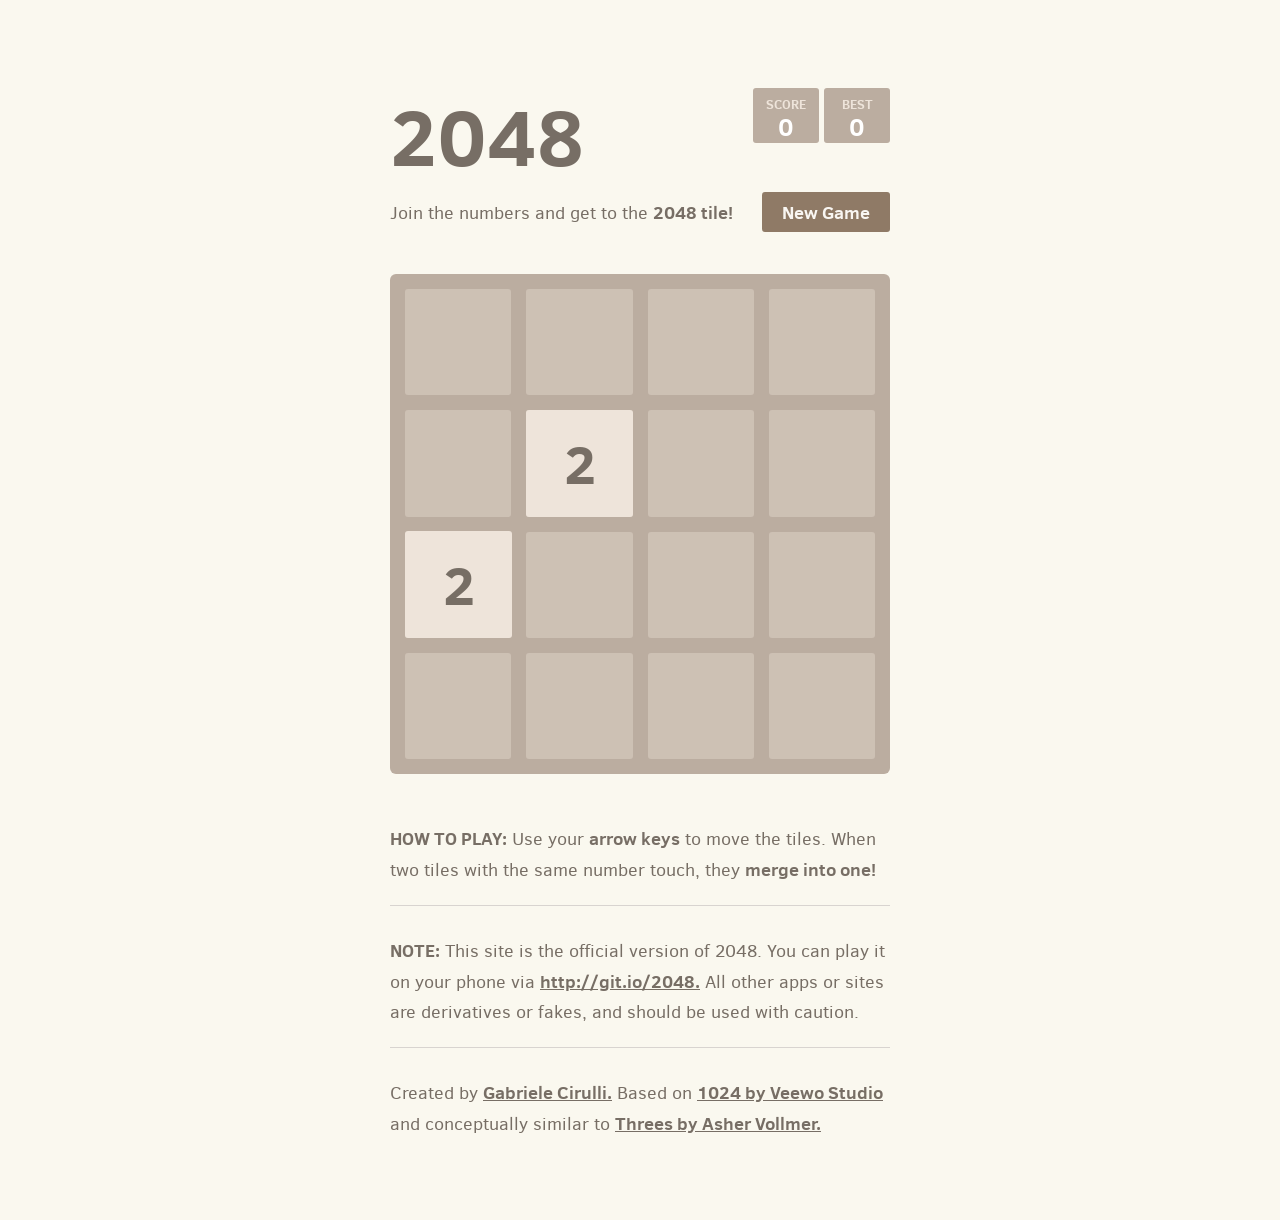
<file: bonus/2048/index.html>
<!DOCTYPE html>
<html>
<head>
  <meta charset="utf-8">
  <title>2048</title>

  <link href="style/main.css" rel="stylesheet" type="text/css">
  <link rel="shortcut icon" href="favicon.ico">
  <link rel="apple-touch-icon" href="meta/apple-touch-icon.png">
  <link rel="apple-touch-startup-image" href="meta/apple-touch-startup-image-640x1096.png" media="(device-width: 320px) and (device-height: 568px) and (-webkit-device-pixel-ratio: 2)"> <!-- iPhone 5+ -->
  <link rel="apple-touch-startup-image" href="meta/apple-touch-startup-image-640x920.png"  media="(device-width: 320px) and (device-height: 480px) and (-webkit-device-pixel-ratio: 2)"> <!-- iPhone, retina -->
  <meta name="apple-mobile-web-app-capable" content="yes">
  <meta name="apple-mobile-web-app-status-bar-style" content="black">

  <meta name="HandheldFriendly" content="True">
  <meta name="MobileOptimized" content="320">
  <meta name="viewport" content="width=device-width, target-densitydpi=160dpi, initial-scale=1.0, maximum-scale=1, user-scalable=no, minimal-ui">
</head>
<body>
  <div class="container">
    <div class="heading">
      <h1 class="title">2048</h1>
      <div class="scores-container">
        <div class="score-container">0</div>
        <div class="best-container">0</div>
      </div>
    </div>

    <div class="above-game">
      <p class="game-intro">Join the numbers and get to the <strong>2048 tile!</strong></p>
      <a class="restart-button">New Game</a>
    </div>

    <div class="game-container">
      <div class="game-message">
        <p></p>
        <div class="lower">
	        <a class="keep-playing-button">Keep going</a>
          <a class="retry-button">Try again</a>
        </div>
      </div>

      <div class="grid-container">
        <div class="grid-row">
          <div class="grid-cell"></div>
          <div class="grid-cell"></div>
          <div class="grid-cell"></div>
          <div class="grid-cell"></div>
        </div>
        <div class="grid-row">
          <div class="grid-cell"></div>
          <div class="grid-cell"></div>
          <div class="grid-cell"></div>
          <div class="grid-cell"></div>
        </div>
        <div class="grid-row">
          <div class="grid-cell"></div>
          <div class="grid-cell"></div>
          <div class="grid-cell"></div>
          <div class="grid-cell"></div>
        </div>
        <div class="grid-row">
          <div class="grid-cell"></div>
          <div class="grid-cell"></div>
          <div class="grid-cell"></div>
          <div class="grid-cell"></div>
        </div>
      </div>

      <div class="tile-container">

      </div>
    </div>

    <p class="game-explanation">
      <strong class="important">How to play:</strong> Use your <strong>arrow keys</strong> to move the tiles. When two tiles with the same number touch, they <strong>merge into one!</strong>
    </p>
    <hr>
    <p>
    <strong class="important">Note:</strong> This site is the official version of 2048. You can play it on your phone via <a href="http://git.io/2048">http://git.io/2048.</a> All other apps or sites are derivatives or fakes, and should be used with caution.
    </p>
    <hr>
    <p>
    Created by <a href="http://gabrielecirulli.com" target="_blank">Gabriele Cirulli.</a> Based on <a href="https://itunes.apple.com/us/app/1024!/id823499224" target="_blank">1024 by Veewo Studio</a> and conceptually similar to <a href="http://asherv.com/threes/" target="_blank">Threes by Asher Vollmer.</a>
    </p>
  </div>

  <script src="js/bind_polyfill.js"></script>
  <script src="js/classlist_polyfill.js"></script>
  <script src="js/animframe_polyfill.js"></script>
  <script src="js/keyboard_input_manager.js"></script>
  <script src="js/html_actuator.js"></script>
  <script src="js/grid.js"></script>
  <script src="js/tile.js"></script>
  <script src="js/local_storage_manager.js"></script>
  <script src="js/game_manager.js"></script>
  <script src="js/application.js"></script>
</body>
</html>
</file>
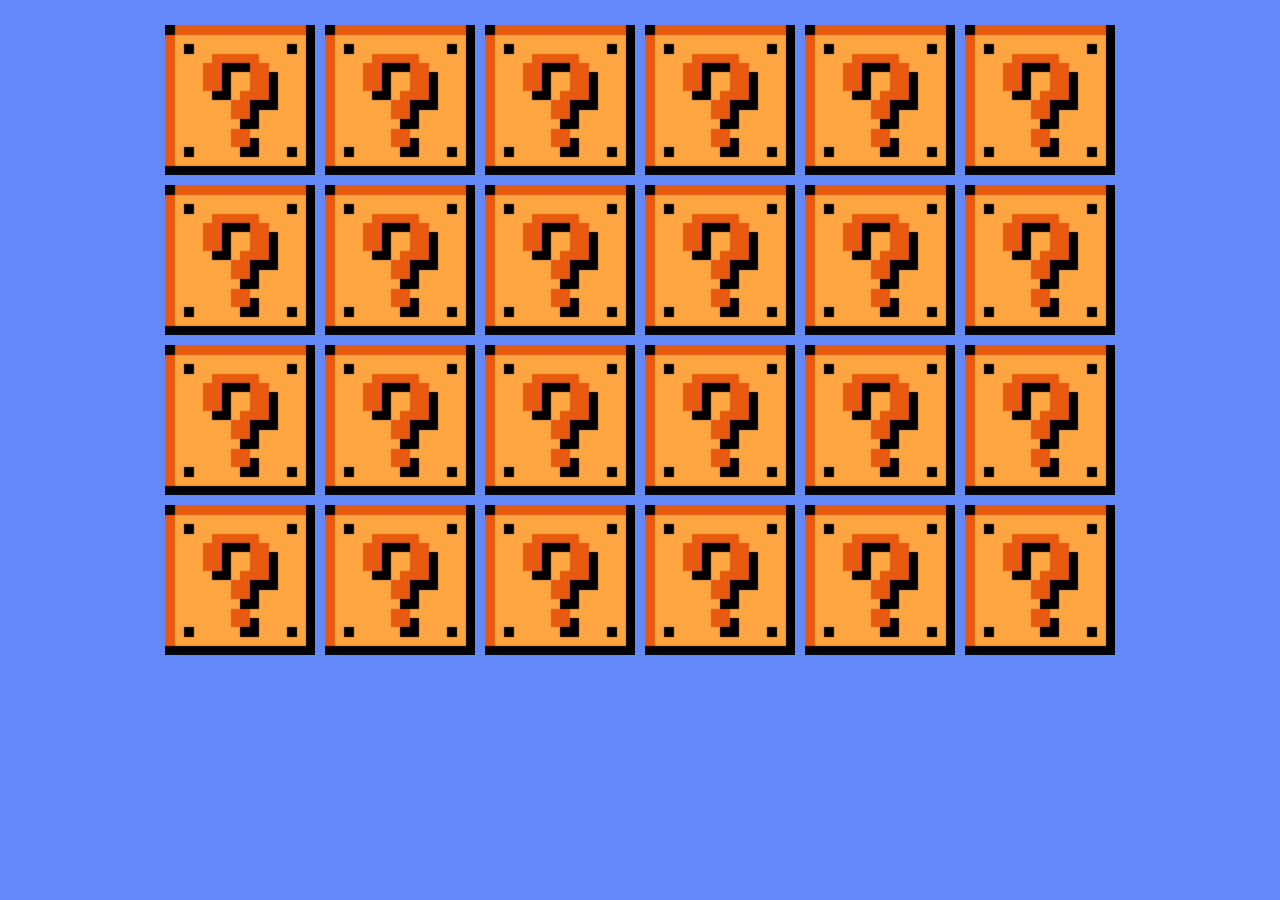
<file: bonus/memory/index.html>
<!doctype html>
<html lang="en">

<head>
  <meta charset="utf-8">
  <meta name="viewport" content="width=device-width, initial-scale=1.0">
  <meta http-equiv="X-UA-Compatible" content="ie=edge">
  
  <title>Memory Game</title>

  <link rel="stylesheet" href="css/style.prefix.css">
  <link rel="icon" type="image/png" href="img/mushroom.png">

</head>

<body>

  <div id="game"></div>

  <script src="js/script.babel.js"></script>
</body>

</html>
</file>
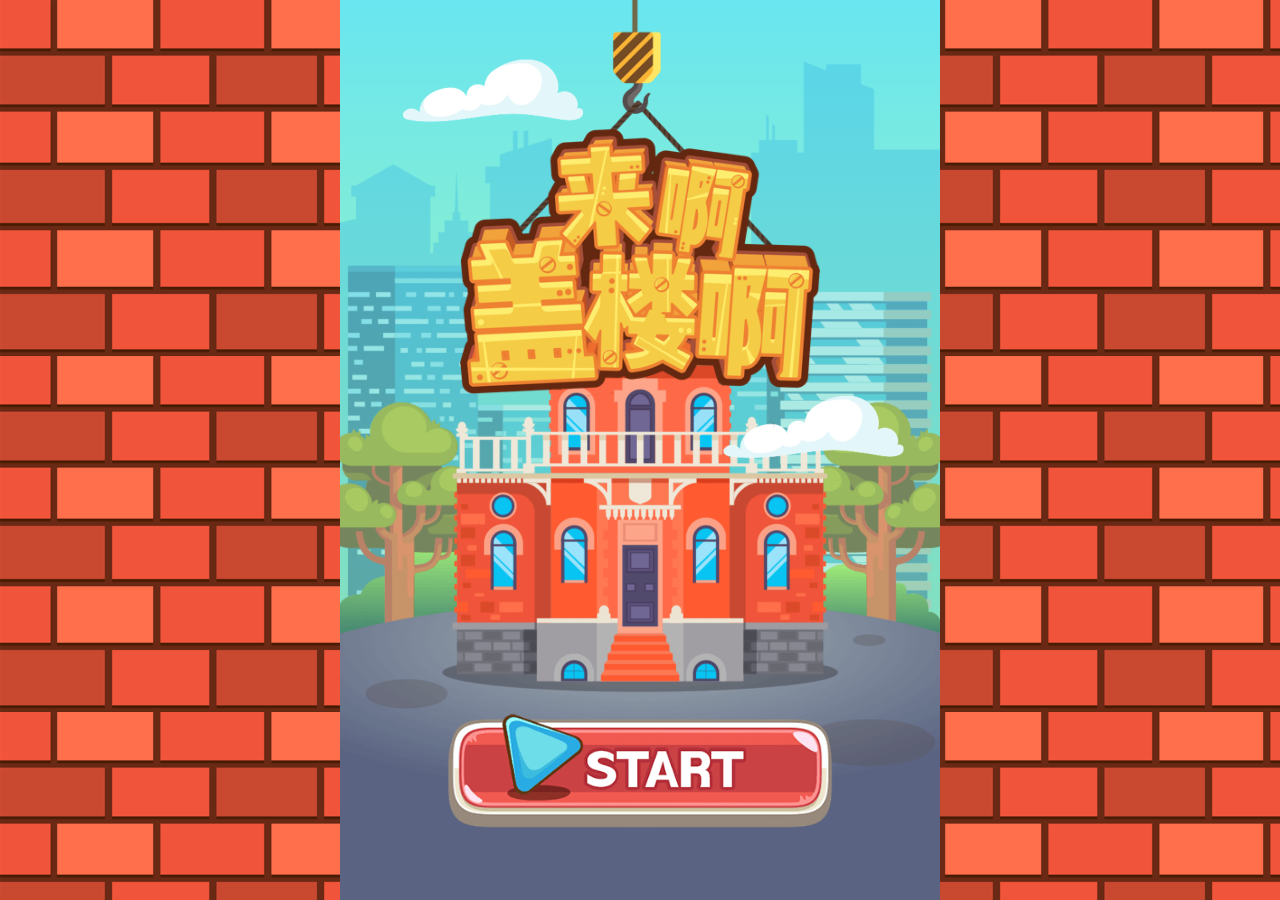
<file: bonus/tower/index.html>
<!DOCTYPE html><html><head><meta charset="UTF-8"><meta name="viewport" content="width=device-width,initial-scale=1,maximum-scale=1,user-scalable=no,minimal-ui"><title>Tower Building</title><link rel="icon" type="image/x-icon" href="./assets/favicon.png"><style>*{margin:0;padding:0}img{width:100%}html{background:#fff;height:100%}body{font-family:"Helvetica Neue",Arial,Helvetica,sans-serif;margin:0 auto;text-align:center;width:100%;height:100%;background:#f95240 url(assets/main-bg.png)}@media screen and (min-height:560px){html{font-size:100px}}@media screen and (min-height:640px){html{font-size:112.5px}}@media screen and (min-height:720px){html{font-size:125px}}@media screen and (min-height:800px){html{font-size:137.5px}}@media screen and (min-height:880px){html{font-size:150px}}@media screen and (min-height:960px){html{font-size:162.5px}}@media screen and (min-height:1040px){html{font-size:180px}}@media screen and (min-height:1200px){html{font-size:200px}}html{font-size:17.6vh}#canvas{position:fixed;left:0;top:0;right:0;bottom:0;margin:auto}a{text-decoration:none}li,ol,ul{list-style-type:none;padding:0;margin:0}.hide{display:none}.clear{clear:both}.loading{background-color:#f05a50;height:100%;width:100%}.loading .main{width:60%;margin:0 auto;color:#fff}.loading .main img{width:60%;margin:1rem auto 0}.loading .main .title{font-size:.3rem}.loading .main .text{font-size:.15rem}.loading .main .bar{height:.12rem;width:100%;border:3px solid #fff;border-radius:.6rem;margin:.1rem 0}.loading .main .bar .sub{height:.1rem;width:98%;margin:.008rem auto 0}.loading .main .bar .percent{height:100%;width:0;background-color:#fff;border-radius:.6rem}.loading .logo{position:absolute;bottom:.3rem;left:0;right:0}.loading .logo img{width:1rem}.content{height:100vh;margin:0 auto;position:relative}.landing .title{width:60%}.landing .logo{width:30%;position:absolute;right:.2rem;top:.2rem}.landing .action-2{position:absolute;bottom:.2rem;width:100%}.landing .start{width:65%}.slideTop{-webkit-animation:st 1s ease-in-out;animation:st 1s ease-in-out}@-webkit-keyframes st{0%{transform:translateZ(0)}100%{transform:translate3d(0,-100%,0)}}@keyframes st{0%{transform:translateZ(0)}100%{transform:translate3d(0,-100%,0)}}.slideBottom{-webkit-animation:sb 1s ease-in-out;animation:sb 1s ease-in-out}@-webkit-keyframes sb{0%{transform:translateZ(0)}100%{transform:translate3d(0,200%,0)}}@keyframes sb{0%{transform:translateZ(0)}100%{transform:translate3d(0,200%,0)}}.swing{-webkit-animation:sw 2s ease-in-out alternate infinite;animation:sw 2s ease-in-out alternate infinite}@-webkit-keyframes sw{0%{transform:rotate(5deg);transform-origin:top center}100%{transform:rotate(-5deg);transform-origin:top center}}@keyframes sw{0%{transform:rotate(5deg);transform-origin:top center}100%{transform:rotate(-5deg);transform-origin:top center}}.modal .mask{background-color:#000;opacity:.6;position:fixed;height:100%;width:100%;top:0;left:0}.modal .modal-content{position:fixed;height:100%;width:90%;margin-top:.3rem;top:0}.modal .main{width:85%;margin:0 auto}.modal .container{position:relative}.modal .bg{width:100%;position:absolute;top:0;left:0}.modal .modal-main{width:100%;position:absolute;top:0;left:0;margin-top:-.4rem}.modal .over-img{width:80%;margin:.8rem auto 0}.modal .over-score{margin-top:-.2rem;font-size:.5rem;color:#ff735c;text-shadow:-2px -2px 0 #fff,2px -2px 0 #fff,-2px 2px 0 #fff,2px 2px 0 #fff}.modal .tip{font-size:.16rem;color:#9b724e}.modal .over-button-b{width:70%;margin:.1rem auto 0}.wxShare{background:#000;position:absolute;top:0;left:0;width:100%;height:100%;z-index:11;opacity:.9}.wxShare img{width:50%;float:right;margin:10px 10px 0 0}@font-face{font-family:wenxue;src:url(assets/wenxue.eot);src:url(assets/wenxue.eot),url(assets/wenxue.woff),url(assets/wenxue.ttf),url(assets/wenxue.svg)}.font-wenxue{font-family:wenxue}</style></head><body><canvas id="canvas" class="hide"></canvas><div class="content"><div class="loading"><div class="main"><img src="./assets/main-loading.gif"><div class="progress"><div class="title font-wenxue">0%</div><div class="bar"><div class="sub"><div class="percent"></div></div></div><div class="text">Loading...</div></div></div></div><div class="landing hide"><div class="action-1"><img src="./assets/main-index-title.png" class="title swing"></div><div class="action-2"><img id="start" src="./assets/main-index-start.png" class="start"></div></div><div id="modal" class="modal hide"><div class="mask"></div><div class="js-modal-content modal-content"><div class="main"><div class="container"><img src="./assets/main-modal-bg.png" class="bg"><div class="modal-main"><div id="over-modal" class="hide js-modal-card"><img src="./assets/main-modal-over.png" class="over-img"><div id="score" class="over-score font-wenxue"></div><div id="over-zero" class="hide"><div class="tip"><p>Try Again!</p><img src="./assets/main-modal-again-b.png" class="over-button-b js-reload"><img src="./assets/main-modal-invite-b.png" class="over-button-b js-invite"></div></div></div></div></div></div></div></div><div class="wxShare hide"><img src="./assets/main-share-icon.png"></div></div><script src="./dist/main.js"></script><script src="./assets/zepto-1.1.6.min.js"></script><script>var domReady, loadFinish, canvasReady, loadError, gameStart, game, score, successCount
  // init window height and width
  var gameWidth = window.innerWidth
  var gameHeight = window.innerHeight
  var ratio = 1.5
  if (gameHeight / gameWidth < ratio) {
    gameWidth = Math.ceil(gameHeight / ratio)
  }
  $('.content').css({ "height": gameHeight + "px", "width": gameWidth + "px" })
  $('.js-modal-content').css({ "width": gameWidth + "px" })

  // loading animation
  function hideLoading() {
    if (domReady && canvasReady) {
      $('#canvas').show()
      loadFinish = true
      setTimeout(function () {
        $('.loading').hide()
        $('.landing').show()
      }, 1000)
    }
  }

  function updateLoading(status) {
    var success = status.success
    var total = status.total
    var failed = status.failed
    if (failed > 0 && !loadError) {
      loadError = true
      alert('Network error... Please try again.')
      return
    }
    var percent = parseInt((success / total) * 100);
    if (percent === 100 && !canvasReady) {
      canvasReady = true
      hideLoading()
    }
    percent = percent > 98 ? 98 : percent
    percent = percent + '%'
    $('.loading .title').text(percent);
    $('.loading .percent').css({
      'width': percent
    })
  }

  function overShowOver() {
    $('#modal').show()
    $('#over-modal').show()
    $('#over-zero').show()
  }

  // game customization options
  const option = {
    width: gameWidth,
    height: gameHeight,
    canvasId: 'canvas',
    soundOn: true,
    setGameScore: function (s) {
      score = s
    },
    setGameSuccess: function (s) {
      successCount = s
    },
    setGameFailed: function (f) {
      $('#score').text(score)
      if (f >= 3) overShowOver()
    }
  }

  // game init with option
  function gameReady() {
    game = TowerGame(option)
    game.load(function () {
      game.init()
      setTimeout(function () {
        game.playBgm()
      })
    }, updateLoading)
  }

  var isWechat = navigator.userAgent.toLowerCase().indexOf("micromessenger") !== -1
  if (isWechat) {
    document.addEventListener("WeixinJSBridgeReady", gameReady, false)
  } else {
    gameReady()
  }

  function indexHide() {
    $('.landing .action-1').addClass('slideTop')
    $('.landing .action-2').addClass('slideBottom')
    setTimeout(function () {
      $('.landing').hide()
    }, 950)
  }

  // click event
  $('#start').on('click', function () {
    if (gameStart) return
    gameStart = true
    setTimeout(function () {
      game.playBgm()
    })
    indexHide()
    setTimeout(game.start, 400)
  })

  $('.js-reload').on('click', function () {
    window.location.href = window.location.href + '?s=' + (+new Date())
  })

  $('.js-invite').on('click', function () {
    $('.wxShare').show()
  })

  $('.wxShare').on('click', function () {
    $('.wxShare').hide()
  })

  // listener
  window.addEventListener('load', function () {
    domReady = true
    hideLoading()
  }, false);</script></body></html>
</file>
<file: bonus/2048/style/main.css>
@import url(fonts/clear-sans.css);
html, body {
  margin: 0;
  padding: 0;
  background: #faf8ef;
  color: #776e65;
  font-family: "Clear Sans", "Helvetica Neue", Arial, sans-serif;
  font-size: 18px; }

body {
  margin: 80px 0; }

.heading:after {
  content: "";
  display: block;
  clear: both; }

h1.title {
  font-size: 80px;
  font-weight: bold;
  margin: 0;
  display: block;
  float: left; }

@-webkit-keyframes move-up {
  0% {
    top: 25px;
    opacity: 1; }

  100% {
    top: -50px;
    opacity: 0; } }
@-moz-keyframes move-up {
  0% {
    top: 25px;
    opacity: 1; }

  100% {
    top: -50px;
    opacity: 0; } }
@keyframes move-up {
  0% {
    top: 25px;
    opacity: 1; }

  100% {
    top: -50px;
    opacity: 0; } }
.scores-container {
  float: right;
  text-align: right; }

.score-container, .best-container {
  position: relative;
  display: inline-block;
  background: #bbada0;
  padding: 15px 25px;
  font-size: 25px;
  height: 25px;
  line-height: 47px;
  font-weight: bold;
  border-radius: 3px;
  color: white;
  margin-top: 8px;
  text-align: center; }
  .score-container:after, .best-container:after {
    position: absolute;
    width: 100%;
    top: 10px;
    left: 0;
    text-transform: uppercase;
    font-size: 13px;
    line-height: 13px;
    text-align: center;
    color: #eee4da; }
  .score-container .score-addition, .best-container .score-addition {
    position: absolute;
    right: 30px;
    color: red;
    font-size: 25px;
    line-height: 25px;
    font-weight: bold;
    color: rgba(119, 110, 101, 0.9);
    z-index: 100;
    -webkit-animation: move-up 600ms ease-in;
    -moz-animation: move-up 600ms ease-in;
    animation: move-up 600ms ease-in;
    -webkit-animation-fill-mode: both;
    -moz-animation-fill-mode: both;
    animation-fill-mode: both; }

.score-container:after {
  content: "Score"; }

.best-container:after {
  content: "Best"; }

p {
  margin-top: 0;
  margin-bottom: 10px;
  line-height: 1.65; }

a {
  color: #776e65;
  font-weight: bold;
  text-decoration: underline;
  cursor: pointer; }

strong.important {
  text-transform: uppercase; }

hr {
  border: none;
  border-bottom: 1px solid #d8d4d0;
  margin-top: 20px;
  margin-bottom: 30px; }

.container {
  width: 500px;
  margin: 0 auto; }

@-webkit-keyframes fade-in {
  0% {
    opacity: 0; }

  100% {
    opacity: 1; } }
@-moz-keyframes fade-in {
  0% {
    opacity: 0; }

  100% {
    opacity: 1; } }
@keyframes fade-in {
  0% {
    opacity: 0; }

  100% {
    opacity: 1; } }
.game-container {
  margin-top: 40px;
  position: relative;
  padding: 15px;
  cursor: default;
  -webkit-touch-callout: none;
  -ms-touch-callout: none;
  -webkit-user-select: none;
  -moz-user-select: none;
  -ms-user-select: none;
  -ms-touch-action: none;
  touch-action: none;
  background: #bbada0;
  border-radius: 6px;
  width: 500px;
  height: 500px;
  -webkit-box-sizing: border-box;
  -moz-box-sizing: border-box;
  box-sizing: border-box; }
  .game-container .game-message {
    display: none;
    position: absolute;
    top: 0;
    right: 0;
    bottom: 0;
    left: 0;
    background: rgba(238, 228, 218, 0.5);
    z-index: 100;
    text-align: center;
    -webkit-animation: fade-in 800ms ease 1200ms;
    -moz-animation: fade-in 800ms ease 1200ms;
    animation: fade-in 800ms ease 1200ms;
    -webkit-animation-fill-mode: both;
    -moz-animation-fill-mode: both;
    animation-fill-mode: both; }
    .game-container .game-message p {
      font-size: 60px;
      font-weight: bold;
      height: 60px;
      line-height: 60px;
      margin-top: 222px; }
    .game-container .game-message .lower {
      display: block;
      margin-top: 59px; }
    .game-container .game-message a {
      display: inline-block;
      background: #8f7a66;
      border-radius: 3px;
      padding: 0 20px;
      text-decoration: none;
      color: #f9f6f2;
      height: 40px;
      line-height: 42px;
      margin-left: 9px; }
      .game-container .game-message a.keep-playing-button {
        display: none; }
    .game-container .game-message.game-won {
      background: rgba(237, 194, 46, 0.5);
      color: #f9f6f2; }
      .game-container .game-message.game-won a.keep-playing-button {
        display: inline-block; }
    .game-container .game-message.game-won, .game-container .game-message.game-over {
      display: block; }

.grid-container {
  position: absolute;
  z-index: 1; }

.grid-row {
  margin-bottom: 15px; }
  .grid-row:last-child {
    margin-bottom: 0; }
  .grid-row:after {
    content: "";
    display: block;
    clear: both; }

.grid-cell {
  width: 106.25px;
  height: 106.25px;
  margin-right: 15px;
  float: left;
  border-radius: 3px;
  background: rgba(238, 228, 218, 0.35); }
  .grid-cell:last-child {
    margin-right: 0; }

.tile-container {
  position: absolute;
  z-index: 2; }

.tile, .tile .tile-inner {
  width: 107px;
  height: 107px;
  line-height: 107px; }
.tile.tile-position-1-1 {
  -webkit-transform: translate(0px, 0px);
  -moz-transform: translate(0px, 0px);
  -ms-transform: translate(0px, 0px);
  transform: translate(0px, 0px); }
.tile.tile-position-1-2 {
  -webkit-transform: translate(0px, 121px);
  -moz-transform: translate(0px, 121px);
  -ms-transform: translate(0px, 121px);
  transform: translate(0px, 121px); }
.tile.tile-position-1-3 {
  -webkit-transform: translate(0px, 242px);
  -moz-transform: translate(0px, 242px);
  -ms-transform: translate(0px, 242px);
  transform: translate(0px, 242px); }
.tile.tile-position-1-4 {
  -webkit-transform: translate(0px, 363px);
  -moz-transform: translate(0px, 363px);
  -ms-transform: translate(0px, 363px);
  transform: translate(0px, 363px); }
.tile.tile-position-2-1 {
  -webkit-transform: translate(121px, 0px);
  -moz-transform: translate(121px, 0px);
  -ms-transform: translate(121px, 0px);
  transform: translate(121px, 0px); }
.tile.tile-position-2-2 {
  -webkit-transform: translate(121px, 121px);
  -moz-transform: translate(121px, 121px);
  -ms-transform: translate(121px, 121px);
  transform: translate(121px, 121px); }
.tile.tile-position-2-3 {
  -webkit-transform: translate(121px, 242px);
  -moz-transform: translate(121px, 242px);
  -ms-transform: translate(121px, 242px);
  transform: translate(121px, 242px); }
.tile.tile-position-2-4 {
  -webkit-transform: translate(121px, 363px);
  -moz-transform: translate(121px, 363px);
  -ms-transform: translate(121px, 363px);
  transform: translate(121px, 363px); }
.tile.tile-position-3-1 {
  -webkit-transform: translate(242px, 0px);
  -moz-transform: translate(242px, 0px);
  -ms-transform: translate(242px, 0px);
  transform: translate(242px, 0px); }
.tile.tile-position-3-2 {
  -webkit-transform: translate(242px, 121px);
  -moz-transform: translate(242px, 121px);
  -ms-transform: translate(242px, 121px);
  transform: translate(242px, 121px); }
.tile.tile-position-3-3 {
  -webkit-transform: translate(242px, 242px);
  -moz-transform: translate(242px, 242px);
  -ms-transform: translate(242px, 242px);
  transform: translate(242px, 242px); }
.tile.tile-position-3-4 {
  -webkit-transform: translate(242px, 363px);
  -moz-transform: translate(242px, 363px);
  -ms-transform: translate(242px, 363px);
  transform: translate(242px, 363px); }
.tile.tile-position-4-1 {
  -webkit-transform: translate(363px, 0px);
  -moz-transform: translate(363px, 0px);
  -ms-transform: translate(363px, 0px);
  transform: translate(363px, 0px); }
.tile.tile-position-4-2 {
  -webkit-transform: translate(363px, 121px);
  -moz-transform: translate(363px, 121px);
  -ms-transform: translate(363px, 121px);
  transform: translate(363px, 121px); }
.tile.tile-position-4-3 {
  -webkit-transform: translate(363px, 242px);
  -moz-transform: translate(363px, 242px);
  -ms-transform: translate(363px, 242px);
  transform: translate(363px, 242px); }
.tile.tile-position-4-4 {
  -webkit-transform: translate(363px, 363px);
  -moz-transform: translate(363px, 363px);
  -ms-transform: translate(363px, 363px);
  transform: translate(363px, 363px); }

.tile {
  position: absolute;
  -webkit-transition: 100ms ease-in-out;
  -moz-transition: 100ms ease-in-out;
  transition: 100ms ease-in-out;
  -webkit-transition-property: -webkit-transform;
  -moz-transition-property: -moz-transform;
  transition-property: transform; }
  .tile .tile-inner {
    border-radius: 3px;
    background: #eee4da;
    text-align: center;
    font-weight: bold;
    z-index: 10;
    font-size: 55px; }
  .tile.tile-2 .tile-inner {
    background: #eee4da;
    box-shadow: 0 0 30px 10px rgba(243, 215, 116, 0), inset 0 0 0 1px rgba(255, 255, 255, 0); }
  .tile.tile-4 .tile-inner {
    background: #ede0c8;
    box-shadow: 0 0 30px 10px rgba(243, 215, 116, 0), inset 0 0 0 1px rgba(255, 255, 255, 0); }
  .tile.tile-8 .tile-inner {
    color: #f9f6f2;
    background: #f2b179; }
  .tile.tile-16 .tile-inner {
    color: #f9f6f2;
    background: #f59563; }
  .tile.tile-32 .tile-inner {
    color: #f9f6f2;
    background: #f67c5f; }
  .tile.tile-64 .tile-inner {
    color: #f9f6f2;
    background: #f65e3b; }
  .tile.tile-128 .tile-inner {
    color: #f9f6f2;
    background: #edcf72;
    box-shadow: 0 0 30px 10px rgba(243, 215, 116, 0.2381), inset 0 0 0 1px rgba(255, 255, 255, 0.14286);
    font-size: 45px; }
    @media screen and (max-width: 520px) {
      .tile.tile-128 .tile-inner {
        font-size: 25px; } }
  .tile.tile-256 .tile-inner {
    color: #f9f6f2;
    background: #edcc61;
    box-shadow: 0 0 30px 10px rgba(243, 215, 116, 0.31746), inset 0 0 0 1px rgba(255, 255, 255, 0.19048);
    font-size: 45px; }
    @media screen and (max-width: 520px) {
      .tile.tile-256 .tile-inner {
        font-size: 25px; } }
  .tile.tile-512 .tile-inner {
    color: #f9f6f2;
    background: #edc850;
    box-shadow: 0 0 30px 10px rgba(243, 215, 116, 0.39683), inset 0 0 0 1px rgba(255, 255, 255, 0.2381);
    font-size: 45px; }
    @media screen and (max-width: 520px) {
      .tile.tile-512 .tile-inner {
        font-size: 25px; } }
  .tile.tile-1024 .tile-inner {
    color: #f9f6f2;
    background: #edc53f;
    box-shadow: 0 0 30px 10px rgba(243, 215, 116, 0.47619), inset 0 0 0 1px rgba(255, 255, 255, 0.28571);
    font-size: 35px; }
    @media screen and (max-width: 520px) {
      .tile.tile-1024 .tile-inner {
        font-size: 15px; } }
  .tile.tile-2048 .tile-inner {
    color: #f9f6f2;
    background: #edc22e;
    box-shadow: 0 0 30px 10px rgba(243, 215, 116, 0.55556), inset 0 0 0 1px rgba(255, 255, 255, 0.33333);
    font-size: 35px; }
    @media screen and (max-width: 520px) {
      .tile.tile-2048 .tile-inner {
        font-size: 15px; } }
  .tile.tile-super .tile-inner {
    color: #f9f6f2;
    background: #3c3a32;
    font-size: 30px; }
    @media screen and (max-width: 520px) {
      .tile.tile-super .tile-inner {
        font-size: 10px; } }

@-webkit-keyframes appear {
  0% {
    opacity: 0;
    -webkit-transform: scale(0);
    -moz-transform: scale(0);
    -ms-transform: scale(0);
    transform: scale(0); }

  100% {
    opacity: 1;
    -webkit-transform: scale(1);
    -moz-transform: scale(1);
    -ms-transform: scale(1);
    transform: scale(1); } }
@-moz-keyframes appear {
  0% {
    opacity: 0;
    -webkit-transform: scale(0);
    -moz-transform: scale(0);
    -ms-transform: scale(0);
    transform: scale(0); }

  100% {
    opacity: 1;
    -webkit-transform: scale(1);
    -moz-transform: scale(1);
    -ms-transform: scale(1);
    transform: scale(1); } }
@keyframes appear {
  0% {
    opacity: 0;
    -webkit-transform: scale(0);
    -moz-transform: scale(0);
    -ms-transform: scale(0);
    transform: scale(0); }

  100% {
    opacity: 1;
    -webkit-transform: scale(1);
    -moz-transform: scale(1);
    -ms-transform: scale(1);
    transform: scale(1); } }
.tile-new .tile-inner {
  -webkit-animation: appear 200ms ease 100ms;
  -moz-animation: appear 200ms ease 100ms;
  animation: appear 200ms ease 100ms;
  -webkit-animation-fill-mode: backwards;
  -moz-animation-fill-mode: backwards;
  animation-fill-mode: backwards; }

@-webkit-keyframes pop {
  0% {
    -webkit-transform: scale(0);
    -moz-transform: scale(0);
    -ms-transform: scale(0);
    transform: scale(0); }

  50% {
    -webkit-transform: scale(1.2);
    -moz-transform: scale(1.2);
    -ms-transform: scale(1.2);
    transform: scale(1.2); }

  100% {
    -webkit-transform: scale(1);
    -moz-transform: scale(1);
    -ms-transform: scale(1);
    transform: scale(1); } }
@-moz-keyframes pop {
  0% {
    -webkit-transform: scale(0);
    -moz-transform: scale(0);
    -ms-transform: scale(0);
    transform: scale(0); }

  50% {
    -webkit-transform: scale(1.2);
    -moz-transform: scale(1.2);
    -ms-transform: scale(1.2);
    transform: scale(1.2); }

  100% {
    -webkit-transform: scale(1);
    -moz-transform: scale(1);
    -ms-transform: scale(1);
    transform: scale(1); } }
@keyframes pop {
  0% {
    -webkit-transform: scale(0);
    -moz-transform: scale(0);
    -ms-transform: scale(0);
    transform: scale(0); }

  50% {
    -webkit-transform: scale(1.2);
    -moz-transform: scale(1.2);
    -ms-transform: scale(1.2);
    transform: scale(1.2); }

  100% {
    -webkit-transform: scale(1);
    -moz-transform: scale(1);
    -ms-transform: scale(1);
    transform: scale(1); } }
.tile-merged .tile-inner {
  z-index: 20;
  -webkit-animation: pop 200ms ease 100ms;
  -moz-animation: pop 200ms ease 100ms;
  animation: pop 200ms ease 100ms;
  -webkit-animation-fill-mode: backwards;
  -moz-animation-fill-mode: backwards;
  animation-fill-mode: backwards; }

.above-game:after {
  content: "";
  display: block;
  clear: both; }

.game-intro {
  float: left;
  line-height: 42px;
  margin-bottom: 0; }

.restart-button {
  display: inline-block;
  background: #8f7a66;
  border-radius: 3px;
  padding: 0 20px;
  text-decoration: none;
  color: #f9f6f2;
  height: 40px;
  line-height: 42px;
  display: block;
  text-align: center;
  float: right; }

.game-explanation {
  margin-top: 50px; }

@media screen and (max-width: 520px) {
  html, body {
    font-size: 15px; }

  body {
    margin: 20px 0;
    padding: 0 20px; }

  h1.title {
    font-size: 27px;
    margin-top: 15px; }

  .container {
    width: 280px;
    margin: 0 auto; }

  .score-container, .best-container {
    margin-top: 0;
    padding: 15px 10px;
    min-width: 40px; }

  .heading {
    margin-bottom: 10px; }

  .game-intro {
    width: 55%;
    display: block;
    box-sizing: border-box;
    line-height: 1.65; }

  .restart-button {
    width: 42%;
    padding: 0;
    display: block;
    box-sizing: border-box;
    margin-top: 2px; }

  .game-container {
    margin-top: 17px;
    position: relative;
    padding: 10px;
    cursor: default;
    -webkit-touch-callout: none;
    -ms-touch-callout: none;
    -webkit-user-select: none;
    -moz-user-select: none;
    -ms-user-select: none;
    -ms-touch-action: none;
    touch-action: none;
    background: #bbada0;
    border-radius: 6px;
    width: 280px;
    height: 280px;
    -webkit-box-sizing: border-box;
    -moz-box-sizing: border-box;
    box-sizing: border-box; }
    .game-container .game-message {
      display: none;
      position: absolute;
      top: 0;
      right: 0;
      bottom: 0;
      left: 0;
      background: rgba(238, 228, 218, 0.5);
      z-index: 100;
      text-align: center;
      -webkit-animation: fade-in 800ms ease 1200ms;
      -moz-animation: fade-in 800ms ease 1200ms;
      animation: fade-in 800ms ease 1200ms;
      -webkit-animation-fill-mode: both;
      -moz-animation-fill-mode: both;
      animation-fill-mode: both; }
      .game-container .game-message p {
        font-size: 60px;
        font-weight: bold;
        height: 60px;
        line-height: 60px;
        margin-top: 222px; }
      .game-container .game-message .lower {
        display: block;
        margin-top: 59px; }
      .game-container .game-message a {
        display: inline-block;
        background: #8f7a66;
        border-radius: 3px;
        padding: 0 20px;
        text-decoration: none;
        color: #f9f6f2;
        height: 40px;
        line-height: 42px;
        margin-left: 9px; }
        .game-container .game-message a.keep-playing-button {
          display: none; }
      .game-container .game-message.game-won {
        background: rgba(237, 194, 46, 0.5);
        color: #f9f6f2; }
        .game-container .game-message.game-won a.keep-playing-button {
          display: inline-block; }
      .game-container .game-message.game-won, .game-container .game-message.game-over {
        display: block; }

  .grid-container {
    position: absolute;
    z-index: 1; }

  .grid-row {
    margin-bottom: 10px; }
    .grid-row:last-child {
      margin-bottom: 0; }
    .grid-row:after {
      content: "";
      display: block;
      clear: both; }

  .grid-cell {
    width: 57.5px;
    height: 57.5px;
    margin-right: 10px;
    float: left;
    border-radius: 3px;
    background: rgba(238, 228, 218, 0.35); }
    .grid-cell:last-child {
      margin-right: 0; }

  .tile-container {
    position: absolute;
    z-index: 2; }

  .tile, .tile .tile-inner {
    width: 58px;
    height: 58px;
    line-height: 58px; }
  .tile.tile-position-1-1 {
    -webkit-transform: translate(0px, 0px);
    -moz-transform: translate(0px, 0px);
    -ms-transform: translate(0px, 0px);
    transform: translate(0px, 0px); }
  .tile.tile-position-1-2 {
    -webkit-transform: translate(0px, 67px);
    -moz-transform: translate(0px, 67px);
    -ms-transform: translate(0px, 67px);
    transform: translate(0px, 67px); }
  .tile.tile-position-1-3 {
    -webkit-transform: translate(0px, 135px);
    -moz-transform: translate(0px, 135px);
    -ms-transform: translate(0px, 135px);
    transform: translate(0px, 135px); }
  .tile.tile-position-1-4 {
    -webkit-transform: translate(0px, 202px);
    -moz-transform: translate(0px, 202px);
    -ms-transform: translate(0px, 202px);
    transform: translate(0px, 202px); }
  .tile.tile-position-2-1 {
    -webkit-transform: translate(67px, 0px);
    -moz-transform: translate(67px, 0px);
    -ms-transform: translate(67px, 0px);
    transform: translate(67px, 0px); }
  .tile.tile-position-2-2 {
    -webkit-transform: translate(67px, 67px);
    -moz-transform: translate(67px, 67px);
    -ms-transform: translate(67px, 67px);
    transform: translate(67px, 67px); }
  .tile.tile-position-2-3 {
    -webkit-transform: translate(67px, 135px);
    -moz-transform: translate(67px, 135px);
    -ms-transform: translate(67px, 135px);
    transform: translate(67px, 135px); }
  .tile.tile-position-2-4 {
    -webkit-transform: translate(67px, 202px);
    -moz-transform: translate(67px, 202px);
    -ms-transform: translate(67px, 202px);
    transform: translate(67px, 202px); }
  .tile.tile-position-3-1 {
    -webkit-transform: translate(135px, 0px);
    -moz-transform: translate(135px, 0px);
    -ms-transform: translate(135px, 0px);
    transform: translate(135px, 0px); }
  .tile.tile-position-3-2 {
    -webkit-transform: translate(135px, 67px);
    -moz-transform: translate(135px, 67px);
    -ms-transform: translate(135px, 67px);
    transform: translate(135px, 67px); }
  .tile.tile-position-3-3 {
    -webkit-transform: translate(135px, 135px);
    -moz-transform: translate(135px, 135px);
    -ms-transform: translate(135px, 135px);
    transform: translate(135px, 135px); }
  .tile.tile-position-3-4 {
    -webkit-transform: translate(135px, 202px);
    -moz-transform: translate(135px, 202px);
    -ms-transform: translate(135px, 202px);
    transform: translate(135px, 202px); }
  .tile.tile-position-4-1 {
    -webkit-transform: translate(202px, 0px);
    -moz-transform: translate(202px, 0px);
    -ms-transform: translate(202px, 0px);
    transform: translate(202px, 0px); }
  .tile.tile-position-4-2 {
    -webkit-transform: translate(202px, 67px);
    -moz-transform: translate(202px, 67px);
    -ms-transform: translate(202px, 67px);
    transform: translate(202px, 67px); }
  .tile.tile-position-4-3 {
    -webkit-transform: translate(202px, 135px);
    -moz-transform: translate(202px, 135px);
    -ms-transform: translate(202px, 135px);
    transform: translate(202px, 135px); }
  .tile.tile-position-4-4 {
    -webkit-transform: translate(202px, 202px);
    -moz-transform: translate(202px, 202px);
    -ms-transform: translate(202px, 202px);
    transform: translate(202px, 202px); }

  .tile .tile-inner {
    font-size: 35px; }

  .game-message p {
    font-size: 30px !important;
    height: 30px !important;
    line-height: 30px !important;
    margin-top: 90px !important; }
  .game-message .lower {
    margin-top: 30px !important; } }
</file>
<file: bonus/memory/css/style.prefix.css>
*,
*::before,
*::after {
  -webkit-box-sizing: border-box;
          box-sizing: border-box;
}

body {
  margin: 20px 0;
  background: #6589F9;
}

.grid {
  max-width: 960px;
  margin: 0 auto;
  display: -webkit-box;
  display: -ms-flexbox;
  display: flex;
  -ms-flex-wrap: wrap;
      flex-wrap: wrap;
  -webkit-box-pack: space-evenly;
      -ms-flex-pack: space-evenly;
          justify-content: space-evenly;
}

.card {
  position: relative;
  -webkit-transition: all .4s linear;
  -o-transition: all .4s linear;
  transition: all .4s linear;
  -webkit-transform-style: preserve-3d;
          transform-style: preserve-3d;
  margin: 5px;
}

.card,
.back,
.front {
  height: 150px;
  width: 150px;
}

.back,
.front {
  position: absolute;
  -webkit-backface-visibility: hidden;
          backface-visibility: hidden;
}

.front {
  background: #FAB942 url('../img/question.gif') no-repeat center center / contain;
}

.back {
  -webkit-transform: rotateY(180deg);
          transform: rotateY(180deg);
  background-color: #6589F9;
  background-size: contain;
  background-repeat: no-repeat;
  background-position: center center;
}

.selected {
  -webkit-transform: rotateY(180deg);
          transform: rotateY(180deg);
}

.match .front {
  background: #6589F9 !important;
}
</file>
